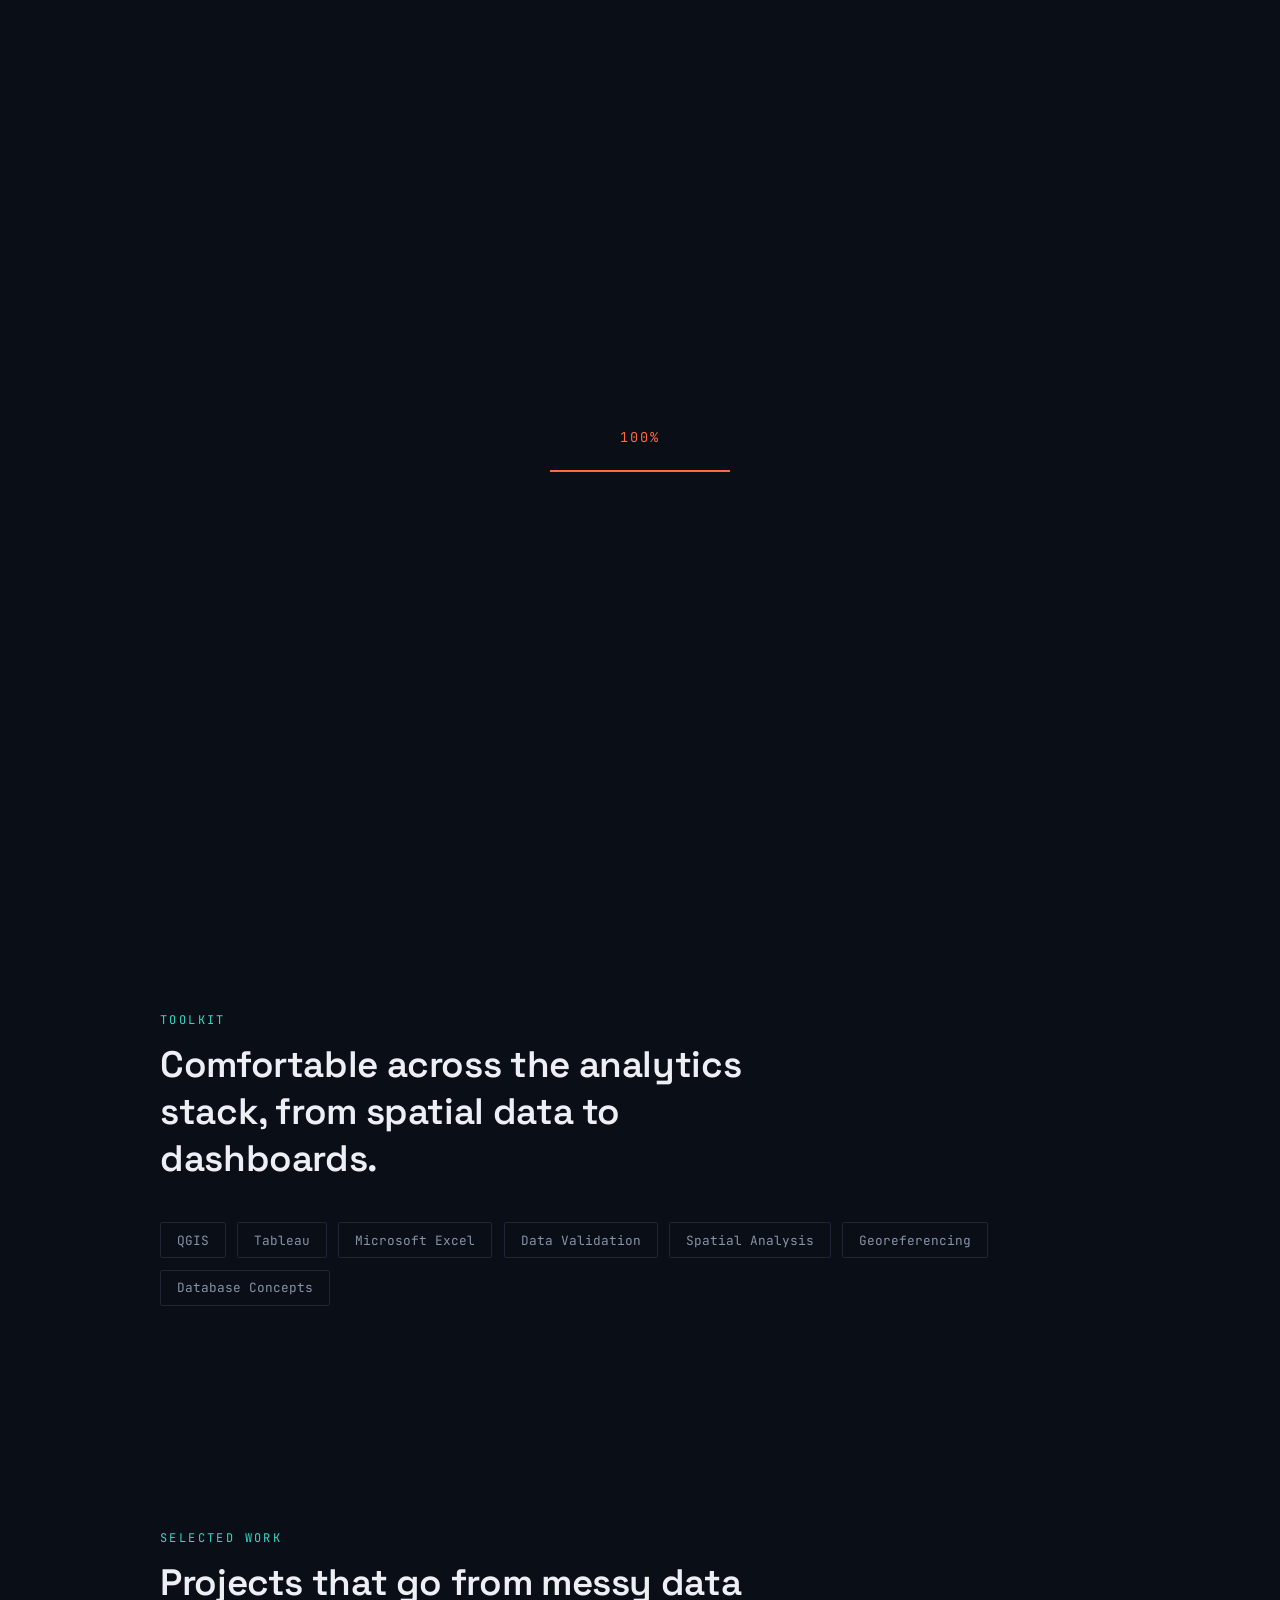
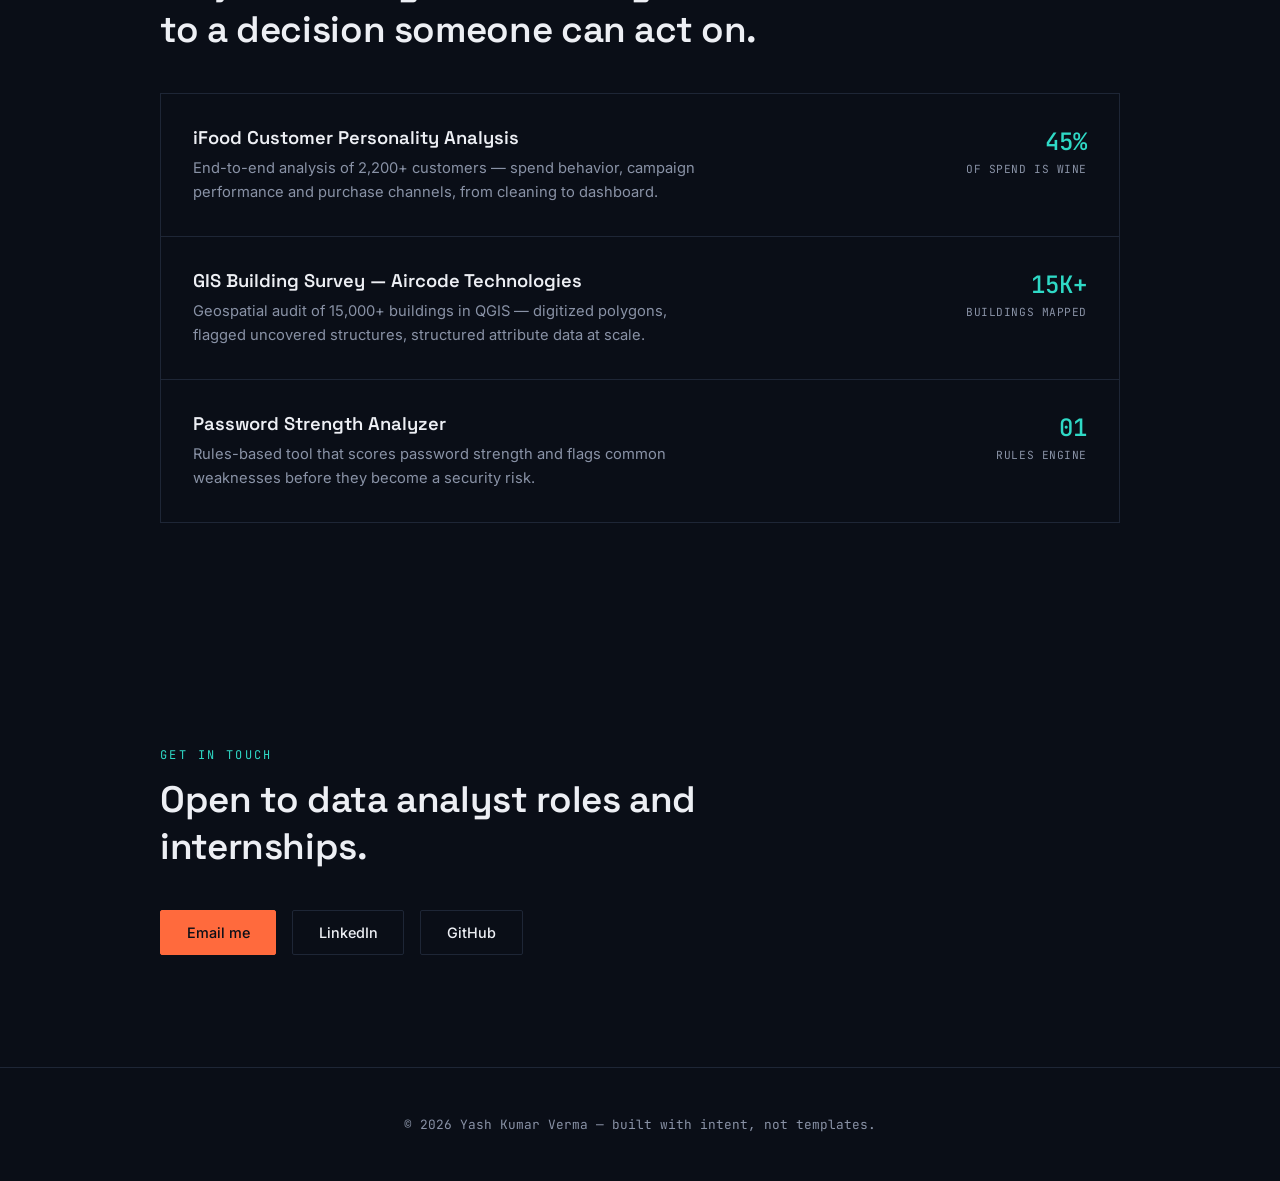
<file: index.html.html>
<!DOCTYPE html>
<html lang="en">
<head>
<meta charset="UTF-8">
<meta name="viewport" content="width=device-width, initial-scale=1.0">
<title>Yash Kumar Verma — Data Analyst</title>
<link rel="preconnect" href="https://fonts.googleapis.com">
<link href="https://fonts.googleapis.com/css2?family=Space+Grotesk:wght@400;500;600;700&family=JetBrains+Mono:wght@400;500&family=Inter:wght@400;500&display=swap" rel="stylesheet">
<style>
  :root{
    --bg:#0A0E17;
    --bg-soft:#0F1522;
    --ember:#FF6A3D;
    --ember-deep:#C4451F;
    --ember-hot:#FFC26B;
    --teal:#2FD9C6;
    --ink:#EDEFF4;
    --ink-dim:#8992A6;
    --line:#1E2636;
    --m1:#141C2E;
    --m2:#0E1524;
    --m3:#090D16;
  }
  *{margin:0;padding:0;box-sizing:border-box;}
  html{scroll-behavior:smooth;}
  body{
    background:var(--bg);
    color:var(--ink);
    font-family:'Inter',sans-serif;
    overflow-x:hidden;
  }
  @media (prefers-reduced-motion: reduce){
    *{animation-duration:0.01ms !important; animation-iteration-count:1 !important; transition-duration:0.01ms !important; scroll-behavior:auto !important;}
  }

  /* ===== LOADER ===== */
  #loader{
    position:fixed; inset:0; background:var(--bg);
    display:flex; flex-direction:column; align-items:center; justify-content:center;
    z-index:999; gap:1.5rem; transition:opacity .6s ease, visibility .6s ease;
  }
  #loader.hide{opacity:0; visibility:hidden; pointer-events:none;}
  #loader-pct{
    font-family:'JetBrains Mono',monospace; font-size:.85rem; letter-spacing:.15em;
    color:var(--ember); text-transform:uppercase;
  }
  #loader-bar{width:180px; height:2px; background:var(--line); position:relative; overflow:hidden;}
  #loader-fill{position:absolute; left:0; top:0; height:100%; width:0%; background:var(--ember);}

  /* ===== NAV ===== */
  nav{
    position:fixed; top:0; left:0; right:0; z-index:100;
    display:flex; justify-content:space-between; align-items:center;
    padding:1.4rem 2.5rem; backdrop-filter:blur(8px);
    background:rgba(10,14,23,.7); border-bottom:1px solid var(--line);
    opacity:0; transform:translateY(-12px);
    transition:opacity .6s ease, transform .6s ease;
  }
  nav.show{opacity:1; transform:translateY(0);}
  .logo{font-family:'Space Grotesk',sans-serif; font-weight:700; font-size:1.05rem; letter-spacing:-.02em;}
  .logo span{color:var(--ember);}
  .navlinks{display:flex; gap:2rem; font-size:.85rem; color:var(--ink-dim);}
  .navlinks a{color:inherit; text-decoration:none; position:relative;}
  .navlinks a::after{
    content:''; position:absolute; left:0; bottom:-4px; width:0; height:1px;
    background:var(--ember); transition:width .3s ease;
  }
  .navlinks a:hover{color:var(--ink);}
  .navlinks a:hover::after{width:100%;}

  /* ===== HERO SCENE ===== */
  .hero{
    min-height:100vh; position:relative; overflow:hidden;
    display:flex; flex-direction:column; align-items:center; justify-content:flex-end;
    padding:0 1.5rem 4rem;
  }
  .sky{
    position:absolute; inset:0; z-index:0;
    background:radial-gradient(ellipse at 68% 62%, #2a1a12 0%, var(--bg) 55%, var(--bg) 100%);
  }
  #scene{
    position:absolute; inset:0; width:100%; height:100%; z-index:1;
  }
  .mtn-layer{ transition:none; }
  #stars circle{ animation:twinkle 4s ease-in-out infinite; }
  @keyframes twinkle{ 0%,100%{opacity:.15;} 50%{opacity:.7;} }

  #dragon-cursor-svg{
    position:fixed; inset:0; width:100%; height:100%;
    z-index:300; pointer-events:none;
  }

  .eyebrow{
    font-family:'JetBrains Mono',monospace; font-size:.75rem; letter-spacing:.2em;
    color:var(--teal); text-transform:uppercase; margin-bottom:1rem;
    opacity:0; transform:translateY(10px); z-index:2; position:relative;
  }
  h1{
    font-family:'Space Grotesk',sans-serif; font-weight:700;
    font-size:clamp(2.2rem, 6.5vw, 4.2rem); line-height:1.02; letter-spacing:-.02em;
    z-index:2; position:relative; text-align:center;
  }
  h1 .line{display:block; overflow:hidden;}
  h1 .line span{display:inline-block; opacity:0; transform:translateY(110%);}
  h1 .accent{color:var(--ember);}
  .subhead{
    margin-top:1.3rem; max-width:480px; color:var(--ink-dim); font-size:1.02rem; line-height:1.6;
    opacity:0; transform:translateY(10px); z-index:2; position:relative; text-align:center;
  }
  .hero-cta{
    margin-top:2.2rem; display:flex; gap:1rem; z-index:2; position:relative;
    opacity:0; transform:translateY(10px);
  }
  .btn{
    font-family:'Inter',sans-serif; font-size:.9rem; font-weight:500;
    padding:.8rem 1.6rem; border-radius:2px; text-decoration:none;
    transition:transform .25s ease, background .25s ease, color .25s ease;
    border:1px solid var(--line);
  }
  .btn-fill{background:var(--ember); color:#0A0E17; border-color:var(--ember);}
  .btn-fill:hover{transform:translateY(-2px); background:#ff8158;}
  .btn-outline{color:var(--ink); }
  .btn-outline:hover{transform:translateY(-2px); border-color:var(--ink-dim);}

  /* ===== SECTION SHELL ===== */
  section:not(.hero){padding:7rem 2.5rem; max-width:1040px; margin:0 auto;}
  .kicker{
    font-family:'JetBrains Mono',monospace; font-size:.75rem; color:var(--teal);
    letter-spacing:.2em; text-transform:uppercase; margin-bottom:.8rem;
  }
  h2{
    font-family:'Space Grotesk',sans-serif; font-size:clamp(1.6rem,3.5vw,2.3rem);
    font-weight:600; letter-spacing:-.01em; margin-bottom:2.5rem; max-width:600px;
  }
  .reveal{opacity:0; transform:translateY(28px); transition:opacity .7s ease, transform .7s ease;}
  .reveal.in{opacity:1; transform:translateY(0);}
  .reveal-stagger > *{opacity:0; transform:translateY(24px); transition:opacity .6s ease, transform .6s ease;}
  .reveal-stagger.in > *{opacity:1; transform:translateY(0);}
  .reveal-stagger.in > *:nth-child(1){transition-delay:.05s;}
  .reveal-stagger.in > *:nth-child(2){transition-delay:.15s;}
  .reveal-stagger.in > *:nth-child(3){transition-delay:.25s;}
  .reveal-stagger.in > *:nth-child(4){transition-delay:.35s;}

  /* ===== SKILLS ===== */
  .tags{display:flex; flex-wrap:wrap; gap:.7rem;}
  .tag{
    font-family:'JetBrains Mono',monospace; font-size:.8rem;
    border:1px solid var(--line); padding:.55rem 1rem; border-radius:2px;
    color:var(--ink-dim); transition:border-color .25s ease, color .25s ease, transform .25s ease;
  }
  .tag:hover{border-color:var(--ember); color:var(--ink); transform:translateY(-2px);}

  /* ===== PROJECTS ===== */
  .projects{display:flex; flex-direction:column; gap:1px; background:var(--line); border:1px solid var(--line);}
  .project{
    background:var(--bg); padding:2rem; display:grid; grid-template-columns:1fr auto;
    gap:1.5rem; align-items:start; transition:background .3s ease;
  }
  .project:hover{background:var(--bg-soft);}
  .project h3{font-family:'Space Grotesk',sans-serif; font-size:1.15rem; font-weight:600; margin-bottom:.5rem;}
  .project p{color:var(--ink-dim); font-size:.92rem; line-height:1.6; max-width:520px;}
  .stat{ font-family:'JetBrains Mono',monospace; text-align:right; white-space:nowrap; }
  .stat b{display:block; font-size:1.5rem; color:var(--teal); font-weight:500;}
  .stat small{color:var(--ink-dim); font-size:.7rem; letter-spacing:.05em;}
  @media (max-width:640px){ .project{grid-template-columns:1fr;} .stat{text-align:left;} }

  footer{
    padding:3rem 2.5rem; text-align:center; color:var(--ink-dim);
    font-family:'JetBrains Mono',monospace; font-size:.8rem; border-top:1px solid var(--line);
  }

  /* ===== QUICK MESSAGE WIDGET ===== */
  #qm-toggle{
    position:fixed; bottom:1.8rem; right:1.8rem; z-index:200;
    width:56px; height:56px; border-radius:50%;
    background:var(--ember); border:none; cursor:pointer;
    display:flex; align-items:center; justify-content:center;
    box-shadow:0 4px 18px rgba(255,106,61,.35);
    transition:transform .25s ease, background .25s ease;
  }
  #qm-toggle:hover{ transform:translateY(-3px) scale(1.04); background:#ff8158; }
  #qm-toggle svg{ width:24px; height:24px; stroke:#0A0E17; }
  #qm-toggle .qm-close-icon{ display:none; }
  #qm-toggle.open .qm-chat-icon{ display:none; }
  #qm-toggle.open .qm-close-icon{ display:block; }

  #qm-panel{
    position:fixed; bottom:5.4rem; right:1.8rem; z-index:200;
    width:300px; max-width:calc(100vw - 3.2rem);
    background:var(--bg-soft); border:1px solid var(--line); border-radius:6px;
    box-shadow:0 12px 40px rgba(0,0,0,.5);
    opacity:0; transform:translateY(16px) scale(.97); pointer-events:none;
    transition:opacity .25s ease, transform .25s ease;
    overflow:hidden;
  }
  #qm-panel.open{ opacity:1; transform:translateY(0) scale(1); pointer-events:auto; }
  #qm-header{
    padding:1rem 1.2rem; border-bottom:1px solid var(--line);
    font-family:'Space Grotesk',sans-serif; font-weight:600; font-size:.95rem;
  }
  #qm-header span{ display:block; font-family:'JetBrains Mono',monospace; font-weight:400; font-size:.72rem; color:var(--ink-dim); margin-top:.2rem; }
  #qm-form{ padding:1.1rem 1.2rem 1.3rem; display:flex; flex-direction:column; gap:.7rem; }
  #qm-form input, #qm-form textarea{
    background:var(--bg); border:1px solid var(--line); color:var(--ink);
    font-family:'Inter',sans-serif; font-size:.85rem; padding:.65rem .8rem; border-radius:3px;
    resize:none; outline:none; transition:border-color .2s ease;
  }
  #qm-form input:focus, #qm-form textarea:focus{ border-color:var(--ember); }
  #qm-form button{
    font-family:'Inter',sans-serif; font-weight:500; font-size:.85rem;
    background:var(--ember); color:#0A0E17; border:none; padding:.7rem; border-radius:3px;
    cursor:pointer; transition:background .2s ease;
  }
  #qm-form button:hover{ background:#ff8158; }
</style>
</head>
<body>

<div id="loader">
  <div id="loader-pct">00%</div>
  <div id="loader-bar"><div id="loader-fill"></div></div>
</div>

<nav id="nav">
  <div class="logo">yash<span>.</span>verma</div>
  <div class="navlinks">
    <a href="#work">Work</a>
    <a href="#skills">Skills</a>
    <a href="#contact">Contact</a>
    <a href="https://github.com/yashverma1611" target="_blank">GitHub</a>
  </div>
</nav>

<section class="hero">
  <div class="sky"></div>

  <svg id="scene" viewBox="0 0 1000 620" preserveAspectRatio="xMidYMax slice">
    <defs>
      <linearGradient id="gradFlame" x1="0%" y1="0%" x2="100%" y2="50%">
        <stop offset="0%" stop-color="#FFC26B"/>
        <stop offset="45%" stop-color="#FF6A3D"/>
        <stop offset="100%" stop-color="#C4451F" stop-opacity="0"/>
      </linearGradient>
      <linearGradient id="gradBody" x1="0%" y1="0%" x2="100%" y2="100%">
        <stop offset="0%" stop-color="#1B2338"/>
        <stop offset="100%" stop-color="#0C1120"/>
      </linearGradient>
      <linearGradient id="gradWing" x1="0%" y1="0%" x2="100%" y2="100%">
        <stop offset="0%" stop-color="#FF7A50"/>
        <stop offset="65%" stop-color="#C4451F"/>
        <stop offset="100%" stop-color="#5A2313"/>
      </linearGradient>
      <filter id="softGlow" x="-60%" y="-60%" width="220%" height="220%">
        <feGaussianBlur stdDeviation="8" result="blur"/>
        <feMerge>
          <feMergeNode in="blur"/>
          <feMergeNode in="SourceGraphic"/>
        </feMerge>
      </filter>
    </defs>

    <!-- stars -->
    <g id="stars">
      <circle cx="60" cy="60" r="1.4" fill="#fff"/>
      <circle cx="160" cy="110" r="1" fill="#fff"/>
      <circle cx="240" cy="50" r="1.6" fill="#fff"/>
      <circle cx="340" cy="130" r="1" fill="#fff"/>
      <circle cx="80" cy="180" r="1.2" fill="#fff"/>
      <circle cx="420" cy="70" r="1" fill="#fff"/>
      <circle cx="900" cy="90" r="1.4" fill="#fff"/>
      <circle cx="820" cy="140" r="1" fill="#fff"/>
      <circle cx="960" cy="60" r="1.2" fill="#fff"/>
      <circle cx="700" cy="40" r="1" fill="#fff"/>
    </g>

    <!-- mountain layers (parallax) -->
    <path class="mtn-layer" data-speed="0.15" fill="var(--m1)" d="M0 420 L120 320 220 380 320 300 420 400 520 330 620 410 720 320 820 390 920 310 1000 380 1000 620 0 620 Z"/>
    <path class="mtn-layer" data-speed="0.3" fill="var(--m2)" d="M0 470 L100 400 200 450 300 390 420 460 540 400 660 470 780 410 900 460 1000 420 1000 620 0 620 Z"/>
    <path class="mtn-layer" data-speed="0.5" fill="var(--m3)" d="M0 540 L140 480 260 530 380 470 520 540 660 480 800 530 900 490 1000 520 1000 620 0 620 Z"/>
  </svg>


  <div class="eyebrow" id="eyebrow">Data Analyst · Lucknow, India</div>
  <h1>
    <span class="line"><span>Yash Kumar</span></span>
    <span class="line"><span class="accent">Verma.</span></span>
  </h1>
  <p class="subhead">I turn raw datasets into structured insight — QGIS, Tableau and Excel, sharpened through real-world GIS and analytics work.</p>
  <div class="hero-cta">
    <a class="btn btn-fill" href="#work">View projects</a>
    <a class="btn btn-outline" href="#contact">Get in touch</a>
  </div>
</section>

<section id="skills">
  <div class="kicker reveal">Toolkit</div>
  <h2 class="reveal">Comfortable across the analytics stack, from spatial data to dashboards.</h2>
  <div class="tags reveal-stagger">
    <div class="tag">QGIS</div>
    <div class="tag">Tableau</div>
    <div class="tag">Microsoft Excel</div>
    <div class="tag">Data Validation</div>
    <div class="tag">Spatial Analysis</div>
    <div class="tag">Georeferencing</div>
    <div class="tag">Database Concepts</div>
  </div>
</section>

<section id="work">
  <div class="kicker reveal">Selected work</div>
  <h2 class="reveal">Projects that go from messy data to a decision someone can act on.</h2>
  <div class="projects reveal-stagger">
    <div class="project">
      <div>
        <h3>iFood Customer Personality Analysis</h3>
        <p>End-to-end analysis of 2,200+ customers — spend behavior, campaign performance and purchase channels, from cleaning to dashboard.</p>
      </div>
      <div class="stat"><b>45%</b><small>OF SPEND IS WINE</small></div>
    </div>
    <div class="project">
      <div>
        <h3>GIS Building Survey — Aircode Technologies</h3>
        <p>Geospatial audit of 15,000+ buildings in QGIS — digitized polygons, flagged uncovered structures, structured attribute data at scale.</p>
      </div>
      <div class="stat"><b>15K+</b><small>BUILDINGS MAPPED</small></div>
    </div>
    <div class="project">
      <div>
        <h3>Password Strength Analyzer</h3>
        <p>Rules-based tool that scores password strength and flags common weaknesses before they become a security risk.</p>
      </div>
      <div class="stat"><b>01</b><small>RULES ENGINE</small></div>
    </div>
  </div>
</section>

<section id="contact">
  <div class="kicker reveal">Get in touch</div>
  <h2 class="reveal">Open to data analyst roles and internships.</h2>
  <div class="hero-cta reveal" style="margin-top:0;">
    <a class="btn btn-fill" href="mailto:90yashkumar@gmail.com">Email me</a>
    <a class="btn btn-outline" href="https://www.linkedin.com/in/yash-kumar-verma-7405a4405/" target="_blank">LinkedIn</a>
    <a class="btn btn-outline" href="https://github.com/yashverma1611" target="_blank">GitHub</a>
  </div>
</section>

<footer>© 2026 Yash Kumar Verma — built with intent, not templates.</footer>

<svg id="dragon-cursor-svg">
  <defs>
    <g id="Cabeza">
      <path fill="#FFC26B" d="M-28.9,-1.1L-28.55 -1.95Q-28.1 -3.1 -27.25 -2.95L-26.7 -2.95Q-27.7 -1.65 -28.9 -1.1M-18.35,-1.8Q-15.1 -10.3 -9.6 -6.05Q-15.1 -6.2 -18.35 -1.8M-18.35,1.1Q-15.1 5.45 -9.6 5.35Q-15.1 9.55 -18.35 1.1M-26.7,2.2L-27.25 2.25Q-28.1 2.4 -28.55 1.2L-28.9 0.35Q-27.7 0.9 -26.7 2.2" />
      <path fill="#12182A" d="M-21.05,-8.25Q-13.6 -15.95 -1.3 -12.1Q-7.85 -8.5 -5.85 -4.35Q-2.3 -4.85 10.5 0.15Q0 4.35 -5.85 3.65Q-7.85 7.75 -1.25 12.45Q-13.6 15.2 -21.05 7.5Q-29.55 4.05 -30.2 -0.35Q-29.55 -4.8 -21.05 -8.25M-26.7,-2.95L-27.25 -2.95Q-28.1 -3.1 -28.55 -1.95L-28.9 -1.1Q-27.7 -1.65 -26.7 -2.95M-9.6,-6.05Q-15.1 -10.3 -18.35 -1.8Q-15.1 -6.2 -9.6 -6.05M-9.6,5.35Q-15.1 5.45 -18.35 1.1Q-15.1 9.55 -9.6 5.35M-28.9,0.35L-28.55 1.2Q-28.1 2.4 -27.25 2.25L-26.7 2.2Q-27.7 0.9 -28.9 0.35" />
    </g>
    <g id="Aletas">
      <linearGradient id="finGrad" gradientUnits="userSpaceOnUse" gradientTransform="matrix(0.0935974, 0, 0, 0.188782, -20.55, 0)" spreadMethod="pad" x1="-819.2" y1="0" x2="819.2" y2="0">
        <stop offset="0" stop-color="#2FD9C6" stop-opacity="1" />
        <stop offset="1" stop-color="#0A0E17" stop-opacity="1" />
      </linearGradient>
      <path fill="url(#finGrad)" d="M29.75,-36.85Q-17.75 -61.45 -42.05 -40.95L-45.35 -38.35L-53.7 -41.15L-51.15 -44.85Q-34.85 -68.4 21 -57.8Q-32.2 -72.1 -50.25 -50Q-53.85 -45.65 -56.05 -41.95L-64.7 -43.35L-60.6 -50.3Q-45.9 -75.55 5.1 -79.35Q-2.2 -79.8 -9.45 -79.15Q-16.2 -78.55 -22.85 -77.15Q-29.85 -75.65 -36.5 -73Q-43.05 -70.4 -48.8 -66.85Q-54.55 -63.35 -56.8 -60.3L-60.5 -55.4Q-62.95 -52.1 -67 -43.55L-70.55 -43.55L-76.35 -42.95Q-74.6 -49.1 -71.85 -54.85Q-68.9 -61.25 -64.8 -67.1Q-60.8 -73 -55.45 -77.55Q-49.9 -82.35 -43.65 -85.85L-30.6 -92.7Q-24.05 -95.95 -17 -98.25Q-63.75 -86.35 -73.65 -57.1Q-75.75 -50.75 -77.45 -42.75Q-82.9 -41.75 -88 -39.65Q-87.65 -46.65 -86.3 -53.05Q-79.8 -89.8 -36.65 -117.2Q-80.65 -94.5 -87.55 -59.55Q-88.65 -54.15 -88.95 -39.4L-89.8 -38.85L-92.7 -37.6Q-93.75 -44.35 -94.1 -51.15Q-94.4 -58.2 -93.25 -65.1Q-92.15 -72.5 -90.05 -79.65Q-88.05 -86.55 -85 -93Q-82.1 -99.3 -78.45 -105.15Q-74.6 -111.35 -70.25 -117.25Q-65.95 -123.1 -61.1 -128.55Q-70.3 -119.35 -77.9 -108.7Q-86 -97.3 -90.8 -84.05Q-95.8 -70.5 -96 -56.15Q-96.1 -46 -94.05 -36.05L-93.25 -31.55Q-93.5 -35.65 -92.35 -36Q-79.85 -42 -66.6 -40.45Q-52.45 -38.85 -39.2 -33.25Q-28.3 -29.9 -21.25 -24.15Q-17.8 -23.3 -8.6 -15.6Q-12.1 -20.75 -16.75 -24.5Q-24.55 -30.7 -34.25 -34.05L-42.55 -37Q-38.9 -41.25 -31.5 -43.25Q-24.05 -45.3 -16.2 -46.3Q-8.35 -47.35 -1 -46Q5.95 -44.75 12.75 -42.85Q19.85 -40.9 29.75 -36.85M-92.45,-27.35L-94.95 -36.25Q-109.7 -105 -27.95 -154.65Q-98.65 -103.8 -91.75 -39.4L-89.95 -40.2Q-92.2 -105.25 -5.6 -130.9Q-78.8 -99.95 -87.45 -40.9Q-83.15 -42.95 -78.45 -43.95Q-70 -101.3 17.65 -103.8Q-56.9 -93.4 -74.5 -44.55L-67.4 -45.45Q-49.1 -94.95 39.25 -75.65Q-36.75 -84.35 -62.25 -44.25L-57.3 -43.6Q-31.65 -86.5 56.15 -46.05Q-20.3 -73.35 -51.35 -41.7L-45.95 -39.75Q-17.85 -71.35 51.85 -24.8Q-8.7 -56.4 -39.75 -37.05Q-28.15 -34.05 -14.25 -24.45Q-8.6 -19.85 -5.8 -16.95Q5.95 -2.4 20 0Q5.95 2.4 -5.8 16.95Q-8.6 19.85 -14.25 24.45Q-28.15 34.05 -39.75 37.05Q-8.7 56.4 51.85 24.8Q-17.85 71.35 -45.95 39.75L-51.35 41.7Q-20.3 73.35 56.15 46.1Q-31.65 86.5 -57.3 43.65L-62.25 44.3Q-36.75 84.35 39.25 75.7Q-49.1 94.95 -67.4 45.5L-74.5 44.6Q-56.9 93.4 17.65 103.85Q-70 101.3 -78.45 43.95Q-83.15 42.95 -87.45 40.9Q-78.8 99.95 -5.6 130.9Q-92.2 105.25 -89.95 40.25L-91.75 39.4Q-98.65 103.8 -27.95 154.65Q-109.7 105 -94.95 36.3L-92.45 27.35Q-93.05 33.9 -92.05 34.75Q-91.1 35.55 -88.95 36.7L-87.95 37Q-83.7 38.25 -79.05 38.8L-77.25 38.95Q-72.55 39.3 -67.5 38.85L-65.45 38.65Q-44.4 36.05 -17.8 19.6Q-9.9 12.8 -15.15 4.4Q-18.15 3.15 -19 0Q-18.15 -3.15 -15.15 -4.4Q-9.9 -12.8 -17.8 -19.6L-17.8 -19.55Q-44.4 -36.05 -65.45 -38.6L-67.5 -38.8Q-72.55 -39.3 -77.25 -38.95L-79.05 -38.75Q-83.7 -38.25 -87.95 -36.95L-88.95 -36.65Q-91.1 -35.55 -92.05 -34.7Q-93.05 -33.9 -92.45 -27.35M-8.6,15.6Q-17.8 23.3 -21.25 24.2Q-28.3 29.9 -39.2 33.3Q-52.45 38.85 -66.6 40.5Q-79.85 42 -92.35 36Q-93.5 35.65 -93.25 31.55L-94.05 36.1Q-96.1 46.05 -96 56.15Q-95.8 70.5 -90.8 84.1Q-86 97.3 -77.9 108.75Q-70.3 119.35 -61.1 128.6Q-65.95 123.1 -70.25 117.25Q-74.6 111.35 -78.45 105.15Q-82.1 99.3 -85 93Q-88.05 86.55 -90.05 79.7Q-92.15 72.5 -93.25 65.1Q-94.4 58.2 -94.1 51.2Q-93.75 44.35 -92.7 37.6L-89.8 38.9L-88.95 39.45Q-88.65 54.15 -87.55 59.55Q-80.65 94.5 -36.65 117.25Q-79.8 89.8 -86.3 53.1Q-87.65 46.65 -88 39.65Q-82.9 41.75 -77.45 42.75Q-75.75 50.75 -73.65 57.15Q-63.75 86.35 -17 98.3Q-24.05 95.95 -30.6 92.75L-43.65 85.9Q-49.9 82.35 -55.45 77.6Q-60.8 73 -64.8 67.15Q-68.9 61.25 -71.85 54.85Q-74.6 49.1 -76.35 42.95L-70.55 43.6L-67 43.6Q-62.95 52.1 -60.5 55.4L-56.8 60.35Q-54.55 63.35 -48.8 66.9Q-43.05 70.4 -36.5 73Q-29.85 75.65 -22.85 77.15Q-16.2 78.55 -9.45 79.15Q-2.2 79.8 5.1 79.35Q-45.9 75.55 -60.6 50.3L-64.7 43.4L-56.05 41.95Q-53.85 45.65 -50.25 50Q-32.2 72.1 21 57.85Q-34.85 68.4 -51.15 44.85L-53.7 41.2L-45.35 38.35L-42.05 40.95Q-17.75 61.45 29.75 36.85Q19.85 40.9 12.75 42.9Q5.95 44.75 -1 46Q-8.35 47.35 -16.2 46.35Q-24.05 45.3 -31.5 43.3Q-38.9 41.25 -42.55 37.05L-34.25 34.05Q-24.55 30.7 -16.75 24.5Q-12.1 20.75 -8.6 15.6" />
    </g>
    <g id="Espina">
      <linearGradient id="spineGrad1" gradientUnits="userSpaceOnUse" gradientTransform="matrix(0.0229492, 0, 0, -0.0152893, 0, 0.05)" spreadMethod="pad" x1="-819.2" y1="0" x2="819.2" y2="0">
        <stop offset="0" stop-color="#FFC26B" stop-opacity="1" />
        <stop offset="1" stop-color="#7A2E12" stop-opacity="1" />
      </linearGradient>
      <path fill="url(#spineGrad1)" d="M-18.8,0Q-17.85 -5.7 -12.3 -9.6Q-11.2 -5.35 -6.5 -8.25L-6.45 -8.2L-6.2 -8.3Q1.25 -16.25 6.65 -12.4Q0.05 -12.55 0 -5.95Q2.7 -2.4 7.75 -4.1Q18 -1.45 18.8 0L-18.8 0" />
      <linearGradient id="spineGrad2" gradientUnits="userSpaceOnUse" gradientTransform="matrix(0.0229492, 0, 0, 0.0152893, 0, -0.05)" spreadMethod="pad" x1="-819.2" y1="0" x2="819.2" y2="0">
        <stop offset="0" stop-color="#FFC26B" stop-opacity="1" />
        <stop offset="1" stop-color="#7A2E12" stop-opacity="1" />
      </linearGradient>
      <path fill="url(#spineGrad2)" d="M18.8,0Q18 1.45 7.75 4.1Q2.7 2.4 0 5.95Q0.05 12.55 6.65 12.4Q1.25 16.25 -6.2 8.35Q-6.35 8.25 -6.45 8.25L-6.5 8.25Q-11.2 5.35 -12.3 9.6Q-17.85 5.7 -18.8 0L18.8 0" />
    </g>
  </defs>
  <g id="dragon-screen" />
</svg>

<button id="qm-toggle" aria-label="Send a quick message">
  <svg class="qm-chat-icon" viewBox="0 0 24 24" fill="none" stroke-width="2" stroke-linecap="round" stroke-linejoin="round"><path d="M21 11.5a8.38 8.38 0 0 1-.9 3.8 8.5 8.5 0 0 1-7.6 4.7 8.38 8.38 0 0 1-3.8-.9L3 21l1.9-5.7a8.38 8.38 0 0 1-.9-3.8 8.5 8.5 0 0 1 4.7-7.6 8.38 8.38 0 0 1 3.8-.9h.5a8.48 8.48 0 0 1 8 8v.5z"/></svg>
  <svg class="qm-close-icon" viewBox="0 0 24 24" fill="none" stroke-width="2" stroke-linecap="round" stroke-linejoin="round"><path d="M18 6 6 18M6 6l12 12"/></svg>
</button>

<div id="qm-panel">
  <div id="qm-header">
    Send a quick message
    <span>Usually replies within a day</span>
  </div>
  <form id="qm-form">
    <input type="text" id="qm-name" placeholder="Your name" required>
    <input type="email" id="qm-email" placeholder="Your email" required>
    <textarea id="qm-msg" rows="3" placeholder="What's on your mind?" required></textarea>
    <button type="submit">Send message</button>
  </form>
</div>

<script>
// ---- loader ----
const pct = document.getElementById('loader-pct');
const fill = document.getElementById('loader-fill');
let p = 0;
const loadTimer = setInterval(()=>{
  p += Math.random()*18;
  if(p >= 100){ p = 100; clearInterval(loadTimer); finishLoad(); }
  pct.textContent = String(Math.floor(p)).padStart(2,'0') + '%';
  fill.style.width = p + '%';
}, 140);

function finishLoad(){
  setTimeout(()=>{
    document.getElementById('loader').classList.add('hide');
    document.getElementById('nav').classList.add('show');
    revealHeroText();
  }, 300);
}

function revealHeroText(){
  const eyebrow = document.getElementById('eyebrow');
  eyebrow.style.transition = 'opacity .6s ease, transform .6s ease';
  eyebrow.style.opacity = '1';
  eyebrow.style.transform = 'translateY(0)';

  document.querySelectorAll('h1 .line span').forEach((span, i)=>{
    setTimeout(()=>{
      span.style.transition = 'transform .7s cubic-bezier(.2,.8,.2,1)';
      span.style.opacity = '1';
      span.style.transform = 'translateY(0)';
    }, 150 + i*140);
  });

  const sub = document.querySelector('.subhead');
  const cta = document.querySelector('.hero-cta');
  setTimeout(()=>{
    [sub, cta].forEach(el=>{
      el.style.transition = 'opacity .6s ease, transform .6s ease';
      el.style.opacity = '1';
      el.style.transform = 'translateY(0)';
    });
  }, 500);
}

const layers = document.querySelectorAll('.mtn-layer');
window.addEventListener('scroll', ()=>{
  const y = window.scrollY;
  layers.forEach(l=>{
    const speed = parseFloat(l.dataset.speed);
    l.style.transform = `translateY(${y*speed*-0.4}px)`;
  });
}, {passive:true});

// ---- scroll reveals ----
const io = new IntersectionObserver((entries)=>{
  entries.forEach(entry=>{
    if(entry.isIntersecting){
      entry.target.classList.add('in');
      io.unobserve(entry.target);
    }
  });
}, {threshold:0.15});

document.querySelectorAll('.reveal, .reveal-stagger').forEach(el=> io.observe(el));

// ---- quick message widget ----
const qmToggle = document.getElementById('qm-toggle');
const qmPanel = document.getElementById('qm-panel');
qmToggle.addEventListener('click', ()=>{
  const open = qmPanel.classList.toggle('open');
  qmToggle.classList.toggle('open', open);
});
document.getElementById('qm-form').addEventListener('submit', (e)=>{
  e.preventDefault();
  const name = document.getElementById('qm-name').value;
  const email = document.getElementById('qm-email').value;
  const msg = document.getElementById('qm-msg').value;
  const subject = encodeURIComponent('Portfolio message from ' + name);
  const body = encodeURIComponent(msg + '\n\n— ' + name + ' (' + email + ')');
  window.location.href = `mailto:90yashkumar@gmail.com?subject=${subject}&body=${body}`;
});

// ---- dragon cursor effect: adapted from uploaded reference, recolored to site palette ----
(function(){
  const svgNS = "http://www.w3.org/2000/svg";
  const xlinkNS = "http://www.w3.org/1999/xlink";
  const screenG = document.getElementById("dragon-screen");
  if(!screenG) return;

  let width = window.innerWidth, height = window.innerHeight;
  function resize(){ width = window.innerWidth; height = window.innerHeight; }
  window.addEventListener("resize", resize, false);

  const pointer = { x: width/2, y: height/2 };
  window.addEventListener("pointermove", (e)=>{
    pointer.x = e.clientX; pointer.y = e.clientY;
    rad = 0;
  }, false);
  window.addEventListener("touchmove", (e)=>{
    if(e.touches[0]){ pointer.x = e.touches[0].clientX; pointer.y = e.touches[0].clientY; rad = 0; }
  }, {passive:true});

  const N = 34;
  const SIZE_MULT = 0.275;
  const elems = [];
  for (let i = 0; i < N; i++) elems[i] = { use: null, x: width/2, y: 0 };
  let frm = Math.random();
  let rad = 0;
  const radm = Math.min(pointer.x, pointer.y) - 20;

  function prepend(use, i){
    const elem = document.createElementNS(svgNS, "use");
    elems[i].use = elem;
    elem.setAttributeNS(xlinkNS, "xlink:href", "#" + use);
    screenG.prepend(elem);
  }
  for (let i = 1; i < N; i++) {
    if (i === 1) prepend("Cabeza", i);
    else if (i === 7 || i === 13) prepend("Aletas", i);
    else prepend("Espina", i);
  }

  function run(){
    requestAnimationFrame(run);
    let e = elems[0];
    const ax = (Math.cos(3*frm) * rad * width) / height;
    const ay = (Math.sin(4*frm) * rad * height) / width;
    e.x += (ax + pointer.x - e.x) / 10;
    e.y += (ay + pointer.y - e.y) / 10;
    for (let i = 1; i < N; i++) {
      let e = elems[i];
      let ep = elems[i-1];
      const a = Math.atan2(e.y - ep.y, e.x - ep.x);
      e.x += (ep.x - e.x + (Math.cos(a) * (100-i)) / 5) / 4;
      e.y += (ep.y - e.y + (Math.sin(a) * (100-i)) / 5) / 4;
      const s = SIZE_MULT * (162 + 4*(1-i)) / 50;
      e.use.setAttributeNS(null, "transform",
        `translate(${(ep.x+e.x)/2},${(ep.y+e.y)/2}) rotate(${(180/Math.PI)*a}) scale(${s},${s})`);
    }
    if (rad < radm) rad++;
    frm += 0.003;
    if (rad > 60) {
      pointer.x += (width/2 - pointer.x) * 0.05;
      pointer.y += (height/2 - pointer.y) * 0.05;
    }
  }
  run();
})();
</script>

</body>
</html>
</file>
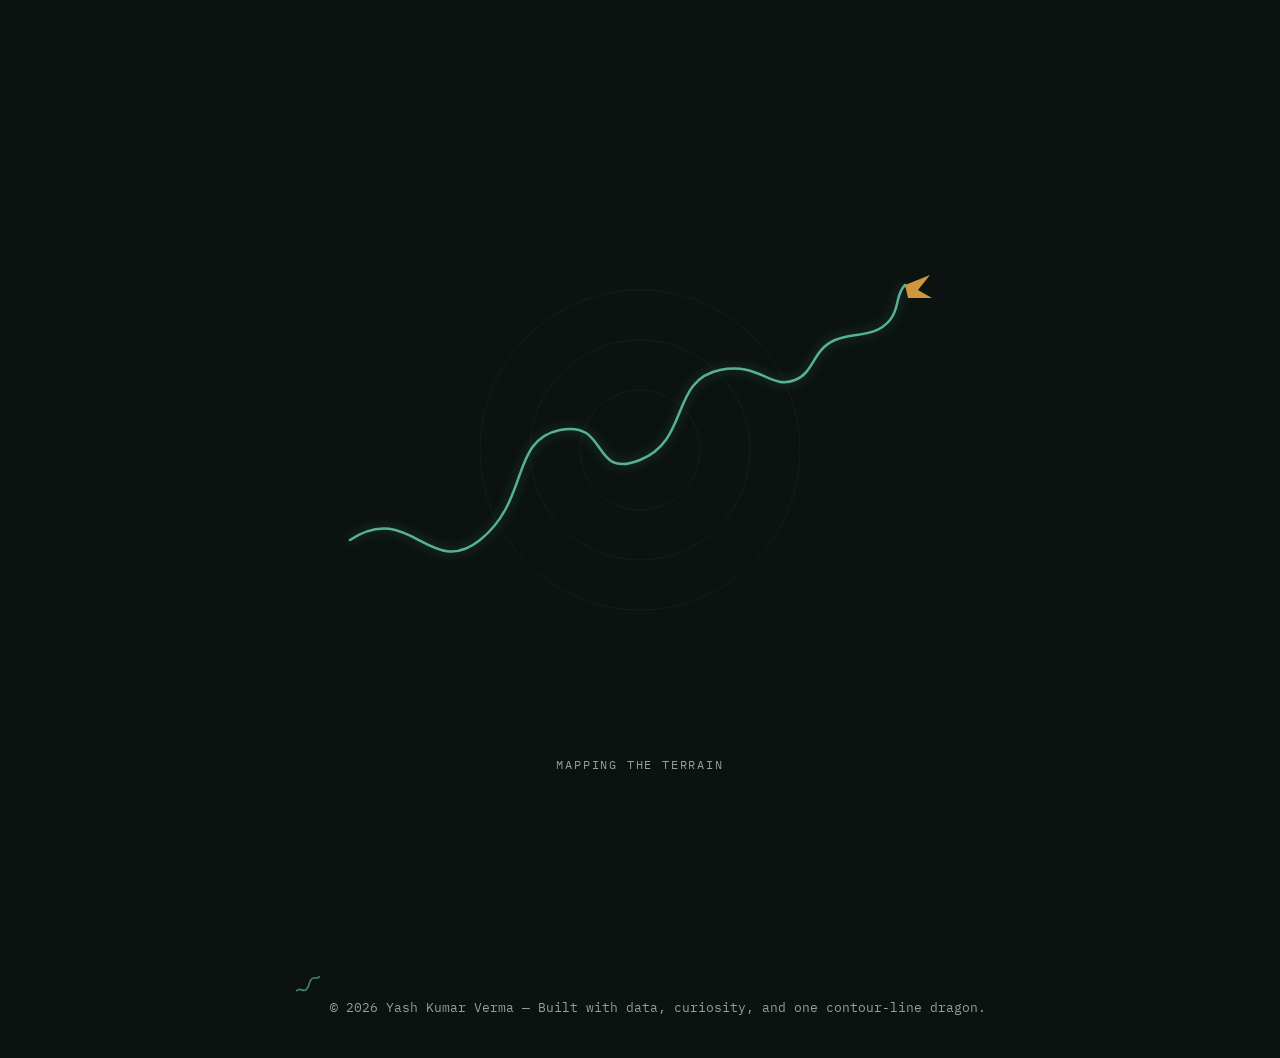
<file: portfolio (1).html>
<!DOCTYPE html>
<html lang="en">
<head>
<!-- Google tag (gtag.js) -->
<script async src="https://www.googletagmanager.com/gtag/js?id=G-EFCTYYZJJ2"></script>
<script>
  window.dataLayer = window.dataLayer || [];
  function gtag(){dataLayer.push(arguments);}
  gtag('js', new Date());
  gtag('config', 'G-EFCTYYZJJ2');
</script>
<meta charset="UTF-8">
<meta name="viewport" content="width=device-width, initial-scale=1.0">
<title>Yash Kumar Verma — Data Analyst</title>
<link rel="preconnect" href="https://fonts.googleapis.com">
<link rel="preconnect" href="https://fonts.gstatic.com" crossorigin>
<link href="https://fonts.googleapis.com/css2?family=Fraunces:opsz,wght@9..144,500;9..144,600;9..144,900&family=IBM+Plex+Sans:wght@400;500;600&family=IBM+Plex+Mono:wght@400;500&display=swap" rel="stylesheet">
<style>
  :root{
    --bg:#0B1210;
    --surface:#10201B;
    --surface-2:#152720;
    --accent-jade:#3B8168;
    --accent-jade-bright:#57B294;
    --accent-gold:#E3A542;
    --text:#EDEDE6;
    --text-muted:#8FA39A;
    --line:#22352C;
    --max-w:1080px;
  }

  *{box-sizing:border-box; margin:0; padding:0;}

  html{scroll-behavior:smooth;}

  body{
    background:var(--bg);
    color:var(--text);
    font-family:'IBM Plex Sans', sans-serif;
    line-height:1.6;
    overflow-x:hidden;
  }

  @media (prefers-reduced-motion: reduce){
    html{scroll-behavior:auto;}
    *{animation-duration:0.01ms !important; animation-iteration-count:1 !important; transition-duration:0.01ms !important;}
  }

  h1,h2,h3{font-family:'Fraunces', serif; font-weight:600; letter-spacing:-0.01em;}

  .mono{font-family:'IBM Plex Mono', monospace;}

  a{color:inherit;}

  /* ---------- Intro sequence ---------- */
  #intro{
    position:fixed; inset:0; z-index:1000;
    background:var(--bg);
    display:flex; align-items:center; justify-content:center;
    transition:opacity 0.9s ease, visibility 0.9s ease;
  }
  #intro.hide{opacity:0; visibility:hidden; pointer-events:none;}
  #intro svg{width:min(90vw, 700px); height:auto;}
  .contour-grid{stroke:var(--line); stroke-width:1;}
  .dragon-path{
    fill:none;
    stroke:var(--accent-jade-bright);
    stroke-width:2.5;
    stroke-linecap:round;
    stroke-linejoin:round;
    filter:drop-shadow(0 0 6px rgba(87,178,148,0.45));
  }
  .flash{
    position:fixed; inset:0; z-index:999;
    background:radial-gradient(circle at 50% 55%, var(--accent-gold) 0%, rgba(227,165,66,0.4) 35%, rgba(11,18,16,0) 70%);
    opacity:0;
    pointer-events:none;
  }
  .flash.fire{animation:fireFlash 1.1s ease forwards;}
  @keyframes fireFlash{
    0%{opacity:0;}
    45%{opacity:1;}
    100%{opacity:0;}
  }
  .intro-label{
    position:absolute; bottom:14%; left:50%; transform:translateX(-50%);
    font-family:'IBM Plex Mono', monospace; font-size:0.75rem; letter-spacing:0.15em;
    text-transform:uppercase; color:var(--text-muted);
    opacity:0; animation:fadeIn 0.6s ease 1.6s forwards;
  }
  @keyframes fadeIn{to{opacity:1;}}

  body.locked{overflow:hidden; height:100vh;}

  /* ---------- Background contour texture ---------- */
  .contour-bg{
    position:fixed; inset:0; z-index:-1;
    background-image:
      repeating-radial-gradient(circle at 15% 20%, transparent 0, transparent 60px, rgba(59,129,104,0.05) 61px, transparent 62px),
      repeating-radial-gradient(circle at 85% 75%, transparent 0, transparent 90px, rgba(227,165,66,0.04) 91px, transparent 92px);
    pointer-events:none;
  }

  /* ---------- Layout helpers ---------- */
  .wrap{max-width:var(--max-w); margin:0 auto; padding:0 1.75rem;}
  section{padding:6rem 0;}
  @media(max-width:700px){ section{padding:4rem 0;} }

  .eyebrow{
    font-family:'IBM Plex Mono', monospace;
    font-size:0.75rem; letter-spacing:0.18em; text-transform:uppercase;
    color:var(--accent-gold); margin-bottom:0.9rem; display:flex; align-items:center; gap:0.6rem;
  }
  .eyebrow::before{content:''; width:22px; height:1px; background:var(--accent-gold);}

  /* ---------- Nav ---------- */
  nav{
    position:sticky; top:0; z-index:100;
    background:rgba(11,18,16,0.85); backdrop-filter:blur(8px);
    border-bottom:1px solid var(--line);
  }
  nav .wrap{display:flex; align-items:center; justify-content:space-between; padding-top:1.1rem; padding-bottom:1.1rem;}
  .brand{display:flex; align-items:center; gap:0.6rem; font-family:'Fraunces', serif; font-weight:600; font-size:1.1rem;}
  .brand svg{width:26px; height:26px;}
  nav ul{list-style:none; display:flex; gap:2rem;}
  nav a{text-decoration:none; font-size:0.92rem; color:var(--text-muted); transition:color 0.2s;}
  nav a:hover, nav a:focus-visible{color:var(--accent-jade-bright);}
  nav a:focus-visible{outline:2px solid var(--accent-gold); outline-offset:4px;}
  nav a.nav-link.active{color:var(--accent-gold);}
  @media(max-width:640px){
    nav .wrap{padding-top:0.9rem; padding-bottom:0.9rem; flex-wrap:wrap; gap:0.7rem;}
    nav ul{gap:1.1rem; width:100%; overflow-x:auto; padding-bottom:0.2rem; -webkit-overflow-scrolling:touch;}
    nav ul li{flex-shrink:0;}
  }

  /* ---------- Page/tab switching ---------- */
  .page{display:none;}
  .page.active{display:block; animation:pageIn 0.5s ease;}
  @keyframes pageIn{
    from{opacity:0; transform:translateY(14px);}
    to{opacity:1; transform:translateY(0);}
  }
  @media (prefers-reduced-motion: reduce){ .page.active{animation:none;} }

  /* ---------- Hero ---------- */
  .hero{padding:7rem 0 6rem; position:relative;}
  .hero .eyebrow{margin-bottom:1.4rem;}
  .hero h1{font-size:clamp(2.6rem, 7vw, 4.6rem); line-height:1.02; max-width:11ch;}
  .hero .role{
    margin-top:1rem; font-size:clamp(1.1rem, 2.4vw, 1.4rem); color:var(--accent-jade-bright);
    font-family:'Fraunces', serif; font-style:italic; font-weight:500;
  }
  .hero p.lede{margin-top:1.6rem; max-width:56ch; color:var(--text-muted); font-size:1.05rem;}
  .hero .cta-row{margin-top:2.2rem; display:flex; gap:1rem; flex-wrap:wrap;}
  .btn{
    font-family:'IBM Plex Mono', monospace; font-size:0.85rem; letter-spacing:0.03em;
    padding:0.85rem 1.5rem; border-radius:2px; text-decoration:none;
    border:1px solid var(--accent-jade); transition:all 0.25s ease;
    display:inline-flex; align-items:center; gap:0.5rem;
  }
  .btn.primary{background:var(--accent-jade); color:var(--bg); font-weight:600;}
  .btn.primary:hover{background:var(--accent-jade-bright); border-color:var(--accent-jade-bright);}
  .btn.ghost{color:var(--text); border-color:var(--line);}
  .btn.ghost:hover{border-color:var(--accent-gold); color:var(--accent-gold);}

  .stat-strip{
    margin-top:3.5rem; display:grid; grid-template-columns:repeat(3,1fr); gap:1px;
    background:var(--line); border:1px solid var(--line);
  }
  .stat{background:var(--surface); padding:1.4rem 1.2rem;}
  .stat .num{font-family:'IBM Plex Mono', monospace; font-size:1.6rem; color:var(--accent-gold); font-weight:500;}
  .stat .label{font-size:0.8rem; color:var(--text-muted); margin-top:0.3rem;}
  @media(max-width:640px){ .stat-strip{grid-template-columns:1fr;} }

  /* ---------- About ---------- */
  section#about p{color:var(--text-muted); margin-bottom:1rem;}
  .edu-card{
    background:var(--surface); border:1px solid var(--line); padding:1.6rem;
    border-left:2px solid var(--accent-jade);
  }
  .edu-card .eyebrow{margin-bottom:0.7rem;}
  .edu-card h3{font-size:1.1rem; font-weight:600;}
  .edu-card .meta{color:var(--text-muted); font-size:0.9rem; margin-top:0.4rem; font-family:'IBM Plex Mono', monospace;}

  /* ---------- Skills ---------- */
  .skills-legend{
    display:flex; flex-wrap:wrap; gap:0.8rem;
  }
  .skill-chip{
    display:flex; align-items:center; gap:0.55rem;
    background:var(--surface); border:1px solid var(--line);
    padding:0.65rem 1rem; font-size:0.88rem;
    font-family:'IBM Plex Mono', monospace;
    transition:border-color 0.2s, transform 0.2s;
  }
  .skill-chip:hover{border-color:var(--accent-jade-bright); transform:translateY(-2px);}
  .skill-dot{width:8px; height:8px; border-radius:50%; background:var(--accent-jade-bright); flex-shrink:0;}
  .skill-chip:nth-child(3n+2) .skill-dot{background:var(--accent-gold);}
  .skill-chip:nth-child(3n) .skill-dot{background:#6BA5D1;}

  /* ---------- Timeline (Experience) ---------- */
  .timeline{position:relative; margin-top:2.5rem; padding-left:2.2rem;}
  .timeline::before{
    content:''; position:absolute; left:5px; top:6px; bottom:6px; width:1px;
    background:repeating-linear-gradient(var(--line), var(--line) 4px, transparent 4px, transparent 9px);
  }
  .t-item{position:relative; padding-bottom:2.6rem;}
  .t-item:last-child{padding-bottom:0;}
  .t-item::before{
    content:attr(data-n);
    position:absolute; left:-2.2rem; top:0; width:22px; height:22px;
    background:var(--bg); border:1px solid var(--accent-jade);
    border-radius:50%; display:flex; align-items:center; justify-content:center;
    font-family:'IBM Plex Mono', monospace; font-size:0.68rem; color:var(--accent-jade-bright);
  }
  .t-item h3{font-size:1.15rem;}
  .t-item .org{color:var(--accent-gold); font-family:'IBM Plex Mono', monospace; font-size:0.85rem; margin-top:0.2rem;}
  .t-item .when{color:var(--text-muted); font-size:0.82rem; font-family:'IBM Plex Mono', monospace; margin-top:0.15rem;}
  .t-item ul{margin-top:0.8rem; padding-left:1.2rem; color:var(--text-muted); font-size:0.94rem;}
  .t-item li{margin-bottom:0.4rem;}

  /* ---------- Projects ---------- */
  .project-grid{display:grid; grid-template-columns:repeat(2,1fr); gap:1.4rem; margin-top:2.5rem;}
  @media(max-width:760px){ .project-grid{grid-template-columns:1fr;} }
  .project-card{
    background:var(--surface); border:1px solid var(--line); padding:1.8rem;
    display:flex; flex-direction:column; transition:border-color 0.25s, transform 0.25s;
  }
  .project-card:hover{border-color:var(--accent-jade); transform:translateY(-3px);}
  .project-card h3{font-size:1.2rem;}
  .project-card .tag{
    font-family:'IBM Plex Mono', monospace; font-size:0.72rem; color:var(--accent-gold);
    text-transform:uppercase; letter-spacing:0.08em; margin-bottom:0.6rem;
  }
  .project-card p{color:var(--text-muted); font-size:0.93rem; margin-top:0.8rem; flex-grow:1;}
  .project-card .insights{margin-top:1rem; padding-top:1rem; border-top:1px dashed var(--line);}
  .project-card .insights div{font-size:0.85rem; color:var(--text-muted); margin-bottom:0.35rem; padding-left:1rem; position:relative;}
  .project-card .insights div::before{content:'→'; position:absolute; left:0; color:var(--accent-jade-bright);}
  .project-link{
    display:inline-block; margin-top:1rem; font-family:'IBM Plex Mono', monospace;
    font-size:0.82rem; color:var(--accent-gold); text-decoration:none; border-bottom:1px solid transparent;
  }
  .project-link:hover, .project-link:focus-visible{border-bottom-color:var(--accent-gold);}

  /* ---------- Contact ---------- */
  .contact-box{
    background:var(--surface); border:1px solid var(--line); padding:3rem;
    text-align:center; position:relative; overflow:hidden;
  }
  .contact-box h2{font-size:clamp(1.8rem, 4vw, 2.6rem);}
  .contact-box p{color:var(--text-muted); margin-top:1rem; max-width:48ch; margin-left:auto; margin-right:auto;}
  .contact-links{margin-top:2.2rem; display:flex; gap:1rem; justify-content:center; flex-wrap:wrap;}

  footer{padding:2.5rem 0; text-align:center; color:var(--text-muted); font-size:0.82rem; font-family:'IBM Plex Mono', monospace;}
  footer .dragon-mark{width:28px; height:28px; margin:0 auto 0.8rem; opacity:0.7;}

  /* reveal on scroll */
  .reveal{opacity:0; transform:translateY(18px); transition:opacity 0.7s ease, transform 0.7s ease;}
  .reveal.in{opacity:1; transform:translateY(0);}

  /* ---------- Contact form ---------- */
  .contact-form{margin-top:2.2rem; text-align:left; max-width:520px; margin-left:auto; margin-right:auto;}
  .form-row{display:flex; gap:0.8rem; margin-bottom:0.8rem;}
  @media(max-width:520px){ .form-row{flex-direction:column;} }
  .contact-form input, .contact-form textarea{
    width:100%; background:var(--surface-2); border:1px solid var(--line); color:var(--text);
    padding:0.75rem 0.9rem; font-family:'IBM Plex Sans', sans-serif; font-size:0.92rem;
    border-radius:2px; resize:vertical;
  }
  .contact-form textarea{margin-bottom:0.8rem;}
  .contact-form input:focus, .contact-form textarea:focus{outline:1px solid var(--accent-jade-bright); border-color:var(--accent-jade-bright);}
  .form-note{margin-top:0.7rem; font-size:0.76rem; color:var(--text-muted); text-align:center;}

  .qr-block{margin-top:2.4rem; padding-top:2rem; border-top:1px dashed var(--line); text-align:center;}
  .qr-block img{border-radius:4px; background:#EDEDE6; padding:8px;}
  .qr-caption{margin-top:0.6rem; font-size:0.75rem; color:var(--text-muted);}

  /* ---------- Floating chat widget ---------- */
  #chatWidget{position:fixed; bottom:1.6rem; right:1.6rem; z-index:500; font-family:'IBM Plex Sans', sans-serif;}
  #chatToggle{
    width:56px; height:56px; border-radius:50%; border:1px solid var(--accent-jade);
    background:var(--accent-jade); color:var(--bg); cursor:pointer;
    display:flex; align-items:center; justify-content:center;
    box-shadow:0 4px 18px rgba(0,0,0,0.4); transition:background 0.2s, transform 0.2s;
  }
  #chatToggle:hover{background:var(--accent-jade-bright); transform:scale(1.05);}
  #chatToggle svg{width:24px; height:24px;}
  #chatPanel{
    position:absolute; bottom:70px; right:0;
    width:min(340px, 88vw); max-height:70vh;
    background:var(--surface); border:1px solid var(--line);
    border-radius:6px; box-shadow:0 8px 30px rgba(0,0,0,0.5);
    display:flex; flex-direction:column; overflow:hidden;
    opacity:0; transform:translateY(12px) scale(0.98); pointer-events:none;
    transition:opacity 0.25s ease, transform 0.25s ease;
  }
  #chatWidget.open #chatPanel{opacity:1; transform:translateY(0) scale(1); pointer-events:auto;}
  .chat-header{
    padding:0.9rem 1.1rem; border-bottom:1px solid var(--line);
    display:flex; align-items:center; justify-content:space-between;
    font-family:'Fraunces', serif; font-weight:600; color:var(--text);
  }
  .chat-sub{font-size:0.65rem; color:var(--text-muted); font-weight:400; text-transform:uppercase; letter-spacing:0.06em;}
  #chatLog{flex:1; overflow-y:auto; padding:0.9rem 1.1rem; display:flex; flex-direction:column; gap:0.6rem; min-height:140px;}
  .chat-msg{max-width:85%; padding:0.6rem 0.85rem; border-radius:10px; font-size:0.86rem; line-height:1.45;}
  .chat-msg.bot{background:var(--surface-2); color:var(--text); align-self:flex-start; border-bottom-left-radius:2px;}
  .chat-msg.user{background:var(--accent-jade); color:var(--bg); align-self:flex-end; border-bottom-right-radius:2px;}
  .chat-quick{display:flex; flex-wrap:wrap; gap:0.4rem; padding:0 1.1rem 0.7rem;}
  .chat-quick button{
    font-family:'IBM Plex Mono', monospace; font-size:0.7rem; background:none;
    border:1px solid var(--line); color:var(--text-muted); padding:0.35rem 0.6rem;
    border-radius:20px; cursor:pointer; transition:border-color 0.2s, color 0.2s;
  }
  .chat-quick button:hover{border-color:var(--accent-gold); color:var(--accent-gold);}
  #chatForm{display:flex; gap:0.5rem; padding:0.8rem; border-top:1px solid var(--line);}
  #chatInput{
    flex:1; background:var(--surface-2); border:1px solid var(--line); color:var(--text);
    padding:0.6rem 0.8rem; border-radius:20px; font-size:0.85rem;
  }
  #chatInput:focus{outline:none; border-color:var(--accent-jade-bright);}
  #chatForm button{
    width:38px; height:38px; border-radius:50%; border:none; background:var(--accent-gold);
    color:var(--bg); display:flex; align-items:center; justify-content:center; cursor:pointer; flex-shrink:0;
  }
  #chatForm button svg{width:16px; height:16px;}

  /* ---------- Accordion (tap heading to expand) ---------- */
  .acc-trigger{
    all:unset; cursor:pointer; display:flex; align-items:center; justify-content:space-between;
    width:100%; gap:1rem;
  }
  .acc-trigger:focus-visible{outline:2px solid var(--accent-gold); outline-offset:4px;}
  .acc-chevron{
    flex-shrink:0; width:22px; height:22px; border:1px solid var(--line);
    border-radius:50%; display:flex; align-items:center; justify-content:center;
    transition:transform 0.3s ease, border-color 0.3s ease;
  }
  .acc-chevron svg{width:10px; height:10px; stroke:var(--accent-jade-bright);}
  .acc-trigger[aria-expanded="true"] .acc-chevron{transform:rotate(45deg); border-color:var(--accent-jade-bright);}
  .acc-panel{
    max-height:0; overflow:hidden; transition:max-height 0.4s ease, margin-top 0.4s ease;
  }
  .acc-panel.open{margin-top:0.8rem;}
  .t-item .org, .t-item .when{pointer-events:none;}
  .acc-trigger h3{pointer-events:none;}
  .tap-hint{font-family:'IBM Plex Mono', monospace; font-size:0.7rem; color:var(--text-muted); margin-top:0.4rem; opacity:0.7;}
</style>
</head>
<body class="locked">

  <!-- Intro -->
  <div id="intro" aria-hidden="true">
    <svg viewBox="0 0 700 420" xmlns="http://www.w3.org/2000/svg">
      <g class="contour-grid" opacity="0.35">
        <circle cx="350" cy="210" r="60" fill="none"/>
        <circle cx="350" cy="210" r="110" fill="none"/>
        <circle cx="350" cy="210" r="160" fill="none"/>
      </g>
      <path id="dragonPath" class="dragon-path"
        d="M 60,300 C 120,260 140,340 190,300 C 240,260 220,200 270,190 C 320,180 300,240 350,220 C 400,200 380,140 430,130 C 470,122 480,150 505,140 C 525,132 522,110 545,100 C 565,92 585,98 600,80 C 610,68 605,55 615,45"
        pathLength="1"/>
      <g id="dragonHead" opacity="0">
        <path d="M615,45 L640,35 L628,50 L642,58 L618,58 Z" fill="var(--accent-gold)" opacity="0.9"/>
      </g>
    </svg>
    <div class="intro-label">mapping the terrain</div>
  </div>
  <div class="flash" id="flash"></div>

  <div class="contour-bg"></div>

  <nav>
    <div class="wrap">
      <a href="#home" class="nav-link brand" data-target="home" style="text-decoration:none;">
        <svg viewBox="0 0 40 40" xmlns="http://www.w3.org/2000/svg">
          <path d="M4,28 C10,22 12,32 18,26 C24,20 20,12 28,10 C32,9 34,12 36,8" fill="none" stroke="var(--accent-jade-bright)" stroke-width="2.5" stroke-linecap="round"/>
        </svg>
        <span>Yash Kumar Verma</span>
      </a>
      <ul>
        <li><a href="#home" class="nav-link" data-target="home">Home</a></li>
        <li><a href="#about" class="nav-link" data-target="about">About</a></li>
        <li><a href="#education" class="nav-link" data-target="education">Education</a></li>
        <li><a href="#skills" class="nav-link" data-target="skills">Skills</a></li>
        <li><a href="#experience" class="nav-link" data-target="experience">Experience</a></li>
        <li><a href="#projects" class="nav-link" data-target="projects">Projects</a></li>
        <li><a href="#contact" class="nav-link" data-target="contact">Contact</a></li>
      </ul>
    </div>
  </nav>

  <header id="home" class="page active hero wrap">
    <div class="eyebrow reveal">Lucknow, India</div>
    <h1 class="reveal">Yash Kumar Verma</h1>
    <div class="role reveal">Aspiring Data Analyst</div>
    <p class="lede reveal">Aspiring Data Analyst with hands-on experience in QGIS, Tableau, and Excel-based analysis, gained through industry GIS training and AI-powered data analytics simulations. Skilled in translating raw datasets into structured insights, with a strong foundation in database concepts and problem-solving.</p>
    <div class="cta-row reveal">
      <a class="btn primary nav-link" href="#projects" data-target="projects">View projects</a>
      <a class="btn ghost nav-link" href="#contact" data-target="contact">Get in touch</a>
    </div>
    <div class="stat-strip reveal">
      <div class="stat"><div class="num">15,000+</div><div class="label">buildings mapped in QGIS</div></div>
      <div class="stat"><div class="num">2,200+</div><div class="label">customer records analyzed</div></div>
      <div class="stat"><div class="num">95%</div><div class="label">score, AI productivity course</div></div>
    </div>
  </header>

  <section id="about" class="page wrap">
    <div class="eyebrow reveal">About</div>
    <div class="reveal" style="max-width:65ch;">
      <p>I'm a BCA student in Lucknow building toward a career in data analysis — the kind of work where a messy spreadsheet or a raw geospatial file turns into something a decision-maker can actually use.</p>
      <p>My background spans two directions that meet in the middle: spatial data work (digitizing and structuring geospatial datasets in QGIS) and analytical work (Excel, Tableau, and AI-assisted data analytics simulations). Both come down to the same instinct — validate the data, find the pattern, explain it clearly.</p>
    </div>
  </section>

  <section id="education" class="page wrap">
    <div class="eyebrow reveal">Education</div>
    <div class="edu-card reveal">
      <button class="acc-trigger" aria-expanded="true">
        <h3>Bachelor's of Computer Application</h3>
        <span class="acc-chevron" style="transform:rotate(45deg);"><svg viewBox="0 0 24 24" fill="none" stroke-width="2" stroke-linecap="round"><path d="M12 5v14M5 12h14"/></svg></span>
      </button>
      <div class="acc-panel open" style="max-height:100px;">
        <div class="meta">City College of Management, Tiwariganj</div>
        <div class="meta">Jul 2025 — 2028 (in progress)</div>
      </div>

      <button class="acc-trigger" style="margin-top:1.4rem;" aria-expanded="false">
        <h3>12th — Science Stream (U.P. Board)</h3>
        <span class="acc-chevron"><svg viewBox="0 0 24 24" fill="none" stroke-width="2" stroke-linecap="round"><path d="M12 5v14M5 12h14"/></svg></span>
      </button>
      <div class="acc-panel">
        <div class="meta">Mahavir Inter College, Aliganj</div>
        <div class="meta">77.4% · Apr 2025</div>
      </div>

      <button class="acc-trigger" style="margin-top:1.4rem;" aria-expanded="false">
        <h3>10th (U.P. Board)</h3>
        <span class="acc-chevron"><svg viewBox="0 0 24 24" fill="none" stroke-width="2" stroke-linecap="round"><path d="M12 5v14M5 12h14"/></svg></span>
      </button>
      <div class="acc-panel">
        <div class="meta">Mahavir Inter College, Aliganj</div>
        <div class="meta">88.67% · Apr 2023</div>
      </div>
    </div>
  </section>

  <section id="skills" class="page wrap">
    <div class="eyebrow reveal">Skills</div>
    <div class="skills-legend reveal">
      <div class="skill-chip"><span class="skill-dot"></span>QGIS</div>
      <div class="skill-chip"><span class="skill-dot"></span>Tableau</div>
      <div class="skill-chip"><span class="skill-dot"></span>Microsoft Excel</div>
      <div class="skill-chip"><span class="skill-dot"></span>Data Analysis &amp; Validation</div>
      <div class="skill-chip"><span class="skill-dot"></span>Spatial Data Analysis</div>
      <div class="skill-chip"><span class="skill-dot"></span>Database Management</div>
      <div class="skill-chip"><span class="skill-dot"></span>Georeferencing</div>
      <div class="skill-chip"><span class="skill-dot"></span>Microsoft Word</div>
      <div class="skill-chip"><span class="skill-dot"></span>Problem Solving</div>
    </div>
  </section>

  <section id="experience" class="page wrap">
    <div class="eyebrow reveal">Experience &amp; Training</div>
    <div class="timeline">
      <div class="t-item reveal" data-n="1">
        <button class="acc-trigger" aria-expanded="false">
          <span>
            <h3>Digital Productivity with AI</h3>
            <div class="org">UNICEF Program</div>
            <div class="when">March 2026 · Course score 95%</div>
          </span>
          <span class="acc-chevron"><svg viewBox="0 0 24 24" fill="none" stroke-width="2" stroke-linecap="round"><path d="M12 5v14M5 12h14"/></svg></span>
        </button>
        <div class="acc-panel">
          <ul><li>Completed a course on applying AI tools to accelerate data-based workflows.</li></ul>
        </div>
      </div>
      <div class="t-item reveal" data-n="2">
        <button class="acc-trigger" aria-expanded="false">
          <span>
            <h3>GIS Trainee</h3>
            <div class="org">Aircode Technologies Pvt. Ltd.</div>
            <div class="when">Jul – Aug 2026 · 6-week industry training</div>
          </span>
          <span class="acc-chevron"><svg viewBox="0 0 24 24" fill="none" stroke-width="2" stroke-linecap="round"><path d="M12 5v14M5 12h14"/></svg></span>
        </button>
        <div class="acc-panel">
          <ul>
            <li>Analyzed raw geospatial location data for 15,000+ buildings using QGIS, identifying uncovered structures and digitizing precise building polygons.</li>
            <li>Collected and structured building-level attribute data — height, roof age, roof material, facade material and condition, and suburb density — into Excel across the full dataset.</li>
            <li>Gained practical exposure to GIS, geospatial data handling, and industrial workflow using QGIS.</li>
          </ul>
        </div>
      </div>
      <div class="t-item reveal" data-n="3">
        <button class="acc-trigger" aria-expanded="false">
          <span>
            <h3>AI for All</h3>
            <div class="org">TCS · Free Course</div>
            <div class="when">Completing August 2026</div>
          </span>
          <span class="acc-chevron"><svg viewBox="0 0 24 24" fill="none" stroke-width="2" stroke-linecap="round"><path d="M12 5v14M5 12h14"/></svg></span>
        </button>
        <div class="acc-panel">
          <ul><li>Learning practical applications of AI across daily productivity tasks, cybersecurity fundamentals, and data analysis.</li></ul>
        </div>
      </div>
      <div class="t-item reveal" data-n="4">
        <button class="acc-trigger" aria-expanded="false">
          <span>
            <h3>Tata AI-Powered Data Analytics Job Simulation</h3>
            <div class="org">Forage</div>
            <div class="when">Job simulation</div>
          </span>
          <span class="acc-chevron"><svg viewBox="0 0 24 24" fill="none" stroke-width="2" stroke-linecap="round"><path d="M12 5v14M5 12h14"/></svg></span>
        </button>
        <div class="acc-panel">
          <ul>
            <li>Performed exploratory data analysis on delinquency datasets, using GenAI tools for missing-data treatment, risk profiling, and synthetic data generation.</li>
            <li>Designed predictive model logic for customer delinquency and outlined an evaluation plan for model accuracy and reliability.</li>
            <li>Authored a two-page executive summary and recommendation framework for a Head of Collections, covering key risk factors, delinquency trends, and intervention strategies.</li>
            <li>Designed a presentation framework for an AI-powered collections system, incorporating bias guardrails and responsible AI principles.</li>
          </ul>
        </div>
      </div>
      <div class="t-item reveal" data-n="5">
        <button class="acc-trigger" aria-expanded="false">
          <span>
            <h3>Deloitte Data Analytics Job Simulation</h3>
            <div class="org">Forage</div>
            <div class="when">Job simulation</div>
          </span>
          <span class="acc-chevron"><svg viewBox="0 0 24 24" fill="none" stroke-width="2" stroke-linecap="round"><path d="M12 5v14M5 12h14"/></svg></span>
        </button>
        <div class="acc-panel">
          <ul>
            <li>Analyzed a provided Excel dataset to identify key trends, then built a Tableau dashboard to visualize findings.</li>
            <li>Updated and maintained the source Excel sheet to reflect analysis outputs, simulating an end-to-end data analyst workflow.</li>
          </ul>
        </div>
      </div>
    </div>
  </section>

  <section id="projects" class="page wrap">
    <div class="eyebrow reveal">Projects</div>
    <div class="project-grid">
      <div class="project-card reveal">
        <div class="tag">Data Analytics · Dashboard</div>
        <button class="acc-trigger" aria-expanded="false">
          <h3>Interactive Customer Analytics Dashboard</h3>
          <span class="acc-chevron"><svg viewBox="0 0 24 24" fill="none" stroke-width="2" stroke-linecap="round"><path d="M12 5v14M5 12h14"/></svg></span>
        </button>
        <div class="acc-panel">
          <p>Analyzed a real-world marketing dataset of 2,200+ customers (iFood Customer Personality Analysis, Kaggle) to uncover patterns in spending behavior, campaign performance, and purchase channels — built end-to-end from data cleaning to visualization.</p>
          <div class="insights">
            <div>Wine alone made up over 45% of total product spend</div>
            <div>Latest campaign response rate (~15%) more than doubled earlier ones (~6–7%)</div>
            <div>In-store purchases outpace web and catalog combined</div>
          </div>
          <a class="project-link" href="https://lnkd.in/p/dJYc69rs" target="_blank" rel="noopener">View on LinkedIn →</a>
        </div>
      </div>
      <div class="project-card reveal">
        <div class="tag">Security · Tool</div>
        <button class="acc-trigger" aria-expanded="false">
          <h3>Password Strength Analyzer</h3>
          <span class="acc-chevron"><svg viewBox="0 0 24 24" fill="none" stroke-width="2" stroke-linecap="round"><path d="M12 5v14M5 12h14"/></svg></span>
        </button>
        <div class="acc-panel">
          <p>A rules-based tool that checks password strength against common security criteria, giving instant feedback on how to improve a password's resilience.</p>
          <a class="project-link" href="https://github.com/yashverma1611/Password_security_Analyzer" target="_blank" rel="noopener">View on GitHub →</a>
        </div>
      </div>
    </div>
  </section>

  <section id="contact" class="page wrap">
    <div class="eyebrow reveal">Contact</div>
    <div class="contact-box reveal">
      <h2>Let's talk data.</h2>
      <p>Open to opportunities, internships, and conversations about data analysis, GIS, or anything spatial. Reach out any time.</p>
      <div class="contact-links">
        <a class="btn primary" href="mailto:90yashkumar@gmail.com">Email me</a>
        <a class="btn ghost" href="tel:+918858655356">+91 88586 55356</a>
        <a class="btn ghost" href="https://github.com/yashverma1611" target="_blank" rel="noopener">GitHub</a>
        <a class="btn ghost" href="https://www.linkedin.com/in/yash-kumar-verma-7405a4405/" target="_blank" rel="noopener">LinkedIn</a>
      </div>

      <form id="contactForm" class="contact-form">
        <div class="form-row">
          <input type="text" id="cf-name" placeholder="Your name" required>
          <input type="email" id="cf-email" placeholder="Your email" required>
        </div>
        <textarea id="cf-message" rows="4" placeholder="Your message" required></textarea>
        <button type="submit" class="btn primary" style="width:100%; justify-content:center;">Send message</button>
        <p class="form-note">Opens your email app with this pre-filled — nothing is sent from here.</p>
      </form>

      <div class="qr-block">
        <img src="[data-uri]" alt="QR code linking to yashverma1611.github.io" width="150" height="150">
        <p class="qr-caption mono">Scan to open this site on your phone</p>
      </div>
    </div>
  </section>

  <footer>
    <svg class="dragon-mark" viewBox="0 0 40 40" xmlns="http://www.w3.org/2000/svg">
      <path d="M4,28 C10,22 12,32 18,26 C24,20 20,12 28,10 C32,9 34,12 36,8" fill="none" stroke="var(--accent-jade-bright)" stroke-width="2.5" stroke-linecap="round"/>
    </svg>
    © 2026 Yash Kumar Verma — Built with data, curiosity, and one contour-line dragon.
  </footer>

  <!-- Floating FAQ chat widget -->
  <div id="chatWidget">
    <button id="chatToggle" aria-label="Open chat" aria-expanded="false">
      <svg id="chatIconOpen" viewBox="0 0 24 24" fill="none" stroke="currentColor" stroke-width="2" stroke-linecap="round" stroke-linejoin="round"><path d="M21 11.5a8.38 8.38 0 0 1-.9 3.8 8.5 8.5 0 0 1-7.6 4.7 8.38 8.38 0 0 1-3.8-.9L3 21l1.9-5.7a8.38 8.38 0 0 1-.9-3.8 8.5 8.5 0 0 1 4.7-7.6 8.38 8.38 0 0 1 3.8-.9h.5a8.48 8.48 0 0 1 8 8v.5z"/></svg>
      <svg id="chatIconClose" viewBox="0 0 24 24" fill="none" stroke="currentColor" stroke-width="2" stroke-linecap="round" stroke-linejoin="round" style="display:none;"><path d="M18 6L6 18M6 6l12 12"/></svg>
    </button>
    <div id="chatPanel" aria-hidden="true">
      <div class="chat-header">
        <span>Ask about Yash</span>
        <span class="chat-sub mono">no API · answers locally</span>
      </div>
      <div id="chatLog"></div>
      <div class="chat-quick" id="chatQuick"></div>
      <form id="chatForm">
        <input type="text" id="chatInput" placeholder="Ask about skills, projects, education…" autocomplete="off">
        <button type="submit" aria-label="Send">
          <svg viewBox="0 0 24 24" fill="none" stroke="currentColor" stroke-width="2" stroke-linecap="round" stroke-linejoin="round"><path d="M22 2L11 13M22 2l-7 20-4-9-9-4 20-7z"/></svg>
        </button>
      </form>
    </div>
  </div>

<script>
  // ----- Intro sequence -----
  (function(){
    var reduced = window.matchMedia('(prefers-reduced-motion: reduce)').matches;
    var introEl = document.getElementById('intro');
    var flash = document.getElementById('flash');
    var body = document.body;
    var path = document.getElementById('dragonPath');
    var head = document.getElementById('dragonHead');

    function finishIntro(){
      body.classList.remove('locked');
      introEl.classList.add('hide');
      setTimeout(function(){ introEl.style.display='none'; }, 950);
    }

    if(reduced){
      finishIntro();
    } else {
      var len = path.getTotalLength ? path.getTotalLength() : 1000;
      path.style.strokeDasharray = len;
      path.style.strokeDashoffset = len;
      path.getBoundingClientRect(); // force reflow
      path.style.transition = 'stroke-dashoffset 1.5s cubic-bezier(.65,.05,.36,1)';
      requestAnimationFrame(function(){
        path.style.strokeDashoffset = 0;
      });
      setTimeout(function(){ head.style.transition='opacity 0.3s'; head.style.opacity='1'; }, 1450);
      setTimeout(function(){
        flash.classList.add('fire');
      }, 1650);
      setTimeout(finishIntro, 2500);
    }

    // allow skipping the intro on click/tap
    introEl.addEventListener('click', finishIntro);
  })();

  // ----- Reveal (immediate, since sections are now paged not continuously scrolled) -----
  (function(){
    document.querySelectorAll('.reveal').forEach(function(el){
      el.classList.add('in');
    });
  })();

  // ----- Page/tab switching -----
  (function(){
    var navLinks = document.querySelectorAll('.nav-link');
    var pages = document.querySelectorAll('.page');

    function showPage(id){
      pages.forEach(function(p){ p.classList.toggle('active', p.id === id); });
      navLinks.forEach(function(l){ l.classList.toggle('active', l.getAttribute('data-target') === id); });
      window.scrollTo({top:0, behavior:'smooth'});
      // resize any open accordion panels now visible in this page
      requestAnimationFrame(function(){
        document.querySelectorAll('#' + id + ' .acc-panel.open').forEach(function(p){
          p.style.maxHeight = p.scrollHeight + 'px';
        });
      });
    }

    navLinks.forEach(function(link){
      link.addEventListener('click', function(e){
        e.preventDefault();
        var target = link.getAttribute('data-target');
        if(target){
          showPage(target);
          history.replaceState(null, '', '#' + target);
        }
      });
    });

    // deep-link support: open the section matching the URL hash on load
    var initial = (location.hash || '').replace('#','');
    var valid = Array.prototype.some.call(pages, function(p){ return p.id === initial; });
    if(valid){ showPage(initial); }
  })();

  // ----- Accordion: tap heading to expand/collapse -----
  (function(){
    var triggers = document.querySelectorAll('.acc-trigger');
    triggers.forEach(function(btn){
      var panel = btn.nextElementSibling;
      if(!panel || !panel.classList.contains('acc-panel')) return;

      function setOpen(open){
        btn.setAttribute('aria-expanded', open ? 'true' : 'false');
        if(open){
          panel.classList.add('open');
          panel.style.maxHeight = panel.scrollHeight + 'px';
        } else {
          panel.style.maxHeight = panel.scrollHeight + 'px'; // set current height first for transition
          requestAnimationFrame(function(){
            panel.style.maxHeight = '0px';
          });
          panel.classList.remove('open');
        }
      }

      // initial state from aria-expanded in markup
      setOpen(btn.getAttribute('aria-expanded') === 'true');

      btn.addEventListener('click', function(){
        var isOpen = btn.getAttribute('aria-expanded') === 'true';
        setOpen(!isOpen);
      });
    });

    // keep open panels sized correctly if fonts/layout shift after load
    window.addEventListener('load', function(){
      document.querySelectorAll('.acc-panel.open').forEach(function(p){
        p.style.maxHeight = p.scrollHeight + 'px';
      });
    });
  })();

  // ----- Contact form: opens visitor's email app, no backend/keys involved -----
  (function(){
    var form = document.getElementById('contactForm');
    if(!form) return;
    form.addEventListener('submit', function(e){
      e.preventDefault();
      var name = document.getElementById('cf-name').value.trim();
      var email = document.getElementById('cf-email').value.trim();
      var message = document.getElementById('cf-message').value.trim();
      var subject = encodeURIComponent('Portfolio contact from ' + name);
      var body = encodeURIComponent(message + '\n\n— ' + name + ' (' + email + ')');
      window.location.href = 'mailto:90yashkumar@gmail.com?subject=' + subject + '&body=' + body;
    });
  })();

  // ----- Local FAQ chatbot: no API, no key — answers from a fixed knowledge base -----
  (function(){
    var widget = document.getElementById('chatWidget');
    var toggle = document.getElementById('chatToggle');
    var panel = document.getElementById('chatPanel');
    var log = document.getElementById('chatLog');
    var quick = document.getElementById('chatQuick');
    var form = document.getElementById('chatForm');
    var input = document.getElementById('chatInput');
    var iconOpen = document.getElementById('chatIconOpen');
    var iconClose = document.getElementById('chatIconClose');
    if(!widget) return;

    var kb = [
      { keys:['skill','know','tool','tech','stack'],
        a:"Yash's core skills: QGIS, Tableau, Microsoft Excel, Data Analysis & Validation, Spatial Data Analysis, Database Management, Georeferencing, and Problem Solving." },
      { keys:['education','study','college','degree','bca','school','12th','10th'],
        a:"Yash is pursuing a BCA at City College of Management, Tiwariganj (2025–2028). He completed 12th (Science, U.P. Board) at 77.4% and 10th at 88.67%, both from Mahavir Inter College, Aliganj." },
      { keys:['experience','job','work','intern','training','gis trainee'],
        a:"Yash was a GIS Trainee at Aircode Technologies, where he mapped 15,000+ buildings in QGIS. He's also completed a UNICEF AI productivity course (95% score) and is finishing TCS's 'AI for All' course." },
      { keys:['project','dashboard','password','portfolio site','built'],
        a:"Two flagship projects: an Interactive Customer Analytics Dashboard (iFood dataset, 2,200+ customers) and a Password Strength Analyzer. Check the Projects tab for links to both." },
      { keys:['deloitte','tata','simulation','forage'],
        a:"Yash completed the Deloitte and Tata job simulations on Forage — covering Tableau dashboards, GenAI-assisted risk analysis, and executive reporting." },
      { keys:['contact','email','phone','reach','hire','linkedin','github'],
        a:"Best ways to reach Yash: email 90yashkumar@gmail.com, or check the Contact tab for phone, GitHub, and LinkedIn links." },
      { keys:['location','where','based','live','city'],
        a:"Yash is based in Lucknow, India." },
      { keys:['dragon'],
        a:"That's the site's signature touch — a jade contour-line dragon that draws itself on page load, tying into Yash's GIS/mapping background." },
      { keys:['who', 'yash', 'about'],
        a:"Yash Kumar Verma is an aspiring Data Analyst from Lucknow, blending GIS/spatial data work with Excel, Tableau, and AI-assisted analytics." }
    ];

    var fallback = "I can only answer from a fixed set of info about Yash right now — try asking about his skills, education, experience, or projects. For anything else, use the contact form or email him directly.";

    function addMsg(text, who){
      var el = document.createElement('div');
      el.className = 'chat-msg ' + who;
      el.textContent = text;
      log.appendChild(el);
      log.scrollTop = log.scrollHeight;
    }

    function answer(question){
      var q = question.toLowerCase();
      for(var i=0;i<kb.length;i++){
        for(var j=0;j<kb[i].keys.length;j++){
          if(q.indexOf(kb[i].keys[j]) !== -1){ return kb[i].a; }
        }
      }
      return fallback;
    }

    function openChat(){
      widget.classList.add('open');
      toggle.setAttribute('aria-expanded','true');
      panel.setAttribute('aria-hidden','false');
      iconOpen.style.display='none'; iconClose.style.display='block';
      input.focus();
    }
    function closeChat(){
      widget.classList.remove('open');
      toggle.setAttribute('aria-expanded','false');
      panel.setAttribute('aria-hidden','true');
      iconOpen.style.display='block'; iconClose.style.display='none';
    }

    toggle.addEventListener('click', function(){
      widget.classList.contains('open') ? closeChat() : openChat();
    });

    if(log.children.length === 0){
      addMsg("Hi! I'm a simple local FAQ bot — no external AI, nothing to leak. Ask me about Yash's skills, education, experience, or projects.", 'bot');
    }

    var quickQs = ['Skills?', 'Education?', 'Projects?', 'Contact?'];
    quickQs.forEach(function(qq){
      var b = document.createElement('button');
      b.type='button'; b.textContent = qq;
      b.addEventListener('click', function(){
        addMsg(qq, 'user');
        setTimeout(function(){ addMsg(answer(qq), 'bot'); }, 250);
      });
      quick.appendChild(b);
    });

    form.addEventListener('submit', function(e){
      e.preventDefault();
      var val = input.value.trim();
      if(!val) return;
      addMsg(val, 'user');
      input.value = '';
      setTimeout(function(){ addMsg(answer(val), 'bot'); }, 250);
    });
  })();
</script>

</body>
</html>
</file>
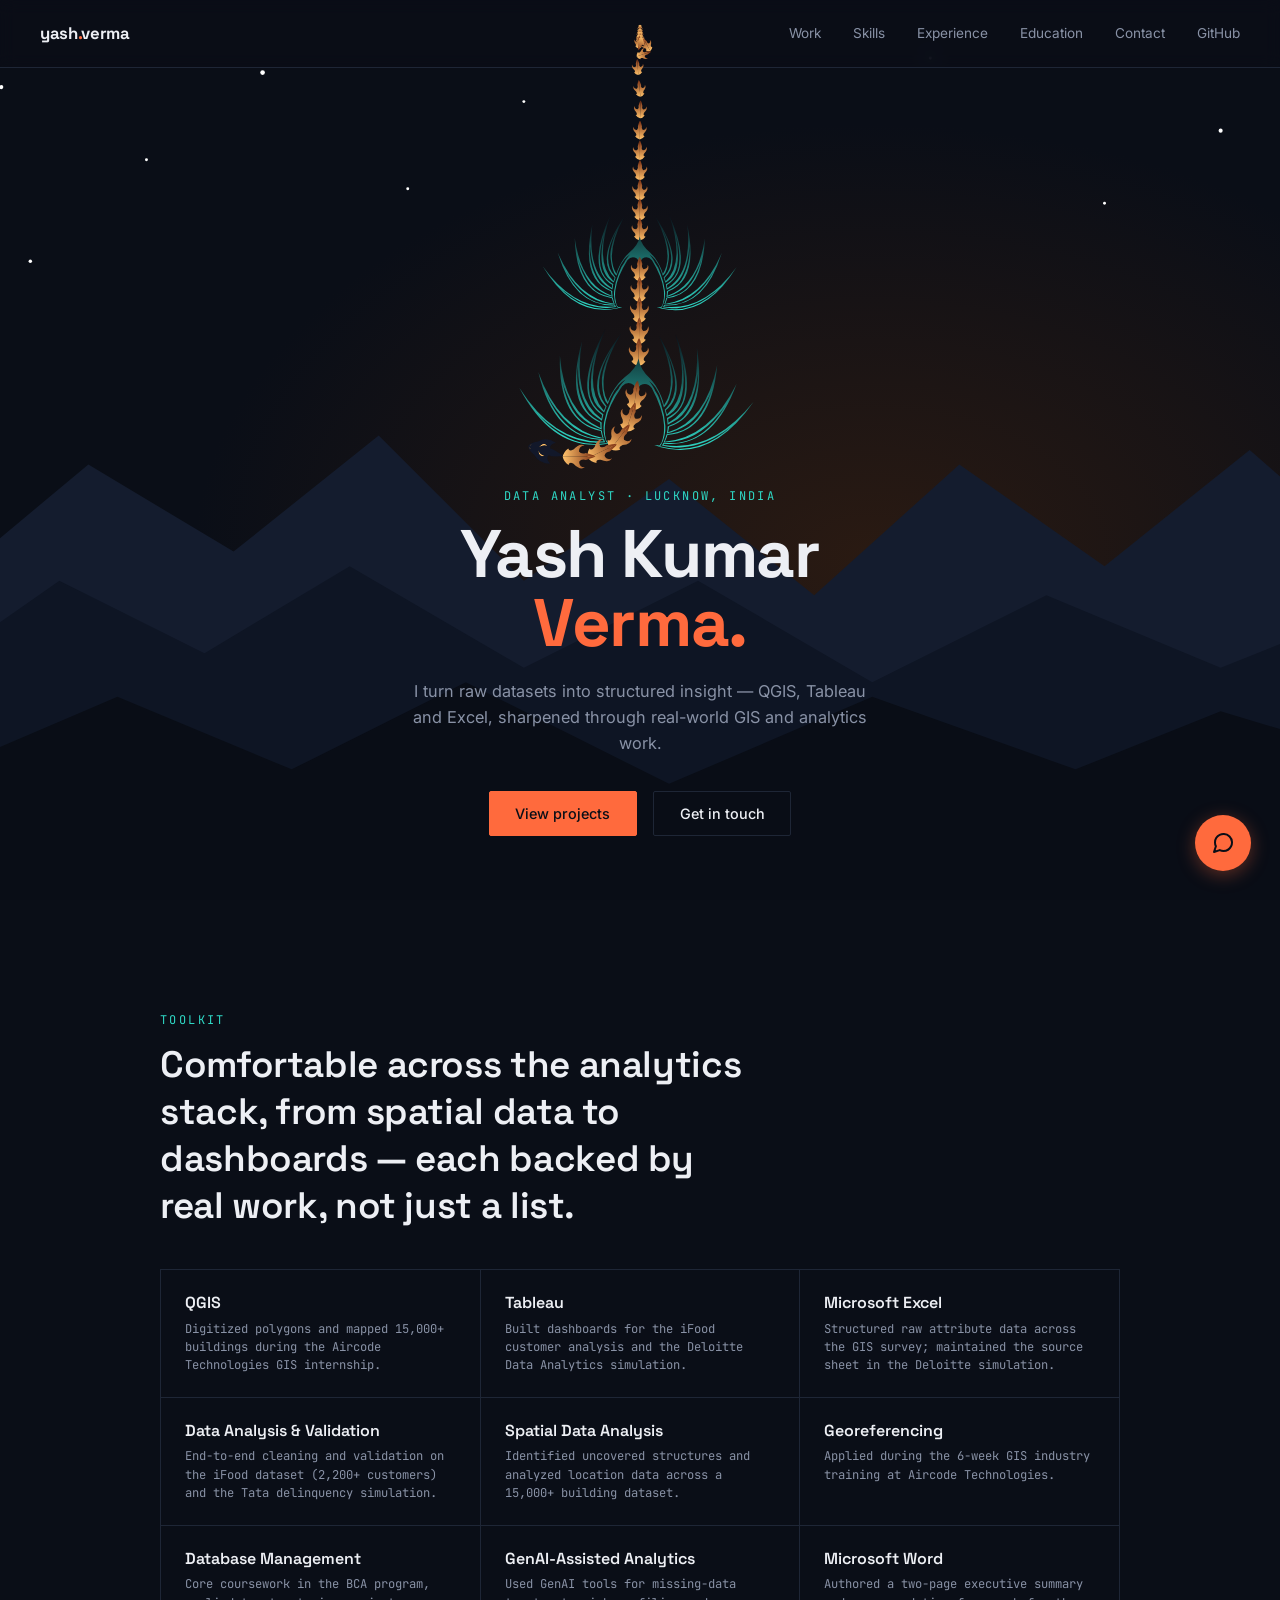
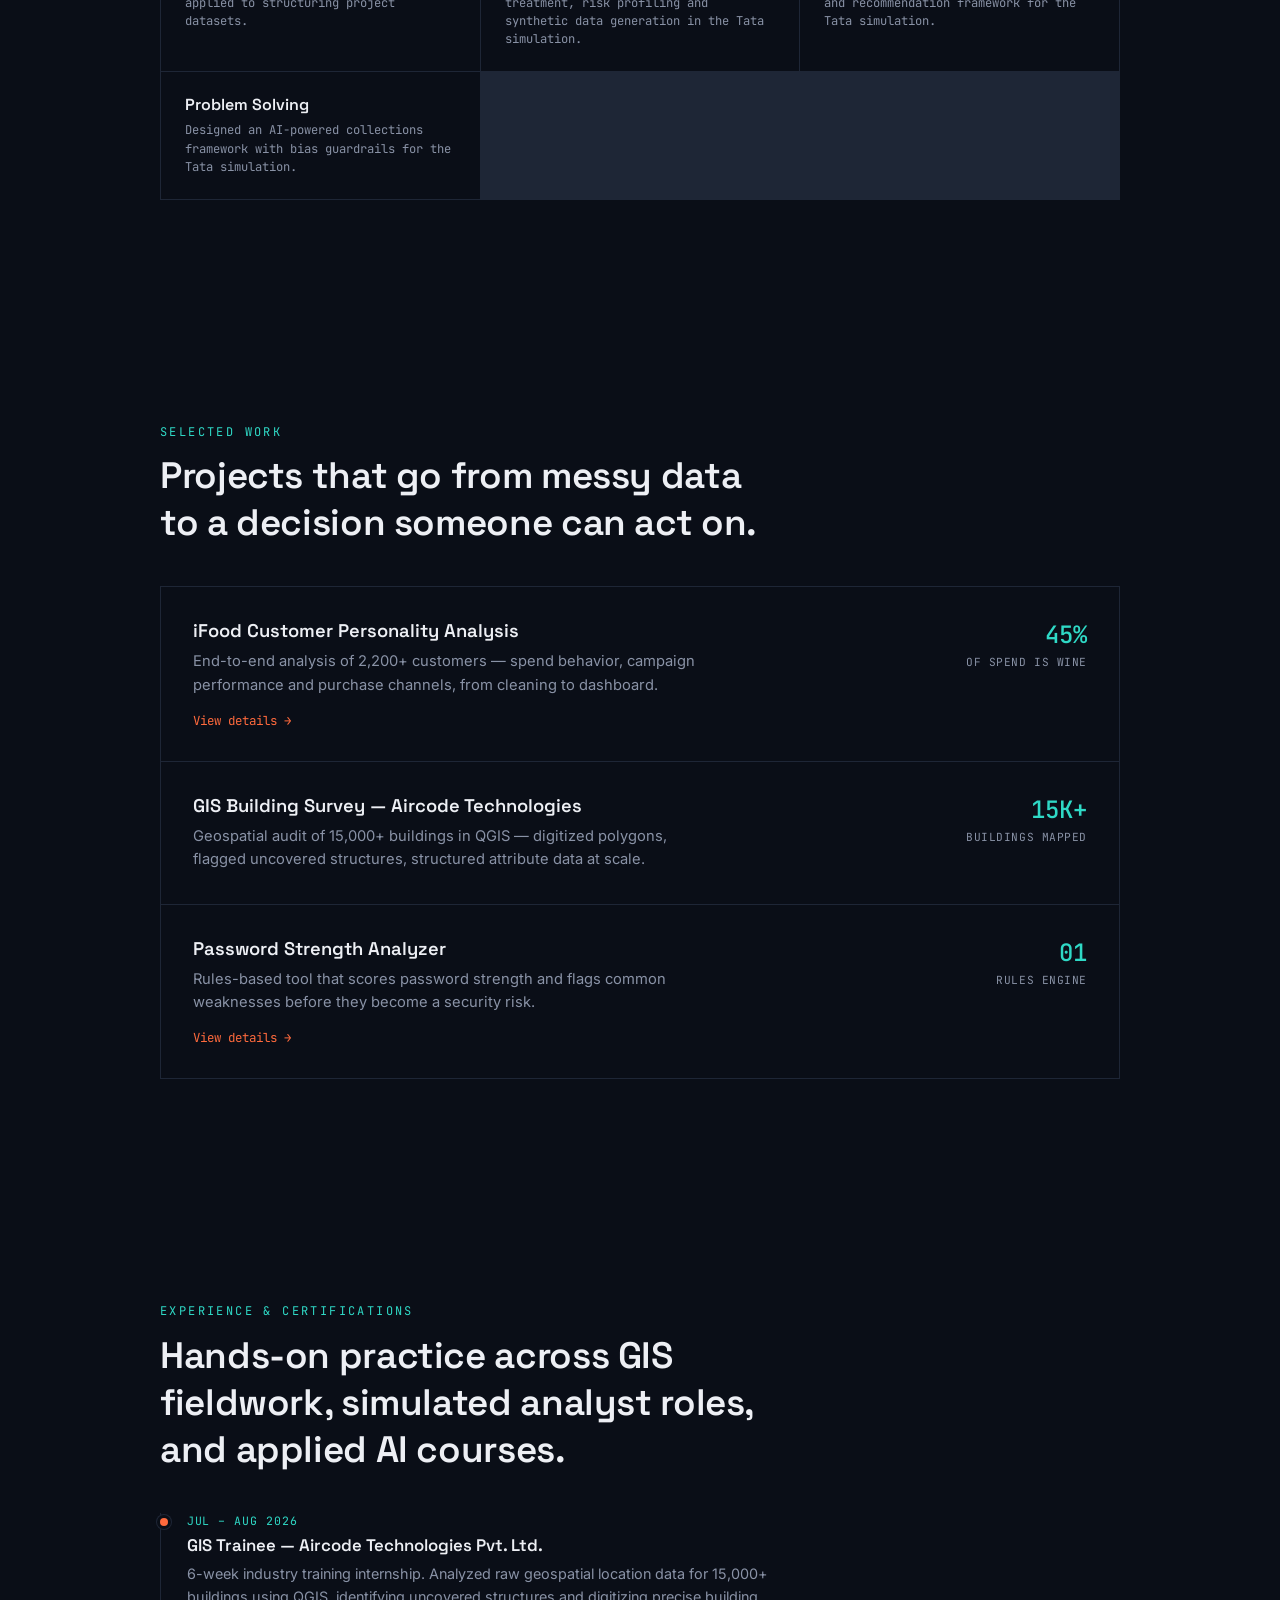
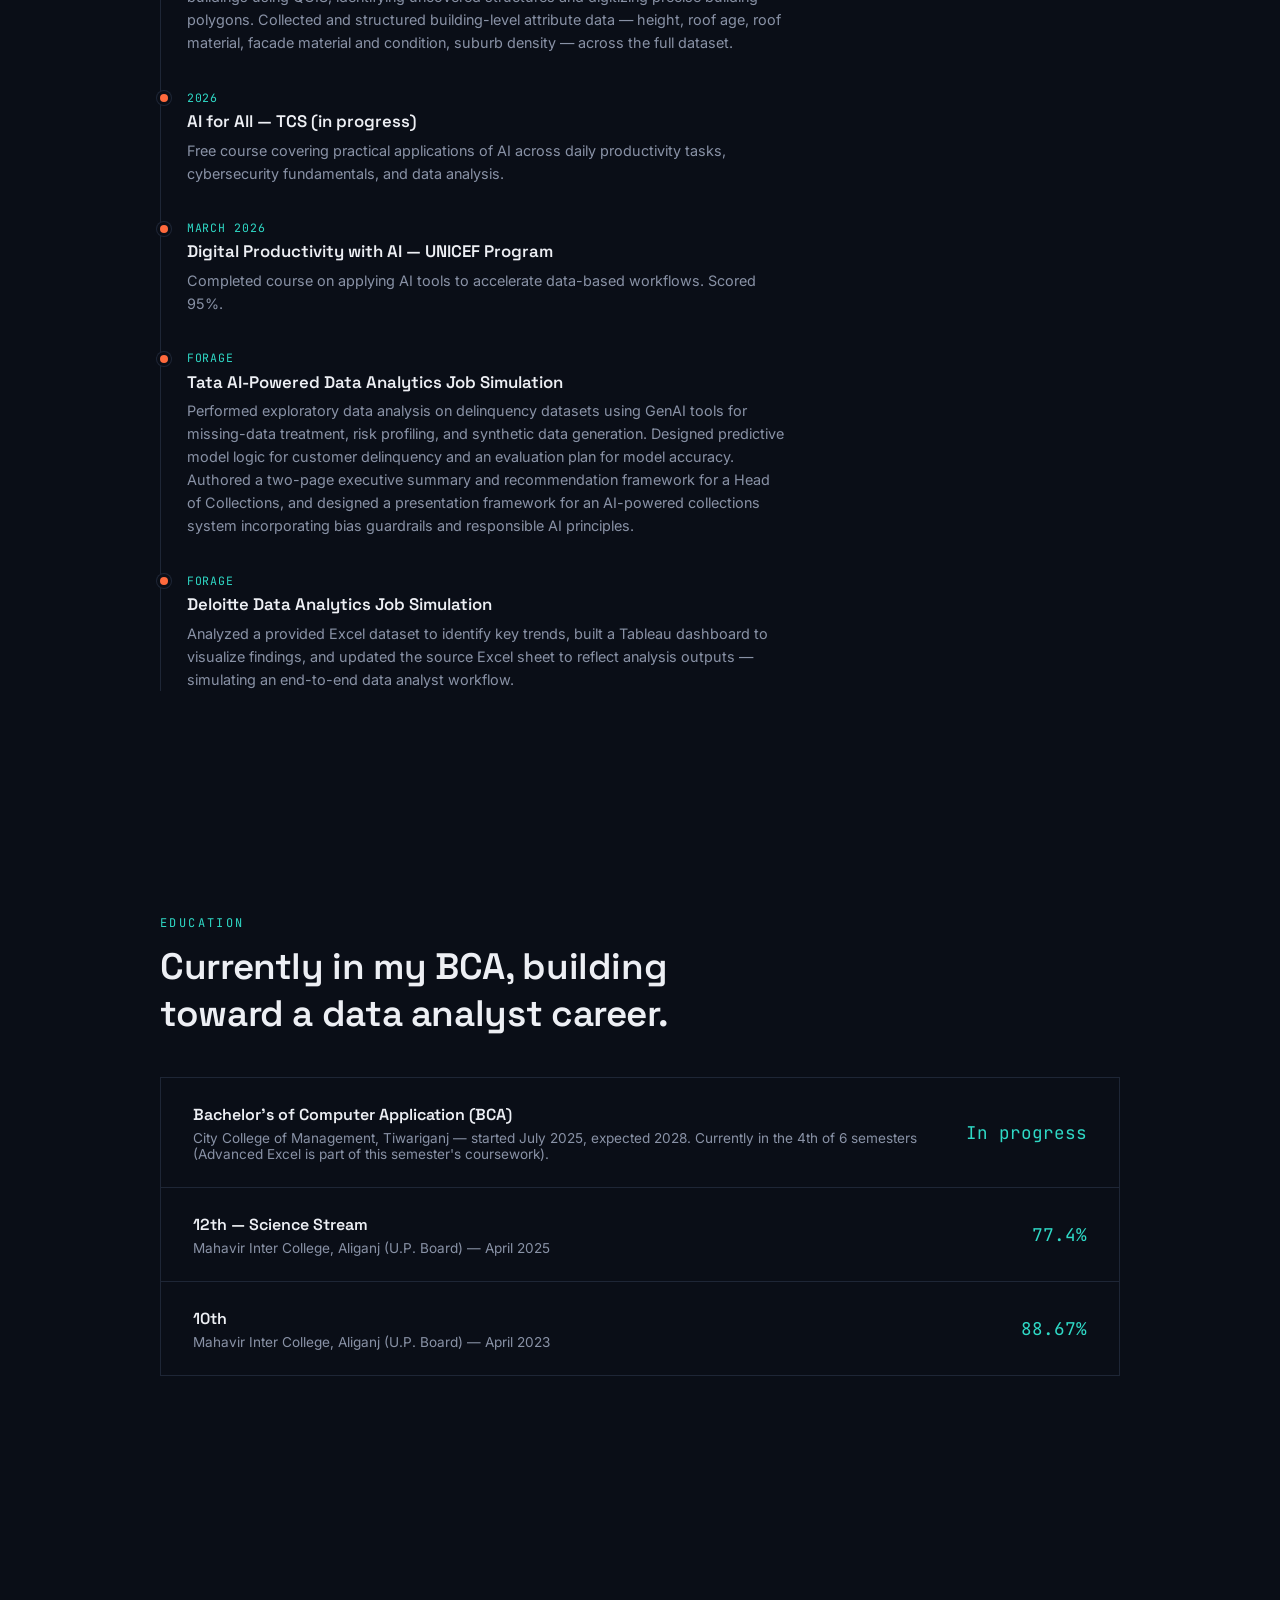
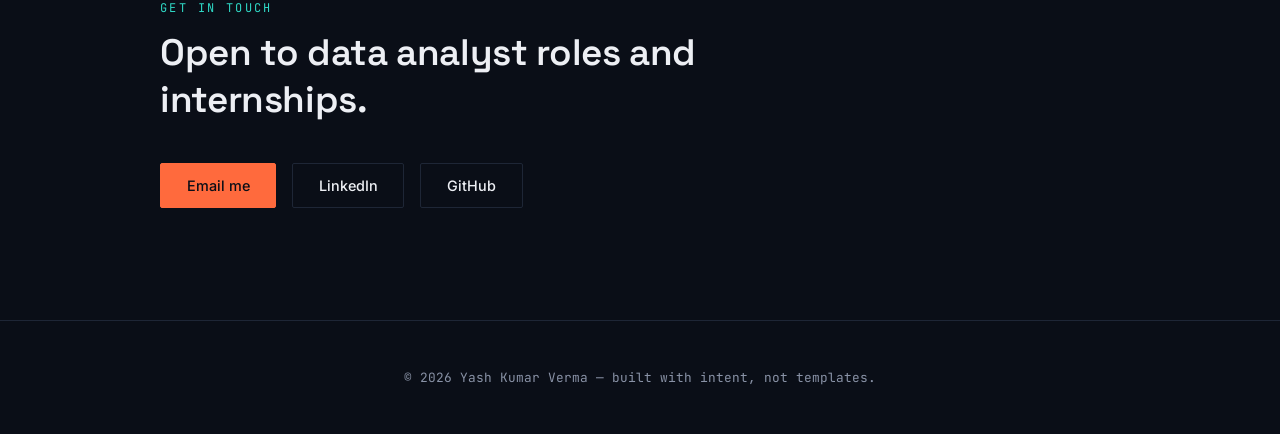
<file: portfolio-animation-demo.html>
<!DOCTYPE html>
<html lang="en">
<head>
<meta charset="UTF-8">
<meta name="viewport" content="width=device-width, initial-scale=1.0">
<title>Yash Kumar Verma — Data Analyst</title>

<!-- Google tag (gtag.js) -->
<script async src="https://www.googletagmanager.com/gtag/js?id=G-EFCTYYZJJ2"></script>
<script>
  window.dataLayer = window.dataLayer || [];
  function gtag(){dataLayer.push(arguments);}
  gtag('js', new Date());
  gtag('config', 'G-EFCTYYZJJ2');
</script>

<link rel="preconnect" href="https://fonts.googleapis.com">
<link href="https://fonts.googleapis.com/css2?family=Space+Grotesk:wght@400;500;600;700&family=JetBrains+Mono:wght@400;500&family=Inter:wght@400;500&display=swap" rel="stylesheet">
<style>
  :root{
    --bg:#0A0E17;
    --bg-soft:#0F1522;
    --ember:#FF6A3D;
    --ember-deep:#C4451F;
    --ember-hot:#FFC26B;
    --teal:#2FD9C6;
    --ink:#EDEFF4;
    --ink-dim:#8992A6;
    --line:#1E2636;
    --m1:#141C2E;
    --m2:#0E1524;
    --m3:#090D16;
  }
  *{margin:0;padding:0;box-sizing:border-box;}
  html{scroll-behavior:smooth;}
  body{
    background:var(--bg);
    color:var(--ink);
    font-family:'Inter',sans-serif;
    overflow-x:hidden;
  }
  @media (prefers-reduced-motion: reduce){
    *{animation-duration:0.01ms !important; animation-iteration-count:1 !important; transition-duration:0.01ms !important; scroll-behavior:auto !important;}
  }

  /* ===== LOADER ===== */
  #loader{
    position:fixed; inset:0; background:var(--bg);
    display:flex; flex-direction:column; align-items:center; justify-content:center;
    z-index:999; gap:1.5rem; transition:opacity .6s ease, visibility .6s ease;
  }
  #loader.hide{opacity:0; visibility:hidden; pointer-events:none;}
  #loader-pct{
    font-family:'JetBrains Mono',monospace; font-size:.85rem; letter-spacing:.15em;
    color:var(--ember); text-transform:uppercase;
  }
  #loader-bar{width:180px; height:2px; background:var(--line); position:relative; overflow:hidden;}
  #loader-fill{position:absolute; left:0; top:0; height:100%; width:0%; background:var(--ember);}

  /* ===== NAV ===== */
  nav{
    position:fixed; top:0; left:0; right:0; z-index:100;
    display:flex; justify-content:space-between; align-items:center;
    padding:1.4rem 2.5rem; backdrop-filter:blur(8px);
    background:rgba(10,14,23,.7); border-bottom:1px solid var(--line);
    opacity:0; transform:translateY(-12px);
    transition:opacity .6s ease, transform .6s ease;
  }
  nav.show{opacity:1; transform:translateY(0);}
  .logo{font-family:'Space Grotesk',sans-serif; font-weight:700; font-size:1.05rem; letter-spacing:-.02em;}
  .logo span{color:var(--ember);}
  .navlinks{display:flex; gap:2rem; font-size:.85rem; color:var(--ink-dim);}
  .navlinks a{color:inherit; text-decoration:none; position:relative;}
  .navlinks a::after{
    content:''; position:absolute; left:0; bottom:-4px; width:0; height:1px;
    background:var(--ember); transition:width .3s ease;
  }
  .navlinks a:hover{color:var(--ink);}
  .navlinks a:hover::after{width:100%;}

  /* ===== HERO SCENE ===== */
  .hero{
    min-height:100vh; position:relative; overflow:hidden;
    display:flex; flex-direction:column; align-items:center; justify-content:flex-end;
    padding:0 1.5rem 4rem;
  }
  .sky{
    position:absolute; inset:0; z-index:0;
    background:radial-gradient(ellipse at 68% 62%, #2a1a12 0%, var(--bg) 55%, var(--bg) 100%);
  }
  #scene{
    position:absolute; inset:0; width:100%; height:100%; z-index:1;
  }
  .mtn-layer{ transition:none; }
  #stars circle{ animation:twinkle 4s ease-in-out infinite; }
  @keyframes twinkle{ 0%,100%{opacity:.15;} 50%{opacity:.7;} }

  #dragon-cursor-svg{
    position:fixed; inset:0; width:100%; height:100%;
    z-index:300; pointer-events:none;
  }

  .eyebrow{
    font-family:'JetBrains Mono',monospace; font-size:.75rem; letter-spacing:.2em;
    color:var(--teal); text-transform:uppercase; margin-bottom:1rem;
    opacity:0; transform:translateY(10px); z-index:2; position:relative;
  }
  h1{
    font-family:'Space Grotesk',sans-serif; font-weight:700;
    font-size:clamp(2.2rem, 6.5vw, 4.2rem); line-height:1.02; letter-spacing:-.02em;
    z-index:2; position:relative; text-align:center;
  }
  h1 .line{display:block; overflow:hidden;}
  h1 .line span{display:inline-block; opacity:0; transform:translateY(110%);}
  h1 .accent{color:var(--ember);}
  .subhead{
    margin-top:1.3rem; max-width:480px; color:var(--ink-dim); font-size:1.02rem; line-height:1.6;
    opacity:0; transform:translateY(10px); z-index:2; position:relative; text-align:center;
  }
  .hero-cta{
    margin-top:2.2rem; display:flex; gap:1rem; z-index:2; position:relative;
    opacity:0; transform:translateY(10px);
  }
  .btn{
    font-family:'Inter',sans-serif; font-size:.9rem; font-weight:500;
    padding:.8rem 1.6rem; border-radius:2px; text-decoration:none;
    transition:transform .25s ease, background .25s ease, color .25s ease;
    border:1px solid var(--line);
  }
  .btn-fill{background:var(--ember); color:#0A0E17; border-color:var(--ember);}
  .btn-fill:hover{transform:translateY(-2px); background:#ff8158;}
  .btn-outline{color:var(--ink); }
  .btn-outline:hover{transform:translateY(-2px); border-color:var(--ink-dim);}

  /* ===== SECTION SHELL ===== */
  section:not(.hero){padding:7rem 2.5rem; max-width:1040px; margin:0 auto;}
  .kicker{
    font-family:'JetBrains Mono',monospace; font-size:.75rem; color:var(--teal);
    letter-spacing:.2em; text-transform:uppercase; margin-bottom:.8rem;
  }
  h2{
    font-family:'Space Grotesk',sans-serif; font-size:clamp(1.6rem,3.5vw,2.3rem);
    font-weight:600; letter-spacing:-.01em; margin-bottom:2.5rem; max-width:600px;
  }
  .reveal{opacity:0; transform:translateY(28px); transition:opacity .7s ease, transform .7s ease;}
  .reveal.in{opacity:1; transform:translateY(0);}
  .reveal-stagger > *{opacity:0; transform:translateY(24px); transition:opacity .6s ease, transform .6s ease;}
  .reveal-stagger.in > *{opacity:1; transform:translateY(0);}
  .reveal-stagger.in > *:nth-child(1){transition-delay:.05s;}
  .reveal-stagger.in > *:nth-child(2){transition-delay:.15s;}
  .reveal-stagger.in > *:nth-child(3){transition-delay:.25s;}
  .reveal-stagger.in > *:nth-child(4){transition-delay:.35s;}

  /* ===== SKILLS ===== */
  .tags{display:flex; flex-wrap:wrap; gap:.7rem;}
  .tag{
    font-family:'JetBrains Mono',monospace; font-size:.8rem;
    border:1px solid var(--line); padding:.55rem 1rem; border-radius:2px;
    color:var(--ink-dim); transition:border-color .25s ease, color .25s ease, transform .25s ease;
  }
  .tag:hover{border-color:var(--ember); color:var(--ink); transform:translateY(-2px);}

  /* ===== SKILL CARDS (with reference/proof line) ===== */
  .skill-grid{
    display:grid; grid-template-columns:repeat(auto-fill, minmax(240px, 1fr)); gap:1px;
    background:var(--line); border:1px solid var(--line);
  }
  .skill-card{
    background:var(--bg); padding:1.4rem 1.5rem; transition:background .3s ease;
  }
  .skill-card:hover{ background:var(--bg-soft); }
  .skill-card h3{
    font-family:'Space Grotesk',sans-serif; font-size:1rem; font-weight:600;
    color:var(--ink); margin-bottom:.4rem;
  }
  .skill-card p{
    font-family:'JetBrains Mono',monospace; font-size:.76rem; color:var(--ink-dim);
    line-height:1.5;
  }
  .skill-card p span{ color:var(--teal); }

  /* ===== PROJECTS ===== */
  .projects{display:flex; flex-direction:column; gap:1px; background:var(--line); border:1px solid var(--line);}
  .project{
    background:var(--bg); padding:2rem; display:grid; grid-template-columns:1fr auto;
    gap:1.5rem; align-items:start; transition:background .3s ease;
  }
  .project:hover{background:var(--bg-soft);}
  .project h3{font-family:'Space Grotesk',sans-serif; font-size:1.15rem; font-weight:600; margin-bottom:.5rem;}
  .project p{color:var(--ink-dim); font-size:.92rem; line-height:1.6; max-width:520px;}
  .stat{ font-family:'JetBrains Mono',monospace; text-align:right; white-space:nowrap; }
  .stat b{display:block; font-size:1.5rem; color:var(--teal); font-weight:500;}
  .stat small{color:var(--ink-dim); font-size:.7rem; letter-spacing:.05em;}
  .project-link{
    display:inline-flex; align-items:center; gap:.35rem; margin-top:.9rem;
    font-family:'JetBrains Mono',monospace; font-size:.78rem; color:var(--ember);
    text-decoration:none; transition:gap .2s ease, color .2s ease;
  }
  .project-link:hover{ gap:.55rem; color:var(--ember-hot); }
  @media (max-width:640px){ .project{grid-template-columns:1fr;} .stat{text-align:left;} }

  /* ===== TIMELINE (experience/certifications) ===== */
  .timeline{ position:relative; padding-left:1.6rem; border-left:1px solid var(--line); }
  .tl-item{ position:relative; padding-bottom:2.2rem; }
  .tl-item:last-child{ padding-bottom:0; }
  .tl-item::before{
    content:''; position:absolute; left:-1.68rem; top:.3rem;
    width:8px; height:8px; border-radius:50%; background:var(--ember);
    box-shadow:0 0 0 3px var(--bg), 0 0 0 4px var(--line);
  }
  .tl-date{
    font-family:'JetBrains Mono',monospace; font-size:.72rem; color:var(--teal);
    letter-spacing:.08em; text-transform:uppercase; margin-bottom:.35rem;
  }
  .tl-item h3{font-family:'Space Grotesk',sans-serif; font-size:1.05rem; font-weight:600; margin-bottom:.4rem;}
  .tl-item p{color:var(--ink-dim); font-size:.9rem; line-height:1.6; max-width:600px;}

  /* ===== EDUCATION ===== */
  .edu-list{display:flex; flex-direction:column; gap:1px; background:var(--line); border:1px solid var(--line);}
  .edu-item{
    background:var(--bg); padding:1.6rem 2rem; display:grid; grid-template-columns:1fr auto;
    gap:1rem; align-items:center; transition:background .3s ease;
  }
  .edu-item:hover{background:var(--bg-soft);}
  .edu-item h3{font-family:'Space Grotesk',sans-serif; font-size:1rem; font-weight:600; margin-bottom:.3rem;}
  .edu-item p{color:var(--ink-dim); font-size:.85rem;}
  .edu-score{
    font-family:'JetBrains Mono',monospace; font-size:1.1rem; color:var(--teal); white-space:nowrap;
  }
  @media (max-width:640px){ .edu-item{grid-template-columns:1fr;} }

  footer{
    padding:3rem 2.5rem; text-align:center; color:var(--ink-dim);
    font-family:'JetBrains Mono',monospace; font-size:.8rem; border-top:1px solid var(--line);
  }

  /* ===== QUICK MESSAGE WIDGET ===== */
  #qm-toggle{
    position:fixed; bottom:1.8rem; right:1.8rem; z-index:200;
    width:56px; height:56px; border-radius:50%;
    background:var(--ember); border:none; cursor:pointer;
    display:flex; align-items:center; justify-content:center;
    box-shadow:0 4px 18px rgba(255,106,61,.35);
    transition:transform .25s ease, background .25s ease;
  }
  #qm-toggle:hover{ transform:translateY(-3px) scale(1.04); background:#ff8158; }
  #qm-toggle svg{ width:24px; height:24px; stroke:#0A0E17; }
  #qm-toggle .qm-close-icon{ display:none; }
  #qm-toggle.open .qm-chat-icon{ display:none; }
  #qm-toggle.open .qm-close-icon{ display:block; }

  #qm-panel{
    position:fixed; bottom:5.4rem; right:1.8rem; z-index:200;
    width:300px; max-width:calc(100vw - 3.2rem);
    background:var(--bg-soft); border:1px solid var(--line); border-radius:6px;
    box-shadow:0 12px 40px rgba(0,0,0,.5);
    opacity:0; transform:translateY(16px) scale(.97); pointer-events:none;
    transition:opacity .25s ease, transform .25s ease;
    overflow:hidden;
  }
  #qm-panel.open{ opacity:1; transform:translateY(0) scale(1); pointer-events:auto; }
  #qm-header{
    padding:1rem 1.2rem; border-bottom:1px solid var(--line);
    font-family:'Space Grotesk',sans-serif; font-weight:600; font-size:.95rem;
  }
  #qm-header span{ display:block; font-family:'JetBrains Mono',monospace; font-weight:400; font-size:.72rem; color:var(--ink-dim); margin-top:.2rem; }
  #qm-form{ padding:1.1rem 1.2rem 1.3rem; display:flex; flex-direction:column; gap:.7rem; }
  #qm-form input, #qm-form textarea{
    background:var(--bg); border:1px solid var(--line); color:var(--ink);
    font-family:'Inter',sans-serif; font-size:.85rem; padding:.65rem .8rem; border-radius:3px;
    resize:none; outline:none; transition:border-color .2s ease;
  }
  #qm-form input:focus, #qm-form textarea:focus{ border-color:var(--ember); }
  #qm-form button{
    font-family:'Inter',sans-serif; font-weight:500; font-size:.85rem;
    background:var(--ember); color:#0A0E17; border:none; padding:.7rem; border-radius:3px;
    cursor:pointer; transition:background .2s ease;
  }
  #qm-form button:hover{ background:#ff8158; }
</style>
</head>
<body>

<div id="loader">
  <div id="loader-pct">00%</div>
  <div id="loader-bar"><div id="loader-fill"></div></div>
</div>

<nav id="nav">
  <div class="logo">yash<span>.</span>verma</div>
  <div class="navlinks">
    <a href="#work">Work</a>
    <a href="#skills">Skills</a>
    <a href="#experience">Experience</a>
    <a href="#education">Education</a>
    <a href="#contact">Contact</a>
    <a href="https://github.com/yashverma1611" target="_blank">GitHub</a>
  </div>
</nav>

<section class="hero">
  <div class="sky"></div>

  <svg id="scene" viewBox="0 0 1000 620" preserveAspectRatio="xMidYMax slice">
    <defs>
      <linearGradient id="gradFlame" x1="0%" y1="0%" x2="100%" y2="50%">
        <stop offset="0%" stop-color="#FFC26B"/>
        <stop offset="45%" stop-color="#FF6A3D"/>
        <stop offset="100%" stop-color="#C4451F" stop-opacity="0"/>
      </linearGradient>
      <linearGradient id="gradBody" x1="0%" y1="0%" x2="100%" y2="100%">
        <stop offset="0%" stop-color="#1B2338"/>
        <stop offset="100%" stop-color="#0C1120"/>
      </linearGradient>
      <linearGradient id="gradWing" x1="0%" y1="0%" x2="100%" y2="100%">
        <stop offset="0%" stop-color="#FF7A50"/>
        <stop offset="65%" stop-color="#C4451F"/>
        <stop offset="100%" stop-color="#5A2313"/>
      </linearGradient>
      <filter id="softGlow" x="-60%" y="-60%" width="220%" height="220%">
        <feGaussianBlur stdDeviation="8" result="blur"/>
        <feMerge>
          <feMergeNode in="blur"/>
          <feMergeNode in="SourceGraphic"/>
        </feMerge>
      </filter>
    </defs>

    <!-- stars -->
    <g id="stars">
      <circle cx="60" cy="60" r="1.4" fill="#fff"/>
      <circle cx="160" cy="110" r="1" fill="#fff"/>
      <circle cx="240" cy="50" r="1.6" fill="#fff"/>
      <circle cx="340" cy="130" r="1" fill="#fff"/>
      <circle cx="80" cy="180" r="1.2" fill="#fff"/>
      <circle cx="420" cy="70" r="1" fill="#fff"/>
      <circle cx="900" cy="90" r="1.4" fill="#fff"/>
      <circle cx="820" cy="140" r="1" fill="#fff"/>
      <circle cx="960" cy="60" r="1.2" fill="#fff"/>
      <circle cx="700" cy="40" r="1" fill="#fff"/>
    </g>

    <!-- mountain layers (parallax) -->
    <path class="mtn-layer" data-speed="0.15" fill="var(--m1)" d="M0 420 L120 320 220 380 320 300 420 400 520 330 620 410 720 320 820 390 920 310 1000 380 1000 620 0 620 Z"/>
    <path class="mtn-layer" data-speed="0.3" fill="var(--m2)" d="M0 470 L100 400 200 450 300 390 420 460 540 400 660 470 780 410 900 460 1000 420 1000 620 0 620 Z"/>
    <path class="mtn-layer" data-speed="0.5" fill="var(--m3)" d="M0 540 L140 480 260 530 380 470 520 540 660 480 800 530 900 490 1000 520 1000 620 0 620 Z"/>
  </svg>


  <div class="eyebrow" id="eyebrow">Data Analyst · Lucknow, India</div>
  <h1>
    <span class="line"><span>Yash Kumar</span></span>
    <span class="line"><span class="accent">Verma.</span></span>
  </h1>
  <p class="subhead">I turn raw datasets into structured insight — QGIS, Tableau and Excel, sharpened through real-world GIS and analytics work.</p>
  <div class="hero-cta">
    <a class="btn btn-fill" href="#work">View projects</a>
    <a class="btn btn-outline" href="#contact">Get in touch</a>
  </div>
</section>

<section id="skills">
  <div class="kicker reveal">Toolkit</div>
  <h2 class="reveal">Comfortable across the analytics stack, from spatial data to dashboards — each backed by real work, not just a list.</h2>
  <div class="skill-grid reveal-stagger">
    <div class="skill-card">
      <h3>QGIS</h3>
      <p>Digitized polygons and mapped 15,000+ buildings during the Aircode Technologies GIS internship.</p>
    </div>
    <div class="skill-card">
      <h3>Tableau</h3>
      <p>Built dashboards for the iFood customer analysis and the Deloitte Data Analytics simulation.</p>
    </div>
    <div class="skill-card">
      <h3>Microsoft Excel</h3>
      <p>Structured raw attribute data across the GIS survey; maintained the source sheet in the Deloitte simulation.</p>
    </div>
    <div class="skill-card">
      <h3>Data Analysis & Validation</h3>
      <p>End-to-end cleaning and validation on the iFood dataset (2,200+ customers) and the Tata delinquency simulation.</p>
    </div>
    <div class="skill-card">
      <h3>Spatial Data Analysis</h3>
      <p>Identified uncovered structures and analyzed location data across a 15,000+ building dataset.</p>
    </div>
    <div class="skill-card">
      <h3>Georeferencing</h3>
      <p>Applied during the 6-week GIS industry training at Aircode Technologies.</p>
    </div>
    <div class="skill-card">
      <h3>Database Management</h3>
      <p>Core coursework in the BCA program, applied to structuring project datasets.</p>
    </div>
    <div class="skill-card">
      <h3>GenAI-Assisted Analytics</h3>
      <p>Used GenAI tools for missing-data treatment, risk profiling and synthetic data generation in the Tata simulation.</p>
    </div>
    <div class="skill-card">
      <h3>Microsoft Word</h3>
      <p>Authored a two-page executive summary and recommendation framework for the Tata simulation.</p>
    </div>
    <div class="skill-card">
      <h3>Problem Solving</h3>
      <p>Designed an AI-powered collections framework with bias guardrails for the Tata simulation.</p>
    </div>
  </div>
</section>

<section id="work">
  <div class="kicker reveal">Selected work</div>
  <h2 class="reveal">Projects that go from messy data to a decision someone can act on.</h2>
  <div class="projects reveal-stagger">
    <div class="project">
      <div>
        <h3>iFood Customer Personality Analysis</h3>
        <p>End-to-end analysis of 2,200+ customers — spend behavior, campaign performance and purchase channels, from cleaning to dashboard.</p>
        <a class="project-link" href="https://lnkd.in/p/dJYc69rs" target="_blank">View details →</a>
      </div>
      <div class="stat"><b>45%</b><small>OF SPEND IS WINE</small></div>
    </div>
    <div class="project">
      <div>
        <h3>GIS Building Survey — Aircode Technologies</h3>
        <p>Geospatial audit of 15,000+ buildings in QGIS — digitized polygons, flagged uncovered structures, structured attribute data at scale.</p>
      </div>
      <div class="stat"><b>15K+</b><small>BUILDINGS MAPPED</small></div>
    </div>
    <div class="project">
      <div>
        <h3>Password Strength Analyzer</h3>
        <p>Rules-based tool that scores password strength and flags common weaknesses before they become a security risk.</p>
        <a class="project-link" href="https://github.com/yashverma1611/Password_security_Analyzer" target="_blank">View details →</a>
      </div>
      <div class="stat"><b>01</b><small>RULES ENGINE</small></div>
    </div>
  </div>
</section>

<section id="experience">
  <div class="kicker reveal">Experience & certifications</div>
  <h2 class="reveal">Hands-on practice across GIS fieldwork, simulated analyst roles, and applied AI courses.</h2>
  <div class="timeline reveal-stagger">
    <div class="tl-item">
      <div class="tl-date">Jul – Aug 2026</div>
      <h3>GIS Trainee — Aircode Technologies Pvt. Ltd.</h3>
      <p>6-week industry training internship. Analyzed raw geospatial location data for 15,000+ buildings using QGIS, identifying uncovered structures and digitizing precise building polygons. Collected and structured building-level attribute data — height, roof age, roof material, facade material and condition, suburb density — across the full dataset.</p>
    </div>
    <div class="tl-item">
      <div class="tl-date">2026</div>
      <h3>AI for All — TCS (in progress)</h3>
      <p>Free course covering practical applications of AI across daily productivity tasks, cybersecurity fundamentals, and data analysis.</p>
    </div>
    <div class="tl-item">
      <div class="tl-date">March 2026</div>
      <h3>Digital Productivity with AI — UNICEF Program</h3>
      <p>Completed course on applying AI tools to accelerate data-based workflows. Scored 95%.</p>
    </div>
    <div class="tl-item">
      <div class="tl-date">Forage</div>
      <h3>Tata AI-Powered Data Analytics Job Simulation</h3>
      <p>Performed exploratory data analysis on delinquency datasets using GenAI tools for missing-data treatment, risk profiling, and synthetic data generation. Designed predictive model logic for customer delinquency and an evaluation plan for model accuracy. Authored a two-page executive summary and recommendation framework for a Head of Collections, and designed a presentation framework for an AI-powered collections system incorporating bias guardrails and responsible AI principles.</p>
    </div>
    <div class="tl-item">
      <div class="tl-date">Forage</div>
      <h3>Deloitte Data Analytics Job Simulation</h3>
      <p>Analyzed a provided Excel dataset to identify key trends, built a Tableau dashboard to visualize findings, and updated the source Excel sheet to reflect analysis outputs — simulating an end-to-end data analyst workflow.</p>
    </div>
  </div>
</section>

<section id="education">
  <div class="kicker reveal">Education</div>
  <h2 class="reveal">Currently in my BCA, building toward a data analyst career.</h2>
  <div class="edu-list reveal-stagger">
    <div class="edu-item">
      <div>
        <h3>Bachelor's of Computer Application (BCA)</h3>
        <p>City College of Management, Tiwariganj — started July 2025, expected 2028. Currently in the 4th of 6 semesters (Advanced Excel is part of this semester's coursework).</p>
      </div>
      <div class="edu-score">In progress</div>
    </div>
    <div class="edu-item">
      <div>
        <h3>12th — Science Stream</h3>
        <p>Mahavir Inter College, Aliganj (U.P. Board) — April 2025</p>
      </div>
      <div class="edu-score">77.4%</div>
    </div>
    <div class="edu-item">
      <div>
        <h3>10th</h3>
        <p>Mahavir Inter College, Aliganj (U.P. Board) — April 2023</p>
      </div>
      <div class="edu-score">88.67%</div>
    </div>
  </div>
</section>

<section id="contact">
  <div class="kicker reveal">Get in touch</div>
  <h2 class="reveal">Open to data analyst roles and internships.</h2>
  <div class="hero-cta reveal" style="margin-top:0;">
    <a class="btn btn-fill" href="mailto:90yashkumar@gmail.com">Email me</a>
    <a class="btn btn-outline" href="https://www.linkedin.com/in/yash-kumar-verma-7405a4405/" target="_blank">LinkedIn</a>
    <a class="btn btn-outline" href="https://github.com/yashverma1611" target="_blank">GitHub</a>
  </div>
</section>

<footer>© 2026 Yash Kumar Verma — built with intent, not templates.</footer>

<svg id="dragon-cursor-svg">
  <defs>
    <g id="Cabeza">
      <path fill="#FFC26B" d="M-28.9,-1.1L-28.55 -1.95Q-28.1 -3.1 -27.25 -2.95L-26.7 -2.95Q-27.7 -1.65 -28.9 -1.1M-18.35,-1.8Q-15.1 -10.3 -9.6 -6.05Q-15.1 -6.2 -18.35 -1.8M-18.35,1.1Q-15.1 5.45 -9.6 5.35Q-15.1 9.55 -18.35 1.1M-26.7,2.2L-27.25 2.25Q-28.1 2.4 -28.55 1.2L-28.9 0.35Q-27.7 0.9 -26.7 2.2" />
      <path fill="#12182A" d="M-21.05,-8.25Q-13.6 -15.95 -1.3 -12.1Q-7.85 -8.5 -5.85 -4.35Q-2.3 -4.85 10.5 0.15Q0 4.35 -5.85 3.65Q-7.85 7.75 -1.25 12.45Q-13.6 15.2 -21.05 7.5Q-29.55 4.05 -30.2 -0.35Q-29.55 -4.8 -21.05 -8.25M-26.7,-2.95L-27.25 -2.95Q-28.1 -3.1 -28.55 -1.95L-28.9 -1.1Q-27.7 -1.65 -26.7 -2.95M-9.6,-6.05Q-15.1 -10.3 -18.35 -1.8Q-15.1 -6.2 -9.6 -6.05M-9.6,5.35Q-15.1 5.45 -18.35 1.1Q-15.1 9.55 -9.6 5.35M-28.9,0.35L-28.55 1.2Q-28.1 2.4 -27.25 2.25L-26.7 2.2Q-27.7 0.9 -28.9 0.35" />
    </g>
    <g id="Aletas">
      <linearGradient id="finGrad" gradientUnits="userSpaceOnUse" gradientTransform="matrix(0.0935974, 0, 0, 0.188782, -20.55, 0)" spreadMethod="pad" x1="-819.2" y1="0" x2="819.2" y2="0">
        <stop offset="0" stop-color="#2FD9C6" stop-opacity="1" />
        <stop offset="1" stop-color="#0A0E17" stop-opacity="1" />
      </linearGradient>
      <path fill="url(#finGrad)" d="M29.75,-36.85Q-17.75 -61.45 -42.05 -40.95L-45.35 -38.35L-53.7 -41.15L-51.15 -44.85Q-34.85 -68.4 21 -57.8Q-32.2 -72.1 -50.25 -50Q-53.85 -45.65 -56.05 -41.95L-64.7 -43.35L-60.6 -50.3Q-45.9 -75.55 5.1 -79.35Q-2.2 -79.8 -9.45 -79.15Q-16.2 -78.55 -22.85 -77.15Q-29.85 -75.65 -36.5 -73Q-43.05 -70.4 -48.8 -66.85Q-54.55 -63.35 -56.8 -60.3L-60.5 -55.4Q-62.95 -52.1 -67 -43.55L-70.55 -43.55L-76.35 -42.95Q-74.6 -49.1 -71.85 -54.85Q-68.9 -61.25 -64.8 -67.1Q-60.8 -73 -55.45 -77.55Q-49.9 -82.35 -43.65 -85.85L-30.6 -92.7Q-24.05 -95.95 -17 -98.25Q-63.75 -86.35 -73.65 -57.1Q-75.75 -50.75 -77.45 -42.75Q-82.9 -41.75 -88 -39.65Q-87.65 -46.65 -86.3 -53.05Q-79.8 -89.8 -36.65 -117.2Q-80.65 -94.5 -87.55 -59.55Q-88.65 -54.15 -88.95 -39.4L-89.8 -38.85L-92.7 -37.6Q-93.75 -44.35 -94.1 -51.15Q-94.4 -58.2 -93.25 -65.1Q-92.15 -72.5 -90.05 -79.65Q-88.05 -86.55 -85 -93Q-82.1 -99.3 -78.45 -105.15Q-74.6 -111.35 -70.25 -117.25Q-65.95 -123.1 -61.1 -128.55Q-70.3 -119.35 -77.9 -108.7Q-86 -97.3 -90.8 -84.05Q-95.8 -70.5 -96 -56.15Q-96.1 -46 -94.05 -36.05L-93.25 -31.55Q-93.5 -35.65 -92.35 -36Q-79.85 -42 -66.6 -40.45Q-52.45 -38.85 -39.2 -33.25Q-28.3 -29.9 -21.25 -24.15Q-17.8 -23.3 -8.6 -15.6Q-12.1 -20.75 -16.75 -24.5Q-24.55 -30.7 -34.25 -34.05L-42.55 -37Q-38.9 -41.25 -31.5 -43.25Q-24.05 -45.3 -16.2 -46.3Q-8.35 -47.35 -1 -46Q5.95 -44.75 12.75 -42.85Q19.85 -40.9 29.75 -36.85M-92.45,-27.35L-94.95 -36.25Q-109.7 -105 -27.95 -154.65Q-98.65 -103.8 -91.75 -39.4L-89.95 -40.2Q-92.2 -105.25 -5.6 -130.9Q-78.8 -99.95 -87.45 -40.9Q-83.15 -42.95 -78.45 -43.95Q-70 -101.3 17.65 -103.8Q-56.9 -93.4 -74.5 -44.55L-67.4 -45.45Q-49.1 -94.95 39.25 -75.65Q-36.75 -84.35 -62.25 -44.25L-57.3 -43.6Q-31.65 -86.5 56.15 -46.05Q-20.3 -73.35 -51.35 -41.7L-45.95 -39.75Q-17.85 -71.35 51.85 -24.8Q-8.7 -56.4 -39.75 -37.05Q-28.15 -34.05 -14.25 -24.45Q-8.6 -19.85 -5.8 -16.95Q5.95 -2.4 20 0Q5.95 2.4 -5.8 16.95Q-8.6 19.85 -14.25 24.45Q-28.15 34.05 -39.75 37.05Q-8.7 56.4 51.85 24.8Q-17.85 71.35 -45.95 39.75L-51.35 41.7Q-20.3 73.35 56.15 46.1Q-31.65 86.5 -57.3 43.65L-62.25 44.3Q-36.75 84.35 39.25 75.7Q-49.1 94.95 -67.4 45.5L-74.5 44.6Q-56.9 93.4 17.65 103.85Q-70 101.3 -78.45 43.95Q-83.15 42.95 -87.45 40.9Q-78.8 99.95 -5.6 130.9Q-92.2 105.25 -89.95 40.25L-91.75 39.4Q-98.65 103.8 -27.95 154.65Q-109.7 105 -94.95 36.3L-92.45 27.35Q-93.05 33.9 -92.05 34.75Q-91.1 35.55 -88.95 36.7L-87.95 37Q-83.7 38.25 -79.05 38.8L-77.25 38.95Q-72.55 39.3 -67.5 38.85L-65.45 38.65Q-44.4 36.05 -17.8 19.6Q-9.9 12.8 -15.15 4.4Q-18.15 3.15 -19 0Q-18.15 -3.15 -15.15 -4.4Q-9.9 -12.8 -17.8 -19.6L-17.8 -19.55Q-44.4 -36.05 -65.45 -38.6L-67.5 -38.8Q-72.55 -39.3 -77.25 -38.95L-79.05 -38.75Q-83.7 -38.25 -87.95 -36.95L-88.95 -36.65Q-91.1 -35.55 -92.05 -34.7Q-93.05 -33.9 -92.45 -27.35M-8.6,15.6Q-17.8 23.3 -21.25 24.2Q-28.3 29.9 -39.2 33.3Q-52.45 38.85 -66.6 40.5Q-79.85 42 -92.35 36Q-93.5 35.65 -93.25 31.55L-94.05 36.1Q-96.1 46.05 -96 56.15Q-95.8 70.5 -90.8 84.1Q-86 97.3 -77.9 108.75Q-70.3 119.35 -61.1 128.6Q-65.95 123.1 -70.25 117.25Q-74.6 111.35 -78.45 105.15Q-82.1 99.3 -85 93Q-88.05 86.55 -90.05 79.7Q-92.15 72.5 -93.25 65.1Q-94.4 58.2 -94.1 51.2Q-93.75 44.35 -92.7 37.6L-89.8 38.9L-88.95 39.45Q-88.65 54.15 -87.55 59.55Q-80.65 94.5 -36.65 117.25Q-79.8 89.8 -86.3 53.1Q-87.65 46.65 -88 39.65Q-82.9 41.75 -77.45 42.75Q-75.75 50.75 -73.65 57.15Q-63.75 86.35 -17 98.3Q-24.05 95.95 -30.6 92.75L-43.65 85.9Q-49.9 82.35 -55.45 77.6Q-60.8 73 -64.8 67.15Q-68.9 61.25 -71.85 54.85Q-74.6 49.1 -76.35 42.95L-70.55 43.6L-67 43.6Q-62.95 52.1 -60.5 55.4L-56.8 60.35Q-54.55 63.35 -48.8 66.9Q-43.05 70.4 -36.5 73Q-29.85 75.65 -22.85 77.15Q-16.2 78.55 -9.45 79.15Q-2.2 79.8 5.1 79.35Q-45.9 75.55 -60.6 50.3L-64.7 43.4L-56.05 41.95Q-53.85 45.65 -50.25 50Q-32.2 72.1 21 57.85Q-34.85 68.4 -51.15 44.85L-53.7 41.2L-45.35 38.35L-42.05 40.95Q-17.75 61.45 29.75 36.85Q19.85 40.9 12.75 42.9Q5.95 44.75 -1 46Q-8.35 47.35 -16.2 46.35Q-24.05 45.3 -31.5 43.3Q-38.9 41.25 -42.55 37.05L-34.25 34.05Q-24.55 30.7 -16.75 24.5Q-12.1 20.75 -8.6 15.6" />
    </g>
    <g id="Espina">
      <linearGradient id="spineGrad1" gradientUnits="userSpaceOnUse" gradientTransform="matrix(0.0229492, 0, 0, -0.0152893, 0, 0.05)" spreadMethod="pad" x1="-819.2" y1="0" x2="819.2" y2="0">
        <stop offset="0" stop-color="#FFC26B" stop-opacity="1" />
        <stop offset="1" stop-color="#7A2E12" stop-opacity="1" />
      </linearGradient>
      <path fill="url(#spineGrad1)" d="M-18.8,0Q-17.85 -5.7 -12.3 -9.6Q-11.2 -5.35 -6.5 -8.25L-6.45 -8.2L-6.2 -8.3Q1.25 -16.25 6.65 -12.4Q0.05 -12.55 0 -5.95Q2.7 -2.4 7.75 -4.1Q18 -1.45 18.8 0L-18.8 0" />
      <linearGradient id="spineGrad2" gradientUnits="userSpaceOnUse" gradientTransform="matrix(0.0229492, 0, 0, 0.0152893, 0, -0.05)" spreadMethod="pad" x1="-819.2" y1="0" x2="819.2" y2="0">
        <stop offset="0" stop-color="#FFC26B" stop-opacity="1" />
        <stop offset="1" stop-color="#7A2E12" stop-opacity="1" />
      </linearGradient>
      <path fill="url(#spineGrad2)" d="M18.8,0Q18 1.45 7.75 4.1Q2.7 2.4 0 5.95Q0.05 12.55 6.65 12.4Q1.25 16.25 -6.2 8.35Q-6.35 8.25 -6.45 8.25L-6.5 8.25Q-11.2 5.35 -12.3 9.6Q-17.85 5.7 -18.8 0L18.8 0" />
    </g>
  </defs>
  <g id="dragon-screen" />
</svg>

<button id="qm-toggle" aria-label="Send a quick message">
  <svg class="qm-chat-icon" viewBox="0 0 24 24" fill="none" stroke-width="2" stroke-linecap="round" stroke-linejoin="round"><path d="M21 11.5a8.38 8.38 0 0 1-.9 3.8 8.5 8.5 0 0 1-7.6 4.7 8.38 8.38 0 0 1-3.8-.9L3 21l1.9-5.7a8.38 8.38 0 0 1-.9-3.8 8.5 8.5 0 0 1 4.7-7.6 8.38 8.38 0 0 1 3.8-.9h.5a8.48 8.48 0 0 1 8 8v.5z"/></svg>
  <svg class="qm-close-icon" viewBox="0 0 24 24" fill="none" stroke-width="2" stroke-linecap="round" stroke-linejoin="round"><path d="M18 6 6 18M6 6l12 12"/></svg>
</button>

<div id="qm-panel">
  <div id="qm-header">
    Send a quick message
    <span>Usually replies within a day</span>
  </div>
  <form id="qm-form">
    <input type="text" id="qm-name" placeholder="Your name" required>
    <input type="email" id="qm-email" placeholder="Your email" required>
    <textarea id="qm-msg" rows="3" placeholder="What's on your mind?" required></textarea>
    <button type="submit">Send message</button>
  </form>
</div>

<script>
// ---- loader ----
const pct = document.getElementById('loader-pct');
const fill = document.getElementById('loader-fill');
let p = 0;
const loadTimer = setInterval(()=>{
  p += Math.random()*18;
  if(p >= 100){ p = 100; clearInterval(loadTimer); finishLoad(); }
  pct.textContent = String(Math.floor(p)).padStart(2,'0') + '%';
  fill.style.width = p + '%';
}, 140);

function finishLoad(){
  setTimeout(()=>{
    document.getElementById('loader').classList.add('hide');
    document.getElementById('nav').classList.add('show');
    revealHeroText();
  }, 300);
}

function revealHeroText(){
  const eyebrow = document.getElementById('eyebrow');
  eyebrow.style.transition = 'opacity .6s ease, transform .6s ease';
  eyebrow.style.opacity = '1';
  eyebrow.style.transform = 'translateY(0)';

  document.querySelectorAll('h1 .line span').forEach((span, i)=>{
    setTimeout(()=>{
      span.style.transition = 'transform .7s cubic-bezier(.2,.8,.2,1)';
      span.style.opacity = '1';
      span.style.transform = 'translateY(0)';
    }, 150 + i*140);
  });

  const sub = document.querySelector('.subhead');
  const cta = document.querySelector('.hero-cta');
  setTimeout(()=>{
    [sub, cta].forEach(el=>{
      el.style.transition = 'opacity .6s ease, transform .6s ease';
      el.style.opacity = '1';
      el.style.transform = 'translateY(0)';
    });
  }, 500);
}

const layers = document.querySelectorAll('.mtn-layer');
window.addEventListener('scroll', ()=>{
  const y = window.scrollY;
  layers.forEach(l=>{
    const speed = parseFloat(l.dataset.speed);
    l.style.transform = `translateY(${y*speed*-0.4}px)`;
  });
}, {passive:true});

// ---- scroll reveals ----
const io = new IntersectionObserver((entries)=>{
  entries.forEach(entry=>{
    if(entry.isIntersecting){
      entry.target.classList.add('in');
      io.unobserve(entry.target);
    }
  });
}, {threshold:0.15});

document.querySelectorAll('.reveal, .reveal-stagger').forEach(el=> io.observe(el));

// ---- quick message widget ----
const qmToggle = document.getElementById('qm-toggle');
const qmPanel = document.getElementById('qm-panel');
qmToggle.addEventListener('click', ()=>{
  const open = qmPanel.classList.toggle('open');
  qmToggle.classList.toggle('open', open);
});
document.getElementById('qm-form').addEventListener('submit', (e)=>{
  e.preventDefault();
  const name = document.getElementById('qm-name').value;
  const email = document.getElementById('qm-email').value;
  const msg = document.getElementById('qm-msg').value;
  const subject = encodeURIComponent('Portfolio message from ' + name);
  const body = encodeURIComponent(msg + '\n\n— ' + name + ' (' + email + ')');
  window.location.href = `mailto:90yashkumar@gmail.com?subject=${subject}&body=${body}`;
});

// ---- dragon cursor effect: adapted from uploaded reference, recolored to site palette ----
(function(){
  const svgNS = "http://www.w3.org/2000/svg";
  const xlinkNS = "http://www.w3.org/1999/xlink";
  const screenG = document.getElementById("dragon-screen");
  if(!screenG) return;

  let width = window.innerWidth, height = window.innerHeight;
  function resize(){ width = window.innerWidth; height = window.innerHeight; }
  window.addEventListener("resize", resize, false);

  const pointer = { x: width/2, y: height/2 };
  window.addEventListener("pointermove", (e)=>{
    pointer.x = e.clientX; pointer.y = e.clientY;
    rad = 0;
  }, false);
  window.addEventListener("touchmove", (e)=>{
    if(e.touches[0]){ pointer.x = e.touches[0].clientX; pointer.y = e.touches[0].clientY; rad = 0; }
  }, {passive:true});

  const N = 34;
  const SIZE_MULT = 0.275;
  const elems = [];
  for (let i = 0; i < N; i++) elems[i] = { use: null, x: width/2, y: 0 };
  let frm = Math.random();
  let rad = 0;
  const radm = Math.min(pointer.x, pointer.y) - 20;

  function prepend(use, i){
    const elem = document.createElementNS(svgNS, "use");
    elems[i].use = elem;
    elem.setAttributeNS(xlinkNS, "xlink:href", "#" + use);
    screenG.prepend(elem);
  }
  for (let i = 1; i < N; i++) {
    if (i === 1) prepend("Cabeza", i);
    else if (i === 7 || i === 13) prepend("Aletas", i);
    else prepend("Espina", i);
  }

  function run(){
    requestAnimationFrame(run);
    let e = elems[0];
    const ax = (Math.cos(3*frm) * rad * width) / height;
    const ay = (Math.sin(4*frm) * rad * height) / width;
    e.x += (ax + pointer.x - e.x) / 10;
    e.y += (ay + pointer.y - e.y) / 10;
    for (let i = 1; i < N; i++) {
      let e = elems[i];
      let ep = elems[i-1];
      const a = Math.atan2(e.y - ep.y, e.x - ep.x);
      e.x += (ep.x - e.x + (Math.cos(a) * (100-i)) / 5) / 4;
      e.y += (ep.y - e.y + (Math.sin(a) * (100-i)) / 5) / 4;
      const s = SIZE_MULT * (162 + 4*(1-i)) / 50;
      e.use.setAttributeNS(null, "transform",
        `translate(${(ep.x+e.x)/2},${(ep.y+e.y)/2}) rotate(${(180/Math.PI)*a}) scale(${s},${s})`);
    }
    if (rad < radm) rad++;
    frm += 0.003;
    if (rad > 60) {
      pointer.x += (width/2 - pointer.x) * 0.05;
      pointer.y += (height/2 - pointer.y) * 0.05;
    }
  }
  run();
})();
</script>

</body>
</html>
</file>
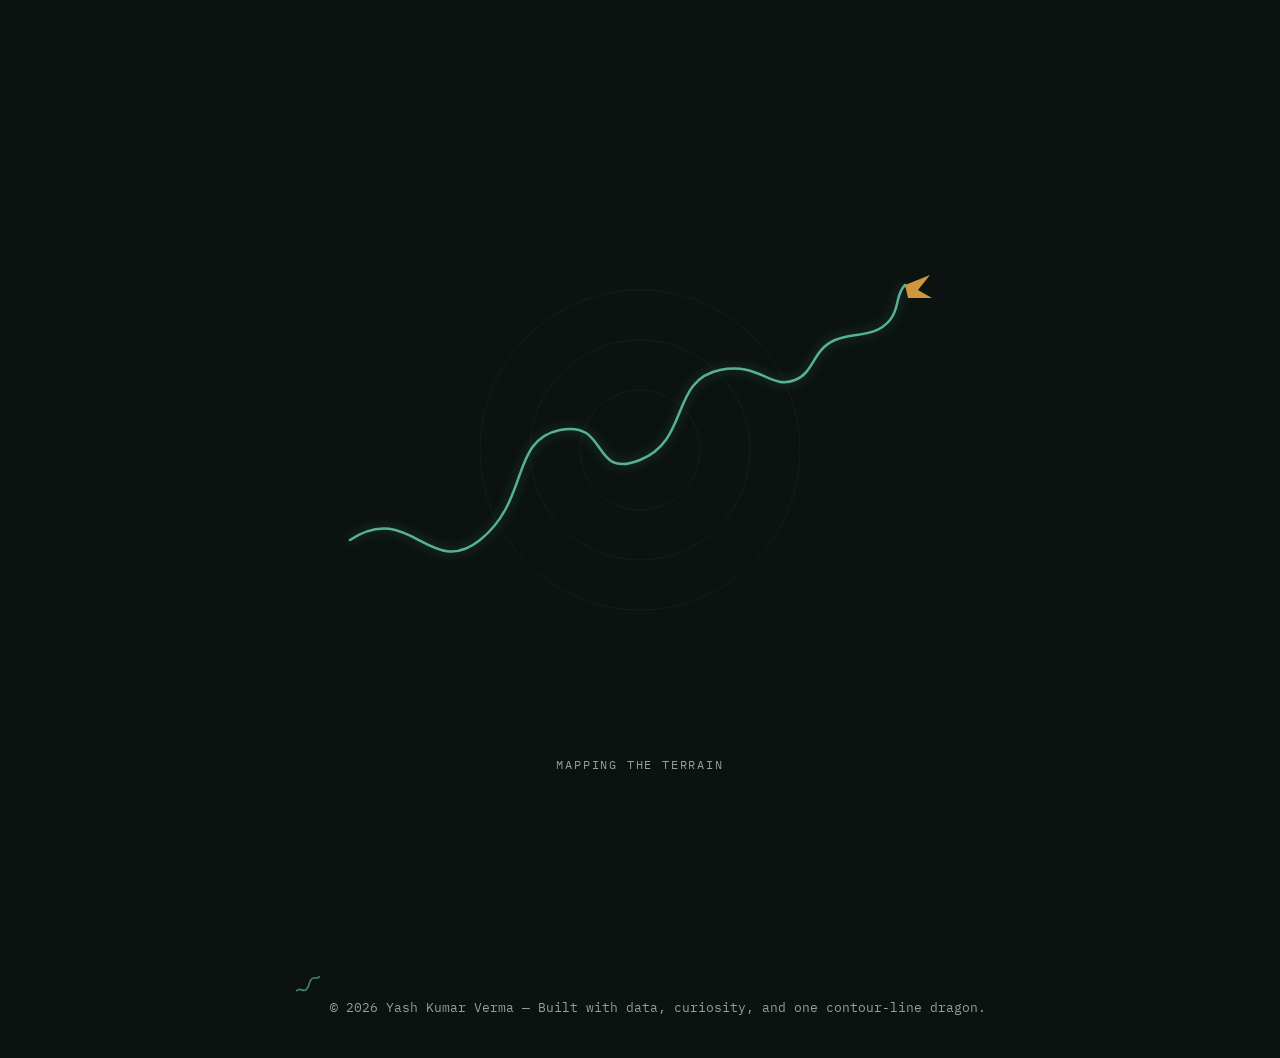
<file: portfolio.html>
<!DOCTYPE html>
<html lang="en">
<head>
<!-- Google tag (gtag.js) -->
<script async src="https://www.googletagmanager.com/gtag/js?id=G-EFCTYYZJJ2"></script>
<script>
  window.dataLayer = window.dataLayer || [];
  function gtag(){dataLayer.push(arguments);}
  gtag('js', new Date());
  gtag('config', 'G-EFCTYYZJJ2');
</script>
<meta charset="UTF-8">
<meta name="viewport" content="width=device-width, initial-scale=1.0">
<title>Yash Kumar Verma — Data Analyst</title>
<link rel="preconnect" href="https://fonts.googleapis.com">
<link rel="preconnect" href="https://fonts.gstatic.com" crossorigin>
<link href="https://fonts.googleapis.com/css2?family=Fraunces:opsz,wght@9..144,500;9..144,600;9..144,900&family=IBM+Plex+Sans:wght@400;500;600&family=IBM+Plex+Mono:wght@400;500&display=swap" rel="stylesheet">
<style>
  :root{
    --bg:#0B1210;
    --surface:#10201B;
    --surface-2:#152720;
    --accent-jade:#3B8168;
    --accent-jade-bright:#57B294;
    --accent-gold:#E3A542;
    --text:#EDEDE6;
    --text-muted:#8FA39A;
    --line:#22352C;
    --max-w:1080px;
  }

  *{box-sizing:border-box; margin:0; padding:0;}

  html{scroll-behavior:smooth;}

  body{
    background:var(--bg);
    color:var(--text);
    font-family:'IBM Plex Sans', sans-serif;
    line-height:1.6;
    overflow-x:hidden;
  }

  @media (prefers-reduced-motion: reduce){
    html{scroll-behavior:auto;}
    *{animation-duration:0.01ms !important; animation-iteration-count:1 !important; transition-duration:0.01ms !important;}
  }

  h1,h2,h3{font-family:'Fraunces', serif; font-weight:600; letter-spacing:-0.01em;}

  .mono{font-family:'IBM Plex Mono', monospace;}

  a{color:inherit;}

  /* ---------- Intro sequence ---------- */
  #intro{
    position:fixed; inset:0; z-index:1000;
    background:var(--bg);
    display:flex; align-items:center; justify-content:center;
    transition:opacity 0.9s ease, visibility 0.9s ease;
  }
  #intro.hide{opacity:0; visibility:hidden; pointer-events:none;}
  #intro svg{width:min(90vw, 700px); height:auto;}
  .contour-grid{stroke:var(--line); stroke-width:1;}
  .dragon-path{
    fill:none;
    stroke:var(--accent-jade-bright);
    stroke-width:2.5;
    stroke-linecap:round;
    stroke-linejoin:round;
    filter:drop-shadow(0 0 6px rgba(87,178,148,0.45));
  }
  .flash{
    position:fixed; inset:0; z-index:999;
    background:radial-gradient(circle at 50% 55%, var(--accent-gold) 0%, rgba(227,165,66,0.4) 35%, rgba(11,18,16,0) 70%);
    opacity:0;
    pointer-events:none;
  }
  .flash.fire{animation:fireFlash 1.1s ease forwards;}
  @keyframes fireFlash{
    0%{opacity:0;}
    45%{opacity:1;}
    100%{opacity:0;}
  }
  .intro-label{
    position:absolute; bottom:14%; left:50%; transform:translateX(-50%);
    font-family:'IBM Plex Mono', monospace; font-size:0.75rem; letter-spacing:0.15em;
    text-transform:uppercase; color:var(--text-muted);
    opacity:0; animation:fadeIn 0.6s ease 1.6s forwards;
  }
  @keyframes fadeIn{to{opacity:1;}}

  body.locked{overflow:hidden; height:100vh;}

  /* ---------- Background contour texture ---------- */
  .contour-bg{
    position:fixed; inset:0; z-index:-1;
    background-image:
      repeating-radial-gradient(circle at 15% 20%, transparent 0, transparent 60px, rgba(59,129,104,0.05) 61px, transparent 62px),
      repeating-radial-gradient(circle at 85% 75%, transparent 0, transparent 90px, rgba(227,165,66,0.04) 91px, transparent 92px);
    pointer-events:none;
  }

  /* ---------- Layout helpers ---------- */
  .wrap{max-width:var(--max-w); margin:0 auto; padding:0 1.75rem;}
  section{padding:6rem 0;}
  @media(max-width:700px){ section{padding:4rem 0;} }

  .eyebrow{
    font-family:'IBM Plex Mono', monospace;
    font-size:0.75rem; letter-spacing:0.18em; text-transform:uppercase;
    color:var(--accent-gold); margin-bottom:0.9rem; display:flex; align-items:center; gap:0.6rem;
  }
  .eyebrow::before{content:''; width:22px; height:1px; background:var(--accent-gold);}

  /* ---------- Nav ---------- */
  nav{
    position:sticky; top:0; z-index:100;
    background:rgba(11,18,16,0.85); backdrop-filter:blur(8px);
    border-bottom:1px solid var(--line);
  }
  nav .wrap{display:flex; align-items:center; justify-content:space-between; padding-top:1.1rem; padding-bottom:1.1rem;}
  .brand{display:flex; align-items:center; gap:0.6rem; font-family:'Fraunces', serif; font-weight:600; font-size:1.1rem;}
  .brand svg{width:26px; height:26px;}
  nav ul{list-style:none; display:flex; gap:2rem;}
  nav a{text-decoration:none; font-size:0.92rem; color:var(--text-muted); transition:color 0.2s;}
  nav a:hover, nav a:focus-visible{color:var(--accent-jade-bright);}
  nav a:focus-visible{outline:2px solid var(--accent-gold); outline-offset:4px;}
  nav a.nav-link.active{color:var(--accent-gold);}
  @media(max-width:640px){
    nav .wrap{padding-top:0.9rem; padding-bottom:0.9rem; flex-wrap:wrap; gap:0.7rem;}
    nav ul{gap:1.1rem; width:100%; overflow-x:auto; padding-bottom:0.2rem; -webkit-overflow-scrolling:touch;}
    nav ul li{flex-shrink:0;}
  }

  /* ---------- Page/tab switching ---------- */
  .page{display:none;}
  .page.active{display:block; animation:pageIn 0.5s ease;}
  @keyframes pageIn{
    from{opacity:0; transform:translateY(14px);}
    to{opacity:1; transform:translateY(0);}
  }
  @media (prefers-reduced-motion: reduce){ .page.active{animation:none;} }

  /* ---------- Hero ---------- */
  .hero{padding:7rem 0 6rem; position:relative;}
  .hero .eyebrow{margin-bottom:1.4rem;}
  .hero h1{font-size:clamp(2.6rem, 7vw, 4.6rem); line-height:1.02; max-width:11ch;}
  .hero .role{
    margin-top:1rem; font-size:clamp(1.1rem, 2.4vw, 1.4rem); color:var(--accent-jade-bright);
    font-family:'Fraunces', serif; font-style:italic; font-weight:500;
  }
  .hero p.lede{margin-top:1.6rem; max-width:56ch; color:var(--text-muted); font-size:1.05rem;}
  .hero .cta-row{margin-top:2.2rem; display:flex; gap:1rem; flex-wrap:wrap;}
  .btn{
    font-family:'IBM Plex Mono', monospace; font-size:0.85rem; letter-spacing:0.03em;
    padding:0.85rem 1.5rem; border-radius:2px; text-decoration:none;
    border:1px solid var(--accent-jade); transition:all 0.25s ease;
    display:inline-flex; align-items:center; gap:0.5rem;
  }
  .btn.primary{background:var(--accent-jade); color:var(--bg); font-weight:600;}
  .btn.primary:hover{background:var(--accent-jade-bright); border-color:var(--accent-jade-bright);}
  .btn.ghost{color:var(--text); border-color:var(--line);}
  .btn.ghost:hover{border-color:var(--accent-gold); color:var(--accent-gold);}

  .stat-strip{
    margin-top:3.5rem; display:grid; grid-template-columns:repeat(3,1fr); gap:1px;
    background:var(--line); border:1px solid var(--line);
  }
  .stat{background:var(--surface); padding:1.4rem 1.2rem;}
  .stat .num{font-family:'IBM Plex Mono', monospace; font-size:1.6rem; color:var(--accent-gold); font-weight:500;}
  .stat .label{font-size:0.8rem; color:var(--text-muted); margin-top:0.3rem;}
  @media(max-width:640px){ .stat-strip{grid-template-columns:1fr;} }

  /* ---------- About ---------- */
  section#about p{color:var(--text-muted); margin-bottom:1rem;}
  .edu-card{
    background:var(--surface); border:1px solid var(--line); padding:1.6rem;
    border-left:2px solid var(--accent-jade);
  }
  .edu-card .eyebrow{margin-bottom:0.7rem;}
  .edu-card h3{font-size:1.1rem; font-weight:600;}
  .edu-card .meta{color:var(--text-muted); font-size:0.9rem; margin-top:0.4rem; font-family:'IBM Plex Mono', monospace;}

  /* ---------- Skills ---------- */
  .skills-legend{
    display:flex; flex-wrap:wrap; gap:0.8rem;
  }
  .skill-chip{
    display:flex; align-items:flex-start; gap:0.55rem;
    background:var(--surface); border:1px solid var(--line);
    padding:0.65rem 1rem; font-size:0.88rem;
    font-family:'IBM Plex Mono', monospace;
    transition:border-color 0.2s, transform 0.2s;
  }
  .skill-chip:hover{border-color:var(--accent-jade-bright); transform:translateY(-2px);}
  .skill-dot{width:8px; height:8px; border-radius:50%; background:var(--accent-jade-bright); flex-shrink:0; margin-top:0.4rem;}
  .skill-chip:nth-child(3n+2) .skill-dot{background:var(--accent-gold);}
  .skill-chip:nth-child(3n) .skill-dot{background:#6BA5D1;}
  .skill-name{display:flex; flex-direction:column; gap:0.2rem;}
  .skill-used{
    font-family:'IBM Plex Sans', sans-serif; font-size:0.72rem; color:var(--text-muted);
    font-style:italic;
  }

  /* ---------- Timeline (Experience) ---------- */
  .timeline{position:relative; margin-top:2.5rem; padding-left:2.2rem;}
  .timeline::before{
    content:''; position:absolute; left:5px; top:6px; bottom:6px; width:1px;
    background:repeating-linear-gradient(var(--line), var(--line) 4px, transparent 4px, transparent 9px);
  }
  .t-item{position:relative; padding-bottom:2.6rem;}
  .t-item:last-child{padding-bottom:0;}
  .t-item::before{
    content:attr(data-n);
    position:absolute; left:-2.2rem; top:0; width:22px; height:22px;
    background:var(--bg); border:1px solid var(--accent-jade);
    border-radius:50%; display:flex; align-items:center; justify-content:center;
    font-family:'IBM Plex Mono', monospace; font-size:0.68rem; color:var(--accent-jade-bright);
  }
  .t-item h3{font-size:1.15rem;}
  .t-item .org{color:var(--accent-gold); font-family:'IBM Plex Mono', monospace; font-size:0.85rem; margin-top:0.2rem;}
  .t-item .when{color:var(--text-muted); font-size:0.82rem; font-family:'IBM Plex Mono', monospace; margin-top:0.15rem;}
  .t-item ul{margin-top:0.8rem; padding-left:1.2rem; color:var(--text-muted); font-size:0.94rem;}
  .t-item li{margin-bottom:0.4rem;}

  /* ---------- Projects ---------- */
  .project-grid{display:grid; grid-template-columns:repeat(2,1fr); gap:1.4rem; margin-top:2.5rem;}
  @media(max-width:760px){ .project-grid{grid-template-columns:1fr;} }
  .project-card{
    background:var(--surface); border:1px solid var(--line); padding:1.8rem;
    display:flex; flex-direction:column; transition:border-color 0.25s, transform 0.25s;
  }
  .project-card:hover{border-color:var(--accent-jade); transform:translateY(-3px);}
  .project-card h3{font-size:1.2rem;}
  .project-card .tag{
    font-family:'IBM Plex Mono', monospace; font-size:0.72rem; color:var(--accent-gold);
    text-transform:uppercase; letter-spacing:0.08em; margin-bottom:0.6rem;
  }
  .project-card p{color:var(--text-muted); font-size:0.93rem; margin-top:0.8rem; flex-grow:1;}
  .project-card .insights{margin-top:1rem; padding-top:1rem; border-top:1px dashed var(--line);}
  .project-card .insights div{font-size:0.85rem; color:var(--text-muted); margin-bottom:0.35rem; padding-left:1rem; position:relative;}
  .project-card .insights div::before{content:'→'; position:absolute; left:0; color:var(--accent-jade-bright);}
  .project-link{
    display:inline-block; margin-top:1rem; font-family:'IBM Plex Mono', monospace;
    font-size:0.82rem; color:var(--accent-gold); text-decoration:none; border-bottom:1px solid transparent;
  }
  .project-link:hover, .project-link:focus-visible{border-bottom-color:var(--accent-gold);}

  /* ---------- Contact ---------- */
  .contact-box{
    background:var(--surface); border:1px solid var(--line); padding:3rem;
    text-align:center; position:relative; overflow:hidden;
  }
  .contact-box h2{font-size:clamp(1.8rem, 4vw, 2.6rem);}
  .contact-box p{color:var(--text-muted); margin-top:1rem; max-width:48ch; margin-left:auto; margin-right:auto;}
  .contact-links{margin-top:2.2rem; display:flex; gap:1rem; justify-content:center; flex-wrap:wrap;}

  footer{padding:2.5rem 0; text-align:center; color:var(--text-muted); font-size:0.82rem; font-family:'IBM Plex Mono', monospace;}
  footer .dragon-mark{width:28px; height:28px; margin:0 auto 0.8rem; opacity:0.7;}

  /* reveal on scroll */
  .reveal{opacity:0; transform:translateY(18px); transition:opacity 0.7s ease, transform 0.7s ease;}
  .reveal.in{opacity:1; transform:translateY(0);}

  /* ---------- Contact form ---------- */
  .contact-form{margin-top:2.2rem; text-align:left; max-width:520px; margin-left:auto; margin-right:auto;}
  .form-row{display:flex; gap:0.8rem; margin-bottom:0.8rem;}
  @media(max-width:520px){ .form-row{flex-direction:column;} }
  .contact-form input, .contact-form textarea{
    width:100%; background:var(--surface-2); border:1px solid var(--line); color:var(--text);
    padding:0.75rem 0.9rem; font-family:'IBM Plex Sans', sans-serif; font-size:0.92rem;
    border-radius:2px; resize:vertical;
  }
  .contact-form textarea{margin-bottom:0.8rem;}
  .contact-form input:focus, .contact-form textarea:focus{outline:1px solid var(--accent-jade-bright); border-color:var(--accent-jade-bright);}
  .form-note{margin-top:0.7rem; font-size:0.76rem; color:var(--text-muted); text-align:center;}

  .qr-block{margin-top:2.4rem; padding-top:2rem; border-top:1px dashed var(--line); text-align:center;}
  .qr-block img{border-radius:4px; background:#EDEDE6; padding:8px;}
  .qr-caption{margin-top:0.6rem; font-size:0.75rem; color:var(--text-muted);}

  /* ---------- Floating chat widget ---------- */
  #chatWidget{position:fixed; bottom:1.6rem; right:1.6rem; z-index:500; font-family:'IBM Plex Sans', sans-serif;}
  #chatToggle{
    width:56px; height:56px; border-radius:50%; border:1px solid var(--accent-jade);
    background:var(--accent-jade); color:var(--bg); cursor:pointer;
    display:flex; align-items:center; justify-content:center;
    box-shadow:0 4px 18px rgba(0,0,0,0.4); transition:background 0.2s, transform 0.2s;
  }
  #chatToggle:hover{background:var(--accent-jade-bright); transform:scale(1.05);}
  #chatToggle svg{width:24px; height:24px;}
  #chatPanel{
    position:absolute; bottom:70px; right:0;
    width:min(340px, 88vw); max-height:70vh;
    background:var(--surface); border:1px solid var(--line);
    border-radius:6px; box-shadow:0 8px 30px rgba(0,0,0,0.5);
    display:flex; flex-direction:column; overflow:hidden;
    opacity:0; transform:translateY(12px) scale(0.98); pointer-events:none;
    transition:opacity 0.25s ease, transform 0.25s ease;
  }
  #chatWidget.open #chatPanel{opacity:1; transform:translateY(0) scale(1); pointer-events:auto;}
  .chat-header{
    padding:0.9rem 1.1rem; border-bottom:1px solid var(--line);
    display:flex; align-items:center; justify-content:space-between;
    font-family:'Fraunces', serif; font-weight:600; color:var(--text);
  }
  .chat-sub{font-size:0.65rem; color:var(--text-muted); font-weight:400; text-transform:uppercase; letter-spacing:0.06em;}
  #chatLog{flex:1; overflow-y:auto; padding:0.9rem 1.1rem; display:flex; flex-direction:column; gap:0.6rem; min-height:140px;}
  .chat-msg{max-width:85%; padding:0.6rem 0.85rem; border-radius:10px; font-size:0.86rem; line-height:1.45;}
  .chat-msg.bot{background:var(--surface-2); color:var(--text); align-self:flex-start; border-bottom-left-radius:2px;}
  .chat-msg.user{background:var(--accent-jade); color:var(--bg); align-self:flex-end; border-bottom-right-radius:2px;}
  .chat-quick{display:flex; flex-wrap:wrap; gap:0.4rem; padding:0 1.1rem 0.7rem;}
  .chat-quick button{
    font-family:'IBM Plex Mono', monospace; font-size:0.7rem; background:none;
    border:1px solid var(--line); color:var(--text-muted); padding:0.35rem 0.6rem;
    border-radius:20px; cursor:pointer; transition:border-color 0.2s, color 0.2s;
  }
  .chat-quick button:hover{border-color:var(--accent-gold); color:var(--accent-gold);}
  #chatForm{display:flex; gap:0.5rem; padding:0.8rem; border-top:1px solid var(--line);}
  #chatInput{
    flex:1; background:var(--surface-2); border:1px solid var(--line); color:var(--text);
    padding:0.6rem 0.8rem; border-radius:20px; font-size:0.85rem;
  }
  #chatInput:focus{outline:none; border-color:var(--accent-jade-bright);}
  #chatForm button{
    width:38px; height:38px; border-radius:50%; border:none; background:var(--accent-gold);
    color:var(--bg); display:flex; align-items:center; justify-content:center; cursor:pointer; flex-shrink:0;
  }
  #chatForm button svg{width:16px; height:16px;}

  /* ---------- Accordion (tap heading to expand) ---------- */
  .acc-trigger{
    all:unset; cursor:pointer; display:flex; align-items:center; justify-content:space-between;
    width:100%; gap:1rem;
  }
  .acc-trigger:focus-visible{outline:2px solid var(--accent-gold); outline-offset:4px;}
  .acc-chevron{
    flex-shrink:0; width:22px; height:22px; border:1px solid var(--line);
    border-radius:50%; display:flex; align-items:center; justify-content:center;
    transition:transform 0.3s ease, border-color 0.3s ease;
  }
  .acc-chevron svg{width:10px; height:10px; stroke:var(--accent-jade-bright);}
  .acc-trigger[aria-expanded="true"] .acc-chevron{transform:rotate(45deg); border-color:var(--accent-jade-bright);}
  .acc-panel{
    max-height:0; overflow:hidden; transition:max-height 0.4s ease, margin-top 0.4s ease;
  }
  .acc-panel.open{margin-top:0.8rem;}
  .t-item .org, .t-item .when{pointer-events:none;}
  .acc-trigger h3{pointer-events:none;}
  .tap-hint{font-family:'IBM Plex Mono', monospace; font-size:0.7rem; color:var(--text-muted); margin-top:0.4rem; opacity:0.7;}
</style>
</head>
<body class="locked">

  <!-- Intro -->
  <div id="intro" aria-hidden="true">
    <svg viewBox="0 0 700 420" xmlns="http://www.w3.org/2000/svg">
      <g class="contour-grid" opacity="0.35">
        <circle cx="350" cy="210" r="60" fill="none"/>
        <circle cx="350" cy="210" r="110" fill="none"/>
        <circle cx="350" cy="210" r="160" fill="none"/>
      </g>
      <path id="dragonPath" class="dragon-path"
        d="M 60,300 C 120,260 140,340 190,300 C 240,260 220,200 270,190 C 320,180 300,240 350,220 C 400,200 380,140 430,130 C 470,122 480,150 505,140 C 525,132 522,110 545,100 C 565,92 585,98 600,80 C 610,68 605,55 615,45"
        pathLength="1"/>
      <g id="dragonHead" opacity="0">
        <path d="M615,45 L640,35 L628,50 L642,58 L618,58 Z" fill="var(--accent-gold)" opacity="0.9"/>
      </g>
    </svg>
    <div class="intro-label">mapping the terrain</div>
  </div>
  <div class="flash" id="flash"></div>

  <div class="contour-bg"></div>

  <nav>
    <div class="wrap">
      <a href="#home" class="nav-link brand" data-target="home" style="text-decoration:none;">
        <svg viewBox="0 0 40 40" xmlns="http://www.w3.org/2000/svg">
          <path d="M4,28 C10,22 12,32 18,26 C24,20 20,12 28,10 C32,9 34,12 36,8" fill="none" stroke="var(--accent-jade-bright)" stroke-width="2.5" stroke-linecap="round"/>
        </svg>
        <span>Yash Kumar Verma</span>
      </a>
      <ul>
        <li><a href="#home" class="nav-link" data-target="home">Home</a></li>
        <li><a href="#about" class="nav-link" data-target="about">About</a></li>
        <li><a href="#education" class="nav-link" data-target="education">Education</a></li>
        <li><a href="#skills" class="nav-link" data-target="skills">Skills</a></li>
        <li><a href="#experience" class="nav-link" data-target="experience">Experience</a></li>
        <li><a href="#projects" class="nav-link" data-target="projects">Projects</a></li>
        <li><a href="#contact" class="nav-link" data-target="contact">Contact</a></li>
      </ul>
    </div>
  </nav>

  <header id="home" class="page active hero wrap">
    <div class="eyebrow reveal">Lucknow, India</div>
    <h1 class="reveal">Yash Kumar Verma</h1>
    <div class="role reveal">Aspiring Data Analyst</div>
    <p class="lede reveal">Aspiring Data Analyst with hands-on experience in QGIS, Tableau, and Excel-based analysis, gained through industry GIS training and AI-powered data analytics simulations. Skilled in translating raw datasets into structured insights, with a strong foundation in database concepts and problem-solving.</p>
    <div class="cta-row reveal">
      <a class="btn primary nav-link" href="#projects" data-target="projects">View projects</a>
      <a class="btn ghost nav-link" href="#contact" data-target="contact">Get in touch</a>
    </div>
    <div class="stat-strip reveal">
      <div class="stat"><div class="num">15,000+</div><div class="label">buildings mapped in QGIS</div></div>
      <div class="stat"><div class="num">2,200+</div><div class="label">customer records analyzed</div></div>
      <div class="stat"><div class="num">95%</div><div class="label">score, AI productivity course</div></div>
    </div>
  </header>

  <section id="about" class="page wrap">
    <div class="eyebrow reveal">About</div>
    <div class="reveal" style="max-width:65ch;">
      <p>I'm a BCA student in Lucknow building toward a career in data analysis — the kind of work where a messy spreadsheet or a raw geospatial file turns into something a decision-maker can actually use.</p>
      <p>My background spans two directions that meet in the middle: spatial data work (digitizing and structuring geospatial datasets in QGIS) and analytical work (Excel, Tableau, and AI-assisted data analytics simulations). Both come down to the same instinct — validate the data, find the pattern, explain it clearly.</p>
    </div>
  </section>

  <section id="education" class="page wrap">
    <div class="eyebrow reveal">Education</div>
    <div class="edu-card reveal">
      <button class="acc-trigger" aria-expanded="true">
        <h3>Bachelor's of Computer Application</h3>
        <span class="acc-chevron" style="transform:rotate(45deg);"><svg viewBox="0 0 24 24" fill="none" stroke-width="2" stroke-linecap="round"><path d="M12 5v14M5 12h14"/></svg></span>
      </button>
      <div class="acc-panel open" style="max-height:100px;">
        <div class="meta">City College of Management, Tiwariganj</div>
        <div class="meta">Jul 2025 — 2028 (in progress)</div>
      </div>

      <button class="acc-trigger" style="margin-top:1.4rem;" aria-expanded="false">
        <h3>12th — Science Stream (U.P. Board)</h3>
        <span class="acc-chevron"><svg viewBox="0 0 24 24" fill="none" stroke-width="2" stroke-linecap="round"><path d="M12 5v14M5 12h14"/></svg></span>
      </button>
      <div class="acc-panel">
        <div class="meta">Mahavir Inter College, Aliganj</div>
        <div class="meta">77.4% · Apr 2025</div>
      </div>

      <button class="acc-trigger" style="margin-top:1.4rem;" aria-expanded="false">
        <h3>10th (U.P. Board)</h3>
        <span class="acc-chevron"><svg viewBox="0 0 24 24" fill="none" stroke-width="2" stroke-linecap="round"><path d="M12 5v14M5 12h14"/></svg></span>
      </button>
      <div class="acc-panel">
        <div class="meta">Mahavir Inter College, Aliganj</div>
        <div class="meta">88.67% · Apr 2023</div>
      </div>
    </div>
  </section>

  <section id="skills" class="page wrap">
    <div class="eyebrow reveal">Skills</div>
    <div class="skills-legend reveal">
      <div class="skill-chip"><span class="skill-dot"></span><span class="skill-name">QGIS<span class="skill-used">Used in: GIS Trainee, Aircode Technologies</span></span></div>
      <div class="skill-chip"><span class="skill-dot"></span><span class="skill-name">Tableau<span class="skill-used">Used in: Deloitte Job Simulation</span></span></div>
      <div class="skill-chip"><span class="skill-dot"></span><span class="skill-name">Microsoft Excel<span class="skill-used">Used in: Deloitte Simulation, GIS Trainee</span></span></div>
      <div class="skill-chip"><span class="skill-dot"></span><span class="skill-name">Data Analysis &amp; Validation<span class="skill-used">Used in: Tata Simulation, Customer Dashboard</span></span></div>
      <div class="skill-chip"><span class="skill-dot"></span><span class="skill-name">Spatial Data Analysis<span class="skill-used">Used in: GIS Trainee, Aircode Technologies</span></span></div>
      <div class="skill-chip"><span class="skill-dot"></span><span class="skill-name">Database Management<span class="skill-used">Used in: Customer Analytics Dashboard</span></span></div>
      <div class="skill-chip"><span class="skill-dot"></span><span class="skill-name">Georeferencing<span class="skill-used">Used in: GIS Trainee, Aircode Technologies</span></span></div>
      <div class="skill-chip"><span class="skill-dot"></span><span class="skill-name">Microsoft Word<span class="skill-used">Used in: Tata Simulation (exec summary)</span></span></div>
      <div class="skill-chip"><span class="skill-dot"></span><span class="skill-name">Problem Solving<span class="skill-used">Used in: Password Strength Analyzer</span></span></div>
    </div>
  </section>

  <section id="experience" class="page wrap">
    <div class="eyebrow reveal">Experience &amp; Training</div>
    <div class="timeline">
      <div class="t-item reveal" data-n="1">
        <button class="acc-trigger" aria-expanded="false">
          <span>
            <h3>Digital Productivity with AI</h3>
            <div class="org">UNICEF Program</div>
            <div class="when">March 2026 · Course score 95%</div>
          </span>
          <span class="acc-chevron"><svg viewBox="0 0 24 24" fill="none" stroke-width="2" stroke-linecap="round"><path d="M12 5v14M5 12h14"/></svg></span>
        </button>
        <div class="acc-panel">
          <ul><li>Completed a course on applying AI tools to accelerate data-based workflows.</li></ul>
        </div>
      </div>
      <div class="t-item reveal" data-n="2">
        <button class="acc-trigger" aria-expanded="false">
          <span>
            <h3>GIS Trainee</h3>
            <div class="org">Aircode Technologies Pvt. Ltd.</div>
            <div class="when">Jul – Aug 2026 · 6-week industry training</div>
          </span>
          <span class="acc-chevron"><svg viewBox="0 0 24 24" fill="none" stroke-width="2" stroke-linecap="round"><path d="M12 5v14M5 12h14"/></svg></span>
        </button>
        <div class="acc-panel">
          <ul>
            <li>Analyzed raw geospatial location data for 15,000+ buildings using QGIS, identifying uncovered structures and digitizing precise building polygons.</li>
            <li>Collected and structured building-level attribute data — height, roof age, roof material, facade material and condition, and suburb density — into Excel across the full dataset.</li>
            <li>Gained practical exposure to GIS, geospatial data handling, and industrial workflow using QGIS.</li>
          </ul>
        </div>
      </div>
      <div class="t-item reveal" data-n="3">
        <button class="acc-trigger" aria-expanded="false">
          <span>
            <h3>AI for All</h3>
            <div class="org">TCS · Free Course</div>
            <div class="when">Completing August 2026</div>
          </span>
          <span class="acc-chevron"><svg viewBox="0 0 24 24" fill="none" stroke-width="2" stroke-linecap="round"><path d="M12 5v14M5 12h14"/></svg></span>
        </button>
        <div class="acc-panel">
          <ul><li>Learning practical applications of AI across daily productivity tasks, cybersecurity fundamentals, and data analysis.</li></ul>
        </div>
      </div>
      <div class="t-item reveal" data-n="4">
        <button class="acc-trigger" aria-expanded="false">
          <span>
            <h3>Tata AI-Powered Data Analytics Job Simulation</h3>
            <div class="org">Forage</div>
            <div class="when">Job simulation</div>
          </span>
          <span class="acc-chevron"><svg viewBox="0 0 24 24" fill="none" stroke-width="2" stroke-linecap="round"><path d="M12 5v14M5 12h14"/></svg></span>
        </button>
        <div class="acc-panel">
          <ul>
            <li>Performed exploratory data analysis on delinquency datasets, using GenAI tools for missing-data treatment, risk profiling, and synthetic data generation.</li>
            <li>Designed predictive model logic for customer delinquency and outlined an evaluation plan for model accuracy and reliability.</li>
            <li>Authored a two-page executive summary and recommendation framework for a Head of Collections, covering key risk factors, delinquency trends, and intervention strategies.</li>
            <li>Designed a presentation framework for an AI-powered collections system, incorporating bias guardrails and responsible AI principles.</li>
          </ul>
        </div>
      </div>
      <div class="t-item reveal" data-n="5">
        <button class="acc-trigger" aria-expanded="false">
          <span>
            <h3>Deloitte Data Analytics Job Simulation</h3>
            <div class="org">Forage</div>
            <div class="when">Job simulation</div>
          </span>
          <span class="acc-chevron"><svg viewBox="0 0 24 24" fill="none" stroke-width="2" stroke-linecap="round"><path d="M12 5v14M5 12h14"/></svg></span>
        </button>
        <div class="acc-panel">
          <ul>
            <li>Analyzed a provided Excel dataset to identify key trends, then built a Tableau dashboard to visualize findings.</li>
            <li>Updated and maintained the source Excel sheet to reflect analysis outputs, simulating an end-to-end data analyst workflow.</li>
          </ul>
        </div>
      </div>
    </div>
  </section>

  <section id="projects" class="page wrap">
    <div class="eyebrow reveal">Projects</div>
    <div class="project-grid">
      <div class="project-card reveal">
        <div class="tag">Data Analytics · Dashboard</div>
        <button class="acc-trigger" aria-expanded="false">
          <h3>Interactive Customer Analytics Dashboard</h3>
          <span class="acc-chevron"><svg viewBox="0 0 24 24" fill="none" stroke-width="2" stroke-linecap="round"><path d="M12 5v14M5 12h14"/></svg></span>
        </button>
        <div class="acc-panel">
          <p>Analyzed a real-world marketing dataset of 2,200+ customers (iFood Customer Personality Analysis, Kaggle) to uncover patterns in spending behavior, campaign performance, and purchase channels — built end-to-end from data cleaning to visualization.</p>
          <div class="insights">
            <div>Wine alone made up over 45% of total product spend</div>
            <div>Latest campaign response rate (~15%) more than doubled earlier ones (~6–7%)</div>
            <div>In-store purchases outpace web and catalog combined</div>
          </div>
          <a class="project-link" href="https://lnkd.in/p/dJYc69rs" target="_blank" rel="noopener">View on LinkedIn →</a>
        </div>
      </div>
      <div class="project-card reveal">
        <div class="tag">Security · Tool</div>
        <button class="acc-trigger" aria-expanded="false">
          <h3>Password Strength Analyzer</h3>
          <span class="acc-chevron"><svg viewBox="0 0 24 24" fill="none" stroke-width="2" stroke-linecap="round"><path d="M12 5v14M5 12h14"/></svg></span>
        </button>
        <div class="acc-panel">
          <p>A rules-based tool that checks password strength against common security criteria, giving instant feedback on how to improve a password's resilience.</p>
          <a class="project-link" href="https://github.com/yashverma1611/Password_security_Analyzer" target="_blank" rel="noopener">View on GitHub →</a>
        </div>
      </div>
    </div>
  </section>

  <section id="contact" class="page wrap">
    <div class="eyebrow reveal">Contact</div>
    <div class="contact-box reveal">
      <h2>Let's talk data.</h2>
      <p>Open to opportunities, internships, and conversations about data analysis, GIS, or anything spatial. Reach out any time.</p>
      <div class="contact-links">
        <a class="btn primary" href="mailto:90yashkumar@gmail.com">Email me</a>
        <a class="btn ghost" href="tel:+918858655356">+91 88586 55356</a>
        <a class="btn ghost" href="https://github.com/yashverma1611" target="_blank" rel="noopener">GitHub</a>
        <a class="btn ghost" href="https://www.linkedin.com/in/yash-kumar-verma-7405a4405/" target="_blank" rel="noopener">LinkedIn</a>
      </div>

      <form id="contactForm" class="contact-form">
        <div class="form-row">
          <input type="text" id="cf-name" placeholder="Your name" required>
          <input type="email" id="cf-email" placeholder="Your email" required>
        </div>
        <textarea id="cf-message" rows="4" placeholder="Your message" required></textarea>
        <button type="submit" class="btn primary" style="width:100%; justify-content:center;">Send message</button>
        <p class="form-note">Opens your email app with this pre-filled — nothing is sent from here.</p>
      </form>

      <div class="qr-block">
        <img src="[data-uri]" alt="QR code linking to yashverma1611.github.io" width="150" height="150">
        <p class="qr-caption mono">Scan to open this site on your phone</p>
      </div>
    </div>
  </section>

  <footer>
    <svg class="dragon-mark" viewBox="0 0 40 40" xmlns="http://www.w3.org/2000/svg">
      <path d="M4,28 C10,22 12,32 18,26 C24,20 20,12 28,10 C32,9 34,12 36,8" fill="none" stroke="var(--accent-jade-bright)" stroke-width="2.5" stroke-linecap="round"/>
    </svg>
    © 2026 Yash Kumar Verma — Built with data, curiosity, and one contour-line dragon.
  </footer>

  <!-- Floating FAQ chat widget -->
  <div id="chatWidget">
    <button id="chatToggle" aria-label="Open chat" aria-expanded="false">
      <svg id="chatIconOpen" viewBox="0 0 24 24" fill="none" stroke="currentColor" stroke-width="2" stroke-linecap="round" stroke-linejoin="round"><path d="M21 11.5a8.38 8.38 0 0 1-.9 3.8 8.5 8.5 0 0 1-7.6 4.7 8.38 8.38 0 0 1-3.8-.9L3 21l1.9-5.7a8.38 8.38 0 0 1-.9-3.8 8.5 8.5 0 0 1 4.7-7.6 8.38 8.38 0 0 1 3.8-.9h.5a8.48 8.48 0 0 1 8 8v.5z"/></svg>
      <svg id="chatIconClose" viewBox="0 0 24 24" fill="none" stroke="currentColor" stroke-width="2" stroke-linecap="round" stroke-linejoin="round" style="display:none;"><path d="M18 6L6 18M6 6l12 12"/></svg>
    </button>
    <div id="chatPanel" aria-hidden="true">
      <div class="chat-header">
        <span>Ask about Yash</span>
        <span class="chat-sub mono">no API · answers locally</span>
      </div>
      <div id="chatLog"></div>
      <div class="chat-quick" id="chatQuick"></div>
      <form id="chatForm">
        <input type="text" id="chatInput" placeholder="Ask about skills, projects, education…" autocomplete="off">
        <button type="submit" aria-label="Send">
          <svg viewBox="0 0 24 24" fill="none" stroke="currentColor" stroke-width="2" stroke-linecap="round" stroke-linejoin="round"><path d="M22 2L11 13M22 2l-7 20-4-9-9-4 20-7z"/></svg>
        </button>
      </form>
    </div>
  </div>

<script>
  // ----- Intro sequence -----
  (function(){
    var reduced = window.matchMedia('(prefers-reduced-motion: reduce)').matches;
    var introEl = document.getElementById('intro');
    var flash = document.getElementById('flash');
    var body = document.body;
    var path = document.getElementById('dragonPath');
    var head = document.getElementById('dragonHead');

    function finishIntro(){
      body.classList.remove('locked');
      introEl.classList.add('hide');
      setTimeout(function(){ introEl.style.display='none'; }, 950);
    }

    if(reduced){
      finishIntro();
    } else {
      var len = path.getTotalLength ? path.getTotalLength() : 1000;
      path.style.strokeDasharray = len;
      path.style.strokeDashoffset = len;
      path.getBoundingClientRect(); // force reflow
      path.style.transition = 'stroke-dashoffset 1.5s cubic-bezier(.65,.05,.36,1)';
      requestAnimationFrame(function(){
        path.style.strokeDashoffset = 0;
      });
      setTimeout(function(){ head.style.transition='opacity 0.3s'; head.style.opacity='1'; }, 1450);
      setTimeout(function(){
        flash.classList.add('fire');
      }, 1650);
      setTimeout(finishIntro, 2500);
    }

    // allow skipping the intro on click/tap
    introEl.addEventListener('click', finishIntro);
  })();

  // ----- Reveal (immediate, since sections are now paged not continuously scrolled) -----
  (function(){
    document.querySelectorAll('.reveal').forEach(function(el){
      el.classList.add('in');
    });
  })();

  // ----- Page/tab switching -----
  (function(){
    var navLinks = document.querySelectorAll('.nav-link');
    var pages = document.querySelectorAll('.page');

    function showPage(id){
      pages.forEach(function(p){ p.classList.toggle('active', p.id === id); });
      navLinks.forEach(function(l){ l.classList.toggle('active', l.getAttribute('data-target') === id); });
      window.scrollTo({top:0, behavior:'smooth'});
      // resize any open accordion panels now visible in this page
      requestAnimationFrame(function(){
        document.querySelectorAll('#' + id + ' .acc-panel.open').forEach(function(p){
          p.style.maxHeight = p.scrollHeight + 'px';
        });
      });
    }

    navLinks.forEach(function(link){
      link.addEventListener('click', function(e){
        e.preventDefault();
        var target = link.getAttribute('data-target');
        if(target){
          showPage(target);
          history.replaceState(null, '', '#' + target);
        }
      });
    });

    // deep-link support: open the section matching the URL hash on load
    var initial = (location.hash || '').replace('#','');
    var valid = Array.prototype.some.call(pages, function(p){ return p.id === initial; });
    if(valid){ showPage(initial); }
  })();

  // ----- Accordion: tap heading to expand/collapse -----
  (function(){
    var triggers = document.querySelectorAll('.acc-trigger');
    triggers.forEach(function(btn){
      var panel = btn.nextElementSibling;
      if(!panel || !panel.classList.contains('acc-panel')) return;

      function setOpen(open){
        btn.setAttribute('aria-expanded', open ? 'true' : 'false');
        if(open){
          panel.classList.add('open');
          panel.style.maxHeight = panel.scrollHeight + 'px';
        } else {
          panel.style.maxHeight = panel.scrollHeight + 'px'; // set current height first for transition
          requestAnimationFrame(function(){
            panel.style.maxHeight = '0px';
          });
          panel.classList.remove('open');
        }
      }

      // initial state from aria-expanded in markup
      setOpen(btn.getAttribute('aria-expanded') === 'true');

      btn.addEventListener('click', function(){
        var isOpen = btn.getAttribute('aria-expanded') === 'true';
        setOpen(!isOpen);
      });
    });

    // keep open panels sized correctly if fonts/layout shift after load
    window.addEventListener('load', function(){
      document.querySelectorAll('.acc-panel.open').forEach(function(p){
        p.style.maxHeight = p.scrollHeight + 'px';
      });
    });
  })();

  // ----- Contact form: opens visitor's email app, no backend/keys involved -----
  (function(){
    var form = document.getElementById('contactForm');
    if(!form) return;
    form.addEventListener('submit', function(e){
      e.preventDefault();
      var name = document.getElementById('cf-name').value.trim();
      var email = document.getElementById('cf-email').value.trim();
      var message = document.getElementById('cf-message').value.trim();
      var subject = encodeURIComponent('Portfolio contact from ' + name);
      var body = encodeURIComponent(message + '\n\n— ' + name + ' (' + email + ')');
      window.location.href = 'mailto:90yashkumar@gmail.com?subject=' + subject + '&body=' + body;
    });
  })();

  // ----- Local FAQ chatbot: no API, no key — answers from a fixed knowledge base -----
  (function(){
    var widget = document.getElementById('chatWidget');
    var toggle = document.getElementById('chatToggle');
    var panel = document.getElementById('chatPanel');
    var log = document.getElementById('chatLog');
    var quick = document.getElementById('chatQuick');
    var form = document.getElementById('chatForm');
    var input = document.getElementById('chatInput');
    var iconOpen = document.getElementById('chatIconOpen');
    var iconClose = document.getElementById('chatIconClose');
    if(!widget) return;

    var kb = [
      { keys:['skill','know','tool','tech','stack'],
        a:"Yash's core skills: QGIS, Tableau, Microsoft Excel, Data Analysis & Validation, Spatial Data Analysis, Database Management, Georeferencing, and Problem Solving." },
      { keys:['education','study','college','degree','bca','school','12th','10th'],
        a:"Yash is pursuing a BCA at City College of Management, Tiwariganj (2025–2028). He completed 12th (Science, U.P. Board) at 77.4% and 10th at 88.67%, both from Mahavir Inter College, Aliganj." },
      { keys:['experience','job','work','intern','training','gis trainee'],
        a:"Yash was a GIS Trainee at Aircode Technologies, where he mapped 15,000+ buildings in QGIS. He's also completed a UNICEF AI productivity course (95% score) and is finishing TCS's 'AI for All' course." },
      { keys:['project','dashboard','password','portfolio site','built'],
        a:"Two flagship projects: an Interactive Customer Analytics Dashboard (iFood dataset, 2,200+ customers) and a Password Strength Analyzer. Check the Projects tab for links to both." },
      { keys:['deloitte','tata','simulation','forage'],
        a:"Yash completed the Deloitte and Tata job simulations on Forage — covering Tableau dashboards, GenAI-assisted risk analysis, and executive reporting." },
      { keys:['contact','email','phone','reach','hire','linkedin','github'],
        a:"Best ways to reach Yash: email 90yashkumar@gmail.com, or check the Contact tab for phone, GitHub, and LinkedIn links." },
      { keys:['location','where','based','live','city'],
        a:"Yash is based in Lucknow, India." },
      { keys:['dragon'],
        a:"That's the site's signature touch — a jade contour-line dragon that draws itself on page load, tying into Yash's GIS/mapping background." },
      { keys:['who', 'yash', 'about'],
        a:"Yash Kumar Verma is an aspiring Data Analyst from Lucknow, blending GIS/spatial data work with Excel, Tableau, and AI-assisted analytics." }
    ];

    var fallback = "I can only answer from a fixed set of info about Yash right now — try asking about his skills, education, experience, or projects. For anything else, use the contact form or email him directly.";

    function addMsg(text, who){
      var el = document.createElement('div');
      el.className = 'chat-msg ' + who;
      el.textContent = text;
      log.appendChild(el);
      log.scrollTop = log.scrollHeight;
    }

    function answer(question){
      var q = question.toLowerCase();
      for(var i=0;i<kb.length;i++){
        for(var j=0;j<kb[i].keys.length;j++){
          if(q.indexOf(kb[i].keys[j]) !== -1){ return kb[i].a; }
        }
      }
      return fallback;
    }

    function openChat(){
      widget.classList.add('open');
      toggle.setAttribute('aria-expanded','true');
      panel.setAttribute('aria-hidden','false');
      iconOpen.style.display='none'; iconClose.style.display='block';
      input.focus();
    }
    function closeChat(){
      widget.classList.remove('open');
      toggle.setAttribute('aria-expanded','false');
      panel.setAttribute('aria-hidden','true');
      iconOpen.style.display='block'; iconClose.style.display='none';
    }

    toggle.addEventListener('click', function(){
      widget.classList.contains('open') ? closeChat() : openChat();
    });

    if(log.children.length === 0){
      addMsg("Hi! I'm a simple local FAQ bot — no external AI, nothing to leak. Ask me about Yash's skills, education, experience, or projects.", 'bot');
    }

    var quickQs = ['Skills?', 'Education?', 'Projects?', 'Contact?'];
    quickQs.forEach(function(qq){
      var b = document.createElement('button');
      b.type='button'; b.textContent = qq;
      b.addEventListener('click', function(){
        addMsg(qq, 'user');
        setTimeout(function(){ addMsg(answer(qq), 'bot'); }, 250);
      });
      quick.appendChild(b);
    });

    form.addEventListener('submit', function(e){
      e.preventDefault();
      var val = input.value.trim();
      if(!val) return;
      addMsg(val, 'user');
      input.value = '';
      setTimeout(function(){ addMsg(answer(val), 'bot'); }, 250);
    });
  })();
</script>

</body>
</html>
</file>
